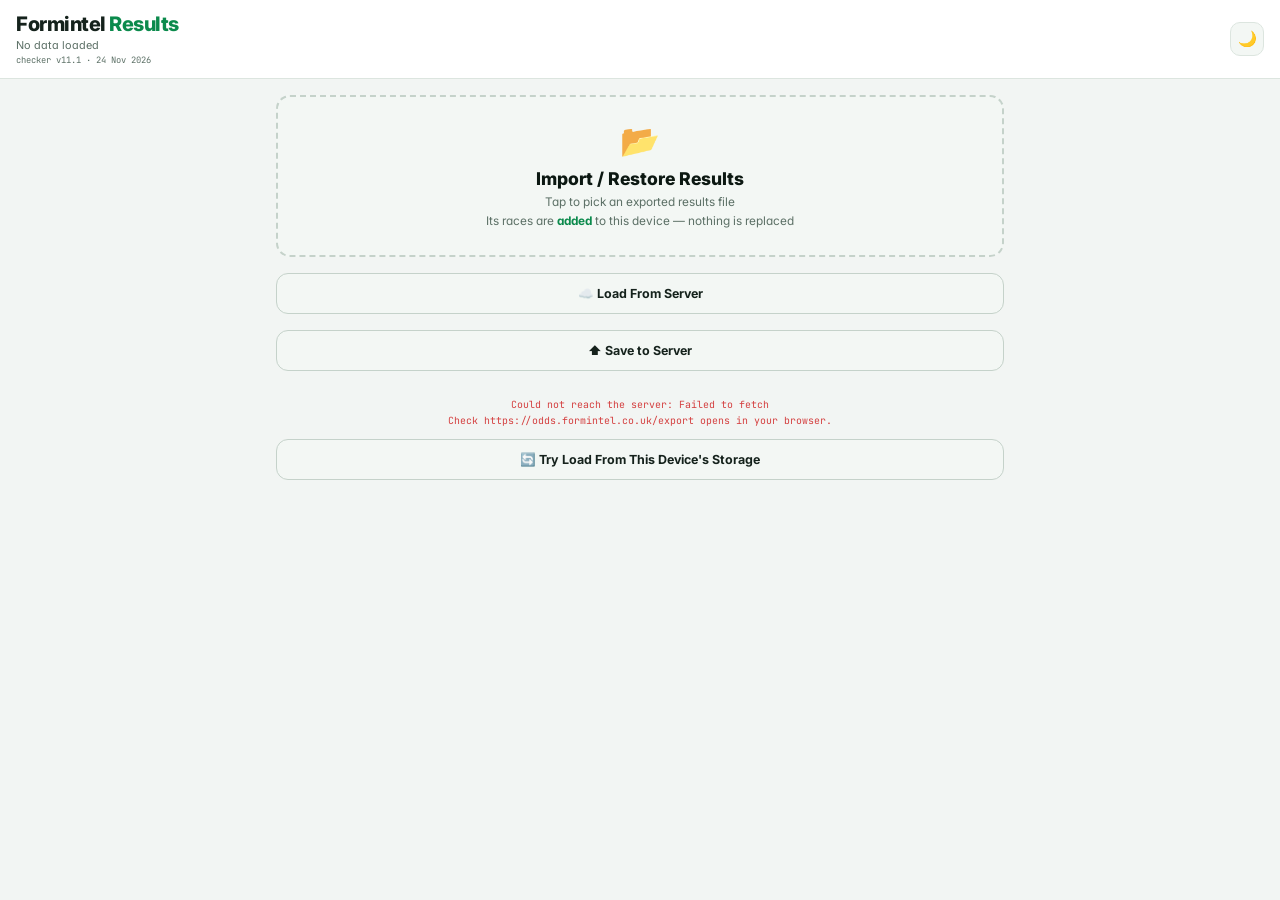
<file: checker.html>
<!DOCTYPE html>
<html lang="en">
<head>
<meta charset="UTF-8">
<meta name="viewport" content="width=device-width, initial-scale=1.0">
<title>Formintel — Results & Backtesting</title>
<link rel="apple-touch-icon" href="apple-touch-icon.png">
<meta name="theme-color" content="#0b100e">
<script src="theme.js?v=1.0"></script>
<link rel="preconnect" href="https://fonts.googleapis.com">
<link rel="preconnect" href="https://fonts.gstatic.com" crossorigin>
<link href="https://fonts.googleapis.com/css2?family=Inter:wght@400;500;600;700;800&family=JetBrains+Mono:wght@400;500;600&display=swap" rel="stylesheet">
<link rel="stylesheet" href="theme.css?v=1.0">
<style>
  *{box-sizing:border-box;margin:0;padding:0;-webkit-tap-highlight-color:transparent}
  body{min-height:100vh;padding-bottom:60px}
  #app{max-width:760px;margin:0 auto}

  /* Header */
  .hdr{display:flex;align-items:center;justify-content:space-between;gap:10px;padding:12px 16px;padding-top:max(12px, env(safe-area-inset-top));
       border-bottom:1px solid var(--bd);position:sticky;top:0;background:var(--hdr);-webkit-backdrop-filter:saturate(1.6) blur(14px);backdrop-filter:saturate(1.6) blur(14px);z-index:10}
  .hdr h1{font-size:1.25rem;font-weight:800;letter-spacing:-.5px;color:var(--tx)}
  .hdr h1 b{color:var(--g);font-weight:800}
  .hdr-sub{font-size:.68rem;color:var(--mt);margin-top:2px}
  .hdr-btn{font:600 .7rem var(--sans);padding:7px 10px;border-radius:10px;border:1px solid var(--bd);background:var(--sf2);color:var(--tx);cursor:pointer;white-space:nowrap}

  /* Tab bar: one scrolling row of pills */
  .tabs{display:flex;gap:4px;overflow-x:auto;scrollbar-width:none;padding:6px 8px;border-bottom:1px solid var(--bd);background:var(--hdr);-webkit-backdrop-filter:saturate(1.6) blur(14px);backdrop-filter:saturate(1.6) blur(14px);position:sticky;top:61px;z-index:9}
  .tabs::-webkit-scrollbar{display:none}
  .tab-btn{flex:0 0 auto;padding:8px 12px;font:600 .74rem var(--sans);text-align:center;color:var(--mt);cursor:pointer;border:none;
           background:transparent;border-radius:10px;white-space:nowrap;transition:background .15s,color .15s}
  .tab-btn.active{color:var(--g-ink);background:var(--g)}

  /* Import */
  .import-zone{margin:16px;padding:24px 20px;border:2px dashed var(--bd2);border-radius:var(--radius);background:var(--sf2);
               text-align:center;cursor:pointer;transition:all .2s;position:relative}
  .import-zone:hover{border-color:var(--green);background:rgba(var(--g-rgb),.04)}
  .import-zone input{position:absolute;inset:0;opacity:0;cursor:pointer;width:100%;height:100%}
  .import-icon{font-size:2rem;margin-bottom:8px}
  .import-title{font-size:1.1rem;font-weight:800;color:var(--white);margin-bottom:4px}
  .import-sub{font-size:.74rem;color:var(--mt);line-height:1.6}
  .import-sub b{color:var(--green)}

  .ls-btn{display:block;width:calc(100% - 32px);margin:0 16px 16px;padding:12px;border-radius:12px;
          border:1px solid var(--bd2);background:var(--sf2);color:var(--text);
          font:700 .78rem var(--sans);cursor:pointer}
  .ls-btn:hover{border-color:var(--green);color:var(--green)}

  /* Stat cards */
  .summary{display:grid;grid-template-columns:repeat(3,1fr);gap:10px;padding:16px}
  .stat-card{background:var(--sf);border:1px solid var(--bd);border-radius:var(--radius);box-shadow:var(--shadow-sm);
             padding:14px 12px;text-align:center;position:relative;overflow:hidden}
  .stat-card::before{content:'';position:absolute;top:0;left:0;right:0;height:3px;border-radius:10px 10px 0 0}
  .stat-card.win::before{background:var(--green)}.stat-card.place::before{background:var(--gold)}
  .stat-card.loss::before{background:var(--red)}.stat-card.total::before{background:var(--blue)}
  .stat-card.rank::before{background:var(--mt)}.stat-card.streak::before{background:var(--orange)}
  .stat-num{font-size:1.9rem;font-weight:800;letter-spacing:-1px;line-height:1.05;margin-bottom:4px}
  .win .stat-num{color:var(--green)}.place .stat-num{color:var(--gold)}.loss .stat-num{color:var(--red)}
  .total .stat-num{color:var(--blue)}.rank .stat-num{color:var(--mt)}.streak .stat-num{color:var(--orange)}
  .stat-label{font-size:.62rem;font-weight:600;color:var(--mt);line-height:1.3}

  /* Chart */
  .chart-wrap{margin:0 16px 16px;background:var(--sf);border:1px solid var(--bd);border-radius:var(--radius);padding:16px;box-shadow:var(--shadow-sm)}
  .chart-title{font-size:.86rem;font-weight:700;color:var(--tx);margin-bottom:14px}
  .bar-row{display:flex;align-items:center;gap:10px;margin-bottom:10px}
  .bar-label{font-size:.74rem;font-weight:600;color:var(--text);width:52px;flex-shrink:0}
  .bar-track{flex:1;height:20px;background:rgba(var(--ov-rgb),.04);border-radius:4px;overflow:hidden}
  .bar-fill{height:100%;border-radius:4px;display:flex;align-items:center;padding-left:8px;
            font-family:var(--mono);font-size:.6rem;font-weight:600;white-space:nowrap;min-width:2px}
  .bar-fill.win{background:linear-gradient(90deg,var(--g),var(--g));color:#000}
  .bar-fill.place{background:linear-gradient(90deg,var(--gold),var(--gold));color:#000}
  .bar-fill.loss{background:linear-gradient(90deg,var(--re),var(--re));color:#fff}
  .bar-pct{font-family:var(--mono);font-size:.65rem;color:var(--text);width:36px;text-align:right;flex-shrink:0}

  /* Section header */
  .section-hdr{font-size:.8rem;font-weight:700;
               color:var(--tx);padding:0 16px 10px;display:flex;align-items:center;gap:8px}
  .section-hdr::before{content:'';display:block;width:20px;height:1px;background:var(--green)}

  /* Filter bar */
  .filter-bar{display:flex;gap:8px;padding:0 16px 14px;overflow-x:auto;scrollbar-width:none}
  .filter-bar::-webkit-scrollbar{display:none}
  .filter-btn{font:600 .72rem var(--sans);
              padding:6px 14px;border-radius:20px;border:1px solid var(--bd);background:transparent;
              color:var(--mt);cursor:pointer;white-space:nowrap;transition:all .2s}
  .filter-btn.active{background:rgba(var(--g-rgb),.12);border-color:rgba(var(--g-rgb),.4);color:var(--green)}

  /* Race cards */
  .races{padding:0 16px;display:flex;flex-direction:column;gap:10px}
  .race-card{background:var(--sf);border:1px solid var(--bd);border-radius:var(--radius);box-shadow:var(--shadow-sm);overflow:hidden;animation:fadeIn .3s ease both}
  @keyframes fadeIn{from{opacity:0;transform:translateY(8px)}to{opacity:1;transform:none}}
  .race-card.win{border-left:3px solid var(--green)}.race-card.place{border-left:3px solid var(--gold)}.race-card.loss{border-left:3px solid var(--bd2)}
  .race-top{display:flex;align-items:center;justify-content:space-between;padding:12px 14px 8px}
  .race-name{font-size:.95rem;font-weight:800;color:var(--white);letter-spacing:-.2px}
  .race-meta{font-family:var(--mono);font-size:.58rem;color:var(--mt);margin-top:2px}
  .race-badge{font-size:.64rem;font-weight:700;padding:4px 10px;border-radius:999px;letter-spacing:.3px}
  .badge-win{background:rgba(var(--g-rgb),.15);color:var(--green);border:1px solid rgba(var(--g-rgb),.3)}
  .badge-place{background:rgba(var(--gold-rgb),.12);color:var(--gold);border:1px solid rgba(var(--gold-rgb),.3)}
  .badge-loss{background:rgba(var(--re-rgb),.08);color:var(--mt);border:1px solid var(--bd2)}
  .race-body{padding:0 14px 12px;display:flex;flex-direction:column;gap:5px}
  .race-row{display:flex;align-items:baseline;gap:8px}
  .race-row-label{font-family:var(--mono);font-size:.58rem;color:var(--mt);text-transform:uppercase;letter-spacing:1px;width:52px;flex-shrink:0}
  .race-row-val{color:var(--text);font-size:.82rem}
  .rank-1{color:var(--green);font-weight:600}.rank-2{color:var(--gold)}.rank-3{color:#cd7f32}.rank-bad{color:var(--mt)}
  .preds-list{display:flex;flex-wrap:wrap;gap:4px;margin-top:2px}
  .pred-chip{font-family:var(--mono);font-size:.58rem;padding:2px 7px;border-radius:4px;background:rgba(var(--ov-rgb),.04);border:1px solid var(--bd);color:var(--mt)}
  .pred-chip.is-winner{background:rgba(var(--g-rgb),.12);border-color:rgba(var(--g-rgb),.3);color:var(--green)}
  .pred-chip.is-placed{background:rgba(var(--gold-rgb),.1);border-color:rgba(var(--gold-rgb),.25);color:var(--gold)}

  /* Backtesting */
  .bt-wrap{padding:0 16px}
  .bt-card{background:var(--sf);border:1px solid var(--bd);border-radius:var(--radius);box-shadow:var(--shadow-sm);padding:16px;margin-bottom:12px}
  .bt-title{font-size:.88rem;font-weight:700;color:var(--tx);margin-bottom:12px}

  .bt-controls{display:flex;flex-direction:column;gap:10px;margin-bottom:16px}
  .bt-control-row{display:flex;gap:8px;align-items:flex-end;flex-wrap:wrap}
  .bt-input-wrap{flex:1;min-width:100px}
  .bt-input-label{font-family:var(--mono);font-size:.55rem;color:var(--mt);text-transform:uppercase;letter-spacing:1px;margin-bottom:4px}
  .bt-input{width:100%;background:var(--inp);border:1px solid var(--bd2);border-radius:10px;
            color:var(--text);font-family:var(--mono);font-size:.8rem;padding:8px 10px;outline:none}
  .bt-input:focus{border-color:var(--green)}
  .bt-run{width:100%;padding:12px;border-radius:12px;border:none;background:rgba(var(--g-rgb),.15);
          border:1px solid rgba(var(--g-rgb),.3);color:var(--green);font-family:var(--mono);
          font-size:.74rem;cursor:pointer;font-weight:700}
  .bt-run:hover{background:rgba(var(--g-rgb),.25)}

  /* Strategy comparison table */
  .strat-table{width:100%;border-collapse:collapse;font-size:.72rem}
  .strat-table th{font-family:var(--mono);font-size:.55rem;text-transform:uppercase;letter-spacing:1px;
                  color:var(--mt);padding:6px 8px;text-align:left;border-bottom:1px solid var(--bd)}
  .strat-table td{padding:8px 8px;border-bottom:1px solid rgba(var(--ov-rgb),.04);vertical-align:top}
  .strat-table tr:last-child td{border-bottom:none}
  .strat-name{font-family:var(--mono);font-size:.68rem;color:var(--text);font-weight:600}
  .strat-detail{font-family:var(--mono);font-size:.58rem;color:var(--mt);margin-top:2px}
  .profit-pos{color:var(--green);font-family:var(--mono);font-weight:600}
  .profit-neg{color:var(--red);font-family:var(--mono)}
  .profit-neu{color:var(--mt);font-family:var(--mono)}

  /* P&L curve */
  .pnl-curve{width:100%;height:120px;margin-top:12px;position:relative}
  .pnl-svg{width:100%;height:100%}
  .pnl-axis{display:flex;justify-content:space-between;margin-top:6px;font-family:var(--mono);font-size:.58rem;color:var(--mt)}
  /* Time range tabs on the P&L chart */
  .rng{display:flex;gap:2px;padding:3px;border:1px solid var(--bd);border-radius:10px;background:var(--sf2)}
  .rng-btn{flex:1 1 0;min-width:0;padding:7px 4px;border:none;border-radius:8px;background:transparent;color:var(--mt);
           font:600 .7rem var(--sans);white-space:nowrap;cursor:pointer;transition:background .15s,color .15s}
  .rng-btn.active{background:var(--g);color:var(--g-ink)}
  .rng-btn:focus-visible{outline:2px solid var(--g);outline-offset:1px}
  .rng-empty{padding:28px 4px 12px;text-align:center;font-size:.74rem;color:var(--mt)}

  /* Threshold finder */
  .threshold-rows{display:flex;flex-direction:column;gap:6px;margin-top:4px}
  .threshold-row{display:grid;grid-template-columns:1fr 1fr 1fr 1fr;gap:6px;
                 padding:6px 8px;border-radius:6px;background:rgba(var(--ov-rgb),.03);
                 border:1px solid var(--bd);font-family:var(--mono);font-size:.65rem}
  .threshold-row.best{background:rgba(var(--g-rgb),.07);border-color:rgba(var(--g-rgb),.25)}
  .threshold-row-hdr{display:grid;grid-template-columns:1fr 1fr 1fr 1fr;gap:6px;
                     padding:4px 8px;font-family:var(--mono);font-size:.55rem;
                     text-transform:uppercase;letter-spacing:1px;color:var(--mt)}

  .reset-btn{display:block;margin:16px 16px 0;width:calc(100% - 32px);padding:12px;border-radius:12px;
             border:1px solid var(--bd);background:transparent;color:var(--mt);font-family:var(--mono);
             font-size:.65rem;text-transform:uppercase;letter-spacing:2px;cursor:pointer}
  .reset-btn:hover{border-color:var(--gold);color:var(--gold)}

  .tab-content{display:none}
  .tab-content.active{display:block}
  /* Sweet Spot tab */
  .sw-cards{display:grid;grid-template-columns:1fr 1fr;gap:10px;margin-bottom:10px}
  .sw-card{background:var(--card);border:1px solid var(--bd);border-radius:14px;padding:12px;box-shadow:var(--shadow-sm);min-width:0}
  .sw-card.test{border-color:rgba(var(--g-rgb),.45)}
  .sw-k{font-family:var(--mono);font-size:.55rem;color:var(--mt);letter-spacing:1px;text-transform:uppercase;margin-bottom:6px}
  .sw-big{font-size:1.4rem;font-weight:800;color:var(--text);line-height:1.1}
  .sw-big.good{color:var(--g)} .sw-big.bad{color:var(--re)}
  .sw-sub{font-family:var(--mono);font-size:.6rem;color:var(--mt);margin-top:4px;line-height:1.5}
  .sw-verdict{background:var(--sf2);border:1px solid var(--bd);border-radius:12px;padding:10px 12px;font-size:.74rem;line-height:1.55;color:var(--text);margin-bottom:10px}
  .sw-chart{position:relative;background:var(--card);border:1px solid var(--bd);border-radius:14px;padding:10px 10px 4px;margin-bottom:10px}
  .sw-tip{position:absolute;pointer-events:none;background:var(--sf);border:1px solid var(--bd2);border-radius:8px;padding:6px 8px;font-size:.66rem;
    line-height:1.4;color:var(--text);box-shadow:var(--shadow);display:none;white-space:nowrap;z-index:2}
  .sw-tip b{font-size:.78rem}
  /* Late Money tab */
  .lm-bar{display:flex;flex-wrap:wrap;gap:8px;margin-bottom:10px}
  .lm-bar label{flex:1 1 140px;min-width:0;display:flex;flex-direction:column;gap:4px;font-family:var(--mono);font-size:.56rem;
    color:var(--mt);text-transform:uppercase;letter-spacing:.5px}
  .lm-bar select{width:100%;min-width:0;background:var(--inp);border:1px solid var(--bd2);border-radius:10px;color:var(--text);
    font:500 16px var(--sans);padding:8px 8px;outline:none;text-transform:none;letter-spacing:0}
  .lm-bar select:focus{border-color:var(--green)}
  .lm-chips{display:flex;flex-wrap:wrap;gap:6px;margin-bottom:10px}
  .lm-chip{font-family:var(--mono);font-size:.58rem;color:var(--mt);background:var(--sf2);border:1px solid var(--bd);border-radius:999px;padding:3px 9px;line-height:1.5}
  .lm-chip.warn{color:var(--gold);border-color:rgba(var(--gold-rgb),.4);background:rgba(var(--gold-rgb),.08)}
  .lm-card{background:var(--card);border:1px solid var(--bd);border-radius:14px;padding:12px;margin-bottom:10px;box-shadow:var(--shadow-sm)}
  .lm-h{font-size:.84rem;font-weight:700;color:var(--text);margin-bottom:3px}
  .lm-s{font-size:.68rem;color:var(--mt);line-height:1.45;margin-bottom:8px}
  .lm-tw{overflow-x:auto}
  .lm-tbl{width:100%;border-collapse:collapse;font-family:var(--mono);font-size:.62rem}
  .lm-tbl th{font-weight:400;color:var(--mt);text-align:right;padding:5px 3px;vertical-align:bottom}
  .lm-tbl td{text-align:right;padding:7px 3px;border-top:1px solid var(--bd);color:var(--mt);white-space:nowrap}
  .lm-tbl th:first-child,.lm-tbl td:first-child{text-align:left;white-space:normal}
  .lm-tbl td.k{color:var(--text);font-weight:600}
  .lm-tbl td.v{color:var(--text);font-weight:700}
  .lm-tbl tr.hi td{background:rgba(var(--g-rgb),.07)}
  .lm-tbl .good{color:var(--g);font-weight:700} .lm-tbl .bad{color:var(--re);font-weight:700}
  .lm-row{display:grid;grid-template-columns:1fr auto;gap:10px;padding:8px 0;border-top:1px solid var(--bd)}
  .lm-row .nm{font-size:.8rem;font-weight:700;color:var(--text);overflow-wrap:anywhere}
  .lm-row .mt{font-family:var(--mono);font-size:.58rem;color:var(--mt);margin-top:2px}
  .lm-row .pr{text-align:right;font-family:var(--mono);font-size:.7rem;color:var(--text);white-space:nowrap}
  .lm-row .pr span{display:block;font-size:.6rem;margin-top:2px}
  .lm-code{font-family:var(--mono);font-size:.6rem;line-height:1.6;background:var(--inp);border:1px solid var(--bd2);border-radius:10px;padding:10px;
    white-space:pre-wrap;word-break:break-all;color:var(--text);margin:8px 0;-webkit-user-select:all;user-select:all}
  .lm-btn{border:1px solid var(--bd2);background:var(--sf2);color:var(--text);border-radius:10px;padding:7px 12px;font:600 .72rem var(--sans);cursor:pointer}
  .lm-foot{font-family:var(--mono);font-size:.56rem;color:var(--mt);line-height:1.6;margin-top:4px}
  /* Search: a horse's, jockey's or trainer's last 10 races */
  .srch-bar{display:flex;gap:8px;margin-bottom:12px;align-items:stretch}
  .srch-bar select,.srch-bar input{background:var(--inp);border:1px solid var(--bd2);border-radius:10px;color:var(--text);
    font:500 16px var(--sans);padding:9px 10px;outline:none;min-width:0}
  .srch-bar select{flex:0 0 auto;padding-right:6px}
  .srch-bar input{flex:1 1 auto}
  .srch-bar select:focus,.srch-bar input:focus{border-color:var(--green)}
  .srch-btn{flex:0 0 auto;border:none;border-radius:10px;background:var(--g);color:var(--g-ink);font:700 .8rem var(--sans);padding:0 14px;cursor:pointer}
  .srch-hint{font-size:.74rem;color:var(--mt);line-height:1.55;padding:4px 2px}
  .srch-head{background:var(--card);border:1px solid var(--bd);border-radius:14px;padding:12px 14px;margin-bottom:10px;box-shadow:var(--shadow-sm)}
  .srch-name{font-size:1.15rem;font-weight:800;color:var(--white);line-height:1.2}
  .srch-role{font-family:var(--mono);font-size:.58rem;color:var(--mt);letter-spacing:1px;text-transform:uppercase;margin-bottom:3px}
  .srch-stats{display:flex;gap:14px;flex-wrap:wrap;margin-top:8px}
  .srch-stat b{display:block;font-size:1.05rem;font-weight:800;color:var(--text)}
  .srch-stat b.good{color:var(--g)} .srch-stat b.bad{color:var(--re)}
  .srch-d .nw{white-space:nowrap}
  .srch-stat span{font-family:var(--mono);font-size:.56rem;color:var(--mt);text-transform:uppercase;letter-spacing:.5px}
  .srch-chips{display:flex;gap:6px;flex-wrap:wrap;margin-top:10px;align-items:center}
  .srch-chip{border:1px solid var(--bd2);background:var(--sf2);color:var(--text);border-radius:999px;padding:4px 10px;font:600 .7rem var(--sans);cursor:pointer}
  .srch-run{display:grid;grid-template-columns:48px 1fr auto;gap:10px;align-items:start;background:var(--card);border:1px solid var(--bd);
    border-radius:12px;padding:10px 12px;margin-bottom:8px}
  .srch-pos{border-radius:9px;text-align:center;padding:5px 0;background:var(--sf2);border:1px solid var(--bd)}
  .srch-pos b{display:block;font-size:.95rem;font-weight:800;color:var(--text);line-height:1.1}
  .srch-pos span{font-family:var(--mono);font-size:.52rem;color:var(--mt)}
  .srch-pos.p1{background:rgba(var(--g-rgb),.14);border-color:rgba(var(--g-rgb),.45)} .srch-pos.p1 b{color:var(--g)}
  .srch-pos.p23{background:rgba(var(--gold-rgb),.12);border-color:rgba(var(--gold-rgb),.4)} .srch-pos.p23 b{color:var(--gold)}
  .srch-pos.pnf{background:rgba(var(--re-rgb),.08);border-color:rgba(var(--re-rgb),.35)} .srch-pos.pnf b{color:var(--re)}
  .srch-main{min-width:0}
  .srch-t{font-size:.86rem;font-weight:700;color:var(--text);line-height:1.3;overflow-wrap:anywhere}
  .srch-m{font-family:var(--mono);font-size:.6rem;color:var(--mt);margin-top:2px;line-height:1.5}
  .srch-d{font-size:.68rem;color:var(--mt);margin-top:3px;line-height:1.45}
  .srch-fi{display:inline-block;margin-top:5px;font-family:var(--mono);font-size:.58rem;padding:2px 7px;border-radius:5px;
    border:1px solid rgba(var(--bl2-rgb),.35);background:rgba(var(--bl2-rgb),.08);color:var(--bl)}
  .srch-sp{text-align:right;font-family:var(--mono);font-size:.8rem;font-weight:700;color:var(--text);white-space:nowrap}
  .srch-sp span{display:block;font-size:.52rem;font-weight:400;color:var(--mt)}
  .srch-foot{font-family:var(--mono);font-size:.56rem;color:var(--mt);line-height:1.6;margin-top:6px}
  .srch-note{background:rgba(var(--gold-rgb),.08);border:1px solid rgba(var(--gold-rgb),.3);border-radius:12px;padding:10px 12px;
    font-size:.72rem;line-height:1.5;color:var(--text);margin-bottom:10px}

  /* Bet tracker modal & legs */
  .modal-title{font-size:1.3rem;font-weight:800;color:var(--white);
               letter-spacing:.5px;margin-bottom:14px}
  .modal-row{display:flex;gap:8px;margin-bottom:10px}
  .leg-row{display:flex;align-items:center;gap:6px;margin-bottom:8px;flex-wrap:wrap}
  .leg-num{font-size:1rem;font-weight:800;color:var(--mt);
           width:20px;flex-shrink:0;text-align:center}
  .leg-name{flex:1;min-width:100px}
  .leg-result{display:flex;gap:4px;flex-shrink:0}
</style>
</head>
<body>

<div class="hdr">
  <div style="min-width:0">
    <h1>Formintel <b>Results</b></h1>
    <div class="hdr-sub" id="subtitle">No data loaded</div>
    <div style="font-family:var(--mono);font-size:.55rem;color:var(--mt);margin-top:2px">checker v11.1 · 24 Nov 2026</div>
  </div>
  <div style="display:flex;align-items:center;gap:6px;flex-shrink:0">
    <button id="sync-btn" class="hdr-btn" onclick="pushToServer(true)" title="Save to Server" style="display:none">⬆️ Sync</button>
    <button id="syncid-btn" class="hdr-btn" onclick="changeSyncId()" title="View or change sync ID" style="display:none">🔑</button>
    <button class="theme-btn" data-theme-icon onclick="fiTheme.toggle()" aria-label="Light or dark mode">☀️</button>
  </div>
</div>

<div class="tabs" id="tab-bar" style="display:none">
  <button class="tab-btn active" onclick="showTab('overview')">Overview</button>
  <button class="tab-btn" onclick="showTab('backtest')">Backtest</button>
  <button class="tab-btn" onclick="showTab('races')">Race Log</button>
  <button class="tab-btn" onclick="showTab('search')">🔍 Search</button>
  <button class="tab-btn" onclick="showTab('sweet')">📈 Sweet Spot</button>
  <button class="tab-btn" onclick="showTab('late')">⚡ Late Money</button>
  <button class="tab-btn" onclick="showTab('bets')">💰 Bets</button>
  <button class="tab-btn" onclick="showTab('insights')">🔬 Insights</button>
  <button class="tab-btn" onclick="showTab('bf')">👀 BF Watch</button>
  <button class="tab-btn" onclick="showTab('value')">💰 Value</button>
  <button class="tab-btn" onclick="showTab('placepot')">🎯 Placepot</button>
  <button class="tab-btn" onclick="showTab('dutch')">💷 Dutching</button>
  <button class="tab-btn" onclick="showTab('nap')">⭐ Nap</button>
  <button class="tab-btn" onclick="showTab('conf')">🎯 Confidence</button>
  <button class="tab-btn" onclick="showTab('jockeys')">🏇 Jockeys</button>
  <button class="tab-btn" onclick="showTab('weather')">🌦 Weather</button>
</div>

<div id="app">
  <!-- Import shown before data loads -->
</div>

<script src="plog.js?v=6.4"></script>
<script src="courses.js?v=1.1"></script>
<script>
var LOG_KEY = 'rq_pred_log_v1';
var loadedLog = null;
var currentFilter = 'all';
var currentTab = 'overview';

// ── Utilities ───────────────────────────────────────────────
function esc(s){ return String(s||'').replace(/&/g,'&amp;').replace(/</g,'&lt;').replace(/>/g,'&gt;'); }
function classify(e){ return e.topPickWon?'win':e.topPickPlaced?'place':'loss'; }
function pct(n,t){ return t?Math.round(n/t*100)+'%':'0%'; }
function fmt(n){ return (n>=0?'+':'')+n.toFixed(2); }

// The log is stored compressed by month (plog.js, shared with the predictor).
function tryLocalStorage() {
  try { var d = FIPlog.read(); if (Array.isArray(d) && d.length) return d; } catch(e){}
  return null;
}

function tryLS() {
  var data = tryLocalStorage();
  if (data) { loadedLog=data; showTab('overview'); renderAll(); }
  else alert('No Formintel results found in storage.\n\nExport from the Predictor via ⬇ Export Results JSON then import here.');
}

function loadFile(input) {
  var file = input.files && input.files[0];
  if (!file) return;
  var reader = new FileReader();
  reader.onload = function(e) {
    var data;
    try {
      data = JSON.parse(e.target.result);
      if (!Array.isArray(data)||!data.length) throw new Error('Empty or invalid file');
      if (!data[0].raceKey) throw new Error('Not a Formintel results file');
    } catch(err) { alert('Could not read file: '+err.message); return; }
    // Restore: ADD the file's races to what this device already holds and save
    // them. Never replace — a backup from last week must not wipe newer races.
    var r = mergeIntoStorage(data);
    loadedLog = r.log;
    showTab('overview');
    renderAll();
    if (!r.saved) {
      alert('Showing ' + r.log.length + ' races, but they could not be saved on this device' +
        (r.quota ? ' (storage is full — try Setup → Free up storage in the Predictor)' : '') +
        '. Nothing already saved was changed.');
    } else if (r.added) {
      alert('Restored ' + r.added + ' races from the file and saved them on this device.\n' +
        'You now have ' + r.log.length + ' races in total.');
    } else {
      alert('All ' + data.length + ' races in this file are already saved on this device.');
    }
  };
  reader.readAsText(file);
}

function showTab(tab) {
  currentTab = tab;
  document.querySelectorAll('.tab-btn').forEach(function(b,i){
    b.classList.toggle('active', ['overview','backtest','races','search','sweet','late','bets','insights','bf','value','placepot','dutch','nap','conf','jockeys','weather'][i]===tab);
  });
  document.querySelectorAll('.tab-content').forEach(function(c){
    c.classList.remove('active');
  });
  var el = document.getElementById('tab-'+tab);
  if (el) el.classList.add('active');
  try { var ab = document.querySelector('.tab-btn.active'); if (ab && ab.scrollIntoView) ab.scrollIntoView({ block: 'nearest', inline: 'center' }); } catch(e) {}
  // Always re-render bets tab so it picks up localStorage saves from predictor
  if (tab === 'bets') renderBets();
  if (tab === 'insights') renderInsights();
  if (tab === 'bf') renderBFWatch();
  if (tab === 'value') renderValueTab();
  if (tab === 'placepot') renderPlacepotTab();
  if (tab === 'dutch') renderDutchTab();
  if (tab === 'nap') renderNapTab();
  if (tab === 'conf') renderConfTab();
  if (tab === 'jockeys') renderJockeyTab();
  if (tab === 'weather') renderWeatherTab();
  if (tab === 'search') renderSearchTab();
  if (tab === 'sweet') renderSweetTab();
  if (tab === 'late') renderLateTab();
}

function resetData(){ loadedLog=null; currentFilter='all'; document.getElementById('tab-bar').style.display='none'; ['sync-btn','syncid-btn'].forEach(function(i){var b=document.getElementById(i); if(b) b.style.display='none';}); renderImport(); }
function setFilter(val){ currentFilter=val; renderRaces(); }

// ── Main render ─────────────────────────────────────────────
function renderAll() {
  var log = loadedLog;
  if (!log||!log.length){ renderImport(); return; }

  document.getElementById('tab-bar').style.display='flex';
  ['sync-btn','syncid-btn'].forEach(function(i){var b=document.getElementById(i); if(b) b.style.display='block';});
  var sorted = log.slice().sort(function(a,b){
    return (b.date||'').localeCompare(a.date||'') || (b.time||'').localeCompare(a.time||'');
  });

  var total  = sorted.length;
  var wins   = sorted.filter(function(e){return e.topPickWon;}).length;
  var places = sorted.filter(function(e){return !e.topPickWon&&e.topPickPlaced;}).length;
  var losses = total-wins-places;

  var maxStreak=0,curStreak=0;
  sorted.forEach(function(e,i){
    if(i===0||(classify(e)!=='loss')===(classify(sorted[i-1])!=='loss')) curStreak++;
    else curStreak=1;
    if(curStreak>maxStreak) maxStreak=curStreak;
  });

  var ranked=sorted.filter(function(e){return e.winnerRank>0;});
  var avgRank=ranked.length?(ranked.reduce(function(s,e){return s+e.winnerRank;},0)/ranked.length).toFixed(1):'-';

  document.getElementById('subtitle').textContent = total+' race'+(total!==1?'s':'')+' logged';

  var app = document.getElementById('app');
  app.innerHTML =
    '<div class="tab-content active" id="tab-overview">' + renderOverview(sorted,total,wins,places,losses,avgRank,maxStreak) + '</div>' +
    '<div class="tab-content" id="tab-backtest">' + renderBacktest(sorted) + '</div>' +
    '<div class="tab-content" id="tab-races" id="tab-races"></div>' +
    '<div class="tab-content" id="tab-search"></div>' +
    '<div class="tab-content" id="tab-sweet"></div>' +
    '<div class="tab-content" id="tab-late"></div>' +
    '<div class="tab-content" id="tab-bets"></div>' +
    '<div class="tab-content" id="tab-insights"></div>' +
    '<div class="tab-content" id="tab-bf"></div>' +
    '<div class="tab-content" id="tab-value"></div>' +
    '<div class="tab-content" id="tab-placepot"></div>' +
    '<div class="tab-content" id="tab-dutch"></div>' +
    '<div class="tab-content" id="tab-nap"></div>' +
    '<div class="tab-content" id="tab-conf"></div>' +
    '<div class="tab-content" id="tab-jockeys"></div>' +
    '<div class="tab-content" id="tab-weather"></div>';

  renderRaces();
  runDefaultBacktest(sorted);
  renderBets();
  renderInsights();
}

// ── Overview tab ────────────────────────────────────────────
function renderOverview(sorted,total,wins,places,losses,avgRank,maxStreak) {
  var h = '<div class="summary">';
  h += sc('win',   pct(wins,total),  'Win<br>Rate');
  h += sc('place', pct(places,total),'Place<br>Rate');
  h += sc('loss',  pct(losses,total),'Loss<br>Rate');
  h += sc('total', total,            'Races<br>Logged');
  h += sc('rank',  avgRank,          'Avg Winner<br>Rank');
  h += sc('streak',maxStreak,        'Best<br>Streak');
  h += '</div>';

  h += renderRatingTiers(sorted);

  h += '<div class="chart-wrap"><div class="chart-title">Result Breakdown</div>';
  h += br('Wins',   wins,   total, 'win');
  h += br('Places', places, total, 'place');
  h += br('Losses', losses, total, 'loss');
  h += '</div>';

  // P&L curve (flat £1 stake), with All time / 6 months / 1 month / 1 week
  h += renderPnlCard(sorted);

  h += renderMonthlyTable(sorted);
  h += renderPriceTiming(sorted);

  return h;
}

// ── Win rate by rating ───────────────────────────────────────────────────────
// The headline win rate counts every race, and across every race no method
// wins much more often than the favourite does (about a third of the time).
// The win rate only rises by being choosier, so this shows how often the top
// pick has won when Formintel rated it at least so highly — and whether those
// picks paid at the logged prices. Only races on today's rating scale are
// counted (the ones that record which model scored them).
function tierRows(rows) {
  return (rows || []).filter(function(e){
    return e && e.mv && e.date && (e.topPickOdds || 0) > 1 && (e.topPickConf || 0) > 0 && e.actual && e.actual.length;
  });
}
function tierStats(cur, lo) {
  var n = 0, w = 0, ret = 0;
  cur.forEach(function(e){ if (e.topPickConf >= lo) { n++; if (e.topPickWon) { w++; ret += e.topPickOdds; } } });
  return { lo: lo, n: n, w: w, ret: ret, win: n ? w / n * 100 : 0, roi: n ? (ret - n) / n * 100 : 0 };
}
function niceDay(iso) {
  try { return new Date(iso + 'T12:00:00Z').toLocaleDateString('en-GB', { day: 'numeric', month: 'short', year: 'numeric', timeZone: 'UTC' }); } catch(e) { return iso; }
}
function renderRatingTiers(rows) {
  var cur = tierRows(rows);
  if (cur.length < 100) return '';
  var from = cur.reduce(function(a, e){ return e.date < a ? e.date : a; }, cur[0].date);
  var favN = 0, favW = 0;
  cur.forEach(function(e){ if (e.favName) { favN++; if (e.favWon) favW++; } });
  var all = tierStats(cur, 0);
  var tiers = [25, 30, 35, 40, 50, 60].map(function(lo){ return tierStats(cur, lo); }).filter(function(b){ return b.n >= 20; });
  if (!tiers.length) return '';
  // the tier nearest to "wins half the time", among those with 100+ races
  var half = null;
  tiers.forEach(function(b){ if (b.n >= 100 && (!half || Math.abs(b.win - 50) < Math.abs(half.win - 50))) half = b; });
  function money(v){ return (v < 0 ? '-£' : '+£') + Math.abs(v).toFixed(2); }
  function row(label, b, hi) {
    var pl = b.ret - b.n, col = pl >= 0 ? 'var(--g)' : 'var(--re)';
    return '<tr style="text-align:right;border-top:1px solid var(--bd);background:' + (hi ? 'rgba(var(--g-rgb),0.07)' : 'transparent') + '">'
      + '<td style="text-align:left;padding:7px 4px;color:var(--tx);font-weight:' + (hi ? 700 : 600) + '">' + label + '</td>'
      + '<td style="padding:7px 4px;color:var(--mt)">' + b.n + '</td>'
      + '<td style="padding:7px 4px;color:var(--mt)">' + Math.round(b.n / all.n * 100) + '%</td>'
      + '<td style="padding:7px 4px;color:var(--tx);font-weight:700">' + b.win.toFixed(1) + '%</td>'
      + '<td style="padding:7px 4px;color:' + col + '">' + money(pl) + '</td>'
      + '<td style="padding:7px 4px;color:' + col + ';font-weight:700">' + (b.roi >= 0 ? '+' : '') + b.roi.toFixed(1) + '%</td></tr>';
  }
  var h = '<div class="chart-wrap">';
  h += '<div class="chart-title">Win Rate By Rating — The Stronger The Pick, The More Often It Wins</div>';
  h += '<div style="overflow-x:auto"><table style="width:100%;border-collapse:collapse;font-family:var(--mono);font-size:.62rem">';
  h += '<tr style="color:var(--mt);text-align:right">'
     + '<th style="text-align:left;padding:6px 4px;font-weight:400">Top pick rated</th>'
     + '<th style="padding:6px 4px;font-weight:400">Races</th>'
     + '<th style="padding:6px 4px;font-weight:400">Of all</th>'
     + '<th style="padding:6px 4px;font-weight:400">Win%</th>'
     + '<th style="padding:6px 4px;font-weight:400">£1 P/L</th>'
     + '<th style="padding:6px 4px;font-weight:400">ROI</th></tr>';
  h += row('Every race', all, false);
  tiers.forEach(function(b){ h += row(b.lo + '% or more', b, b === half); });
  h += '</table></div>';
  h += '<div style="font-family:var(--mono);font-size:.6rem;color:var(--mt);padding:10px 4px 2px;line-height:1.6">';
  if (half) {
    h += '<span style="color:var(--g);font-weight:700">▲ Picks rated ' + half.lo + '%+ won ' + half.win.toFixed(0) + '% of the time</span> — '
       + half.n + ' races, about ' + Math.round(half.n / all.n * 100) + ' in every 100.<br>';
  }
  h += 'Across every race the top pick won ' + all.win.toFixed(1) + '%'
     + (favN >= 50 ? '; the favourite won ' + (favW / favN * 100).toFixed(1) + '% of the same races' : '')
     + '. Nothing wins much more often than the favourite across every race, so the win rate rises only by being choosier.<br>'
     + 'A high win rate is not the same as a profit: stronger picks are shorter prices, so judge each row by its ROI. '
     + 'Races from ' + esc(niceDay(from)) + ' on, when the ratings moved to their present scale. £1 win stakes at the logged prices.'
     + '</div></div>';
  return h;
}

// ── When the prices were taken ───────────────────────────────────────────────
// From app v10.5 each result records how many minutes before the off its
// prediction was priced (pm). A prediction made on the last prices before the
// off reads the race far better than one made that morning, so nearly every
// race should land in the first row.
function renderPriceTiming(rows) {
  var r = (rows || []).filter(function(e){ return e && typeof e.pm === 'number' && (e.topPickOdds || 0) > 1 && e.actual && e.actual.length; });
  if (r.length < 10) return '';
  var groups = [
    { label: 'Last 10 min before the off', test: function(m){ return m >= 0 && m <= 10; } },
    { label: '11–60 min before',          test: function(m){ return m > 10 && m <= 60; } },
    { label: 'Over an hour before',       test: function(m){ return m > 60; } },
    { label: 'After the off',             test: function(m){ return m < 0; } }
  ];
  var h = '<div class="chart-wrap">';
  h += '<div class="chart-title">When The Prices Were Taken</div>';
  h += '<div style="overflow-x:auto"><table style="width:100%;border-collapse:collapse;font-family:var(--mono);font-size:.62rem">';
  h += '<tr style="color:var(--mt);text-align:right">'
     + '<th style="text-align:left;padding:6px 4px;font-weight:400">Prediction priced</th>'
     + '<th style="padding:6px 4px;font-weight:400">Races</th>'
     + '<th style="padding:6px 4px;font-weight:400">Of all</th>'
     + '<th style="padding:6px 4px;font-weight:400">Win%</th>'
     + '<th style="padding:6px 4px;font-weight:400">ROI</th></tr>';
  groups.forEach(function(g){
    var n = 0, w = 0, ret = 0;
    r.forEach(function(e){ if (g.test(e.pm)) { n++; if (e.topPickWon) { w++; ret += e.topPickOdds; } } });
    if (!n) return;
    var roi = (ret - n) / n * 100, col = roi >= 0 ? 'var(--g)' : 'var(--re)';
    h += '<tr style="text-align:right;border-top:1px solid var(--bd)">'
       + '<td style="text-align:left;padding:7px 4px;color:var(--tx);font-weight:600">' + g.label + '</td>'
       + '<td style="padding:7px 4px;color:var(--mt)">' + n + '</td>'
       + '<td style="padding:7px 4px;color:var(--mt)">' + Math.round(n / r.length * 100) + '%</td>'
       + '<td style="padding:7px 4px;color:var(--tx);font-weight:700">' + (w / n * 100).toFixed(1) + '%</td>'
       + '<td style="padding:7px 4px;color:' + col + ';font-weight:700">' + (roi >= 0 ? '+' : '') + roi.toFixed(1) + '%</td></tr>';
  });
  h += '</table></div>';
  h += '<div style="font-family:var(--mono);font-size:.6rem;color:var(--mt);padding:10px 4px 2px;line-height:1.6">'
     + 'Recorded from 10 Nov 2026 (app v10.5): ' + r.length + ' races so far. Before that, a race the phone slept through was usually judged on that morning\'s prices. '
     + 'Races in the lower rows are ones where neither the phone nor the server caught the last prices.'
     + '</div></div>';
  return h;
}

// ── Monthly performance table ────────────────────────────────────────────────
// Month-by-month win/place/loss split and flat £1 P&L, so you can see whether
// the model is actually improving rather than judging it on a single day.
function renderMonthlyTable(rows) {
  var priced = (rows || []).filter(function(e){ return e && e.date && (e.topPickOdds || 0) > 1; });
  if (priced.length < 20) return '';

  var byMonth = {};
  priced.forEach(function(e){
    var m = String(e.date).slice(0,7);
    if (!byMonth[m]) byMonth[m] = { n:0, w:0, p:0, ret:0 };
    var b = byMonth[m];
    b.n++;
    if (e.topPickWon) { b.w++; b.ret += (e.topPickOdds || 0); }
    else if (e.topPickPlaced) { b.p++; }
  });

  var months = Object.keys(byMonth).sort();
  if (months.length < 2) return '';

  // Format money with the sign OUTSIDE the £, so a loss reads -£2.00 not £-2.00
  function money(v){ return (v < 0 ? '-£' : '+£') + Math.abs(v).toFixed(2); }

  var MN = ['Jan','Feb','Mar','Apr','May','Jun','Jul','Aug','Sep','Oct','Nov','Dec'];
  function label(m){
    var parts = m.split('-');
    return (MN[parseInt(parts[1],10)-1] || m) + ' ' + parts[0];
  }

  // Best/worst ROI months for highlighting
  var rois = months.map(function(m){ var b=byMonth[m]; return (b.ret-b.n)/b.n*100; });
  var bestRoi = Math.max.apply(null, rois), worstRoi = Math.min.apply(null, rois);

  var h = '<div class="chart-wrap">';
  h += '<div class="chart-title">Monthly Performance — Is The Model Improving?</div>';
  h += '<div style="overflow-x:auto"><table style="width:100%;border-collapse:collapse;font-family:var(--mono);font-size:.62rem">';
  h += '<tr style="color:var(--mt);text-align:right">'
     + '<th style="text-align:left;padding:6px 4px;font-weight:400">Month</th>'
     + '<th style="padding:6px 4px;font-weight:400">Races</th>'
     + '<th style="padding:6px 4px;font-weight:400">Won</th>'
     + '<th style="padding:6px 4px;font-weight:400">Plc</th>'
     + '<th style="padding:6px 4px;font-weight:400">Lost</th>'
     + '<th style="padding:6px 4px;font-weight:400">Win%</th>'
     + '<th style="padding:6px 4px;font-weight:400">£1 P/L</th>'
     + '<th style="padding:6px 4px;font-weight:400">ROI</th></tr>';

  var tn=0, tw=0, tp=0, tret=0;
  months.forEach(function(m){
    var b = byMonth[m];
    var lost = b.n - b.w - b.p;
    var pl = b.ret - b.n;
    var roi = pl / b.n * 100;
    tn+=b.n; tw+=b.w; tp+=b.p; tret+=b.ret;
    var plCol = pl >= 0 ? 'var(--g)' : 'var(--re)';
    // subtle highlight on the best and worst months
    var bg = (roi === bestRoi) ? 'rgba(var(--g-rgb),0.07)' : (roi === worstRoi) ? 'rgba(var(--re-rgb),0.06)' : 'transparent';
    h += '<tr style="text-align:right;border-top:1px solid var(--bd);background:' + bg + '">'
       + '<td style="text-align:left;padding:7px 4px;color:var(--tx);font-weight:600">' + label(m) + '</td>'
       + '<td style="padding:7px 4px;color:var(--mt)">' + b.n + '</td>'
       + '<td style="padding:7px 4px;color:var(--g)">' + b.w + '</td>'
       + '<td style="padding:7px 4px;color:var(--gold)">' + b.p + '</td>'
       + '<td style="padding:7px 4px;color:var(--mt)">' + lost + '</td>'
       + '<td style="padding:7px 4px;color:var(--tx)">' + (b.w/b.n*100).toFixed(1) + '%</td>'
       + '<td style="padding:7px 4px;color:' + plCol + '">' + money(pl) + '</td>'
       + '<td style="padding:7px 4px;color:' + plCol + ';font-weight:700">' + (roi>=0?'+':'') + roi.toFixed(1) + '%</td></tr>';
  });

  var tpl = tret - tn, troi = tpl / tn * 100;
  var tCol = tpl >= 0 ? 'var(--g)' : 'var(--re)';
  h += '<tr style="text-align:right;border-top:2px solid var(--bd)">'
     + '<td style="text-align:left;padding:7px 4px;color:var(--tx);font-weight:700">All</td>'
     + '<td style="padding:7px 4px;color:var(--mt)">' + tn + '</td>'
     + '<td style="padding:7px 4px;color:var(--g)">' + tw + '</td>'
     + '<td style="padding:7px 4px;color:var(--gold)">' + tp + '</td>'
     + '<td style="padding:7px 4px;color:var(--mt)">' + (tn-tw-tp) + '</td>'
     + '<td style="padding:7px 4px;color:var(--tx)">' + (tw/tn*100).toFixed(1) + '%</td>'
     + '<td style="padding:7px 4px;color:' + tCol + '">' + money(tpl) + '</td>'
     + '<td style="padding:7px 4px;color:' + tCol + ';font-weight:700">' + (troi>=0?'+':'') + troi.toFixed(1) + '%</td></tr>';
  h += '</table></div>';

  // Trend read-out: compare the most recent full-ish month against the first
  if (months.length >= 3) {
    var firstRoi = rois[0], lastRoi = rois[rois.length-1];
    var firstWin = byMonth[months[0]].w / byMonth[months[0]].n * 100;
    var lastWin  = byMonth[months[months.length-1]].w / byMonth[months[months.length-1]].n * 100;
    var dRoi = lastRoi - firstRoi, dWin = lastWin - firstWin;
    var arrow = dRoi > 0 ? '▲' : dRoi < 0 ? '▼' : '■';
    var col = dRoi > 0 ? 'var(--g)' : dRoi < 0 ? 'var(--re)' : 'var(--mt)';
    h += '<div style="font-family:var(--mono);font-size:.6rem;color:var(--mt);padding:10px 4px 2px;line-height:1.6">'
       + '<span style="color:' + col + ';font-weight:700">' + arrow + ' ' + label(months[0]) + ' → ' + label(months[months.length-1]) + '</span>'
       + '&nbsp; win rate ' + (dWin>=0?'+':'') + dWin.toFixed(1) + ' pts'
       + ' · ROI ' + (dRoi>=0?'+':'') + dRoi.toFixed(1) + ' pts<br>'
       + 'Note: months with few races swing wildly — judge the trend on months with 300+ races.'
       + '</div>';
  }

  h += '</div>';
  return h;
}

function buildPoints(chronological, wonFn, oddsFn, skipNoOdds) {
  var pnl = 0, points = [0], bets = 0;
  chronological.forEach(function(e) {
    var o = oddsFn(e);
    if (skipNoOdds && (!o || o <= 1)) return; // skip races where fav had no odds
    bets++;
    if (wonFn(e) && o > 1) pnl += o - 1;
    else pnl -= 1;
    points.push(Math.round(pnl*100)/100);
  });
  return { points: points, bets: bets, pnl: pnl };
}

// ── Running P&L: All time / 6 months / 1 month / 1 week ─────────────────────
// Each range starts from £0 on its first race, so it shows how the picks have
// done over that stretch alone. The choice is remembered on this device.
var PNL_RANGE_KEY = 'fi_pnl_range';
var PNL_RANGES = [
  { id: 'all', label: 'All time' },
  { id: '6m',  label: '6 months', months: 6, span: '6 months' },
  { id: '1m',  label: '1 month',  months: 1, span: 'month' },
  { id: '1w',  label: '1 week',   days: 7,   span: 'week' }
];
var _pnlRows = [];
function pnlRange() {
  var v = 'all';
  try { v = localStorage.getItem(PNL_RANGE_KEY) || 'all'; } catch(e) {}
  return PNL_RANGES.some(function(r){ return r.id === v; }) ? v : 'all';
}
function ukTodayISO() {
  try { return new Date().toLocaleDateString('en-CA', { timeZone: 'Europe/London' }); } catch(e) { return new Date().toISOString().slice(0, 10); }
}
// First day of the range, '' for all time. "1 week" is today and the six days
// before it; "1 month" on 11 Nov starts on 12 Oct; "6 months" on 12 May.
function pnlRangeStart(id, today) {
  var r = PNL_RANGES.filter(function(x){ return x.id === id; })[0];
  if (!r || (!r.months && !r.days)) return '';
  var d = new Date(today + 'T12:00:00Z');
  if (isNaN(d.getTime())) return '';
  if (r.days) {
    d.setUTCDate(d.getUTCDate() - (r.days - 1));
  } else {
    var day = d.getUTCDate();
    d.setUTCDate(1);
    d.setUTCMonth(d.getUTCMonth() - r.months);
    var inMonth = new Date(Date.UTC(d.getUTCFullYear(), d.getUTCMonth() + 1, 0)).getUTCDate();
    d.setUTCDate(Math.min(day, inMonth) + 1);
  }
  return d.toISOString().slice(0, 10);
}
function renderPnlCard(sorted) {
  _pnlRows = sorted || [];
  return '<div class="chart-wrap" id="pnlCard">' + pnlCardInner() + '</div>';
}
function pnlCardInner() {
  var id = pnlRange(), from = pnlRangeStart(id, ukTodayISO());
  var rows = from ? _pnlRows.filter(function(e){ return (e.date || '') >= from; }) : _pnlRows;
  var h = '<div class="chart-title" style="margin-bottom:10px">Running P&L — Flat £1 Win Stake</div>';
  h += '<div class="rng" role="tablist" aria-label="Time range">';
  PNL_RANGES.forEach(function(r){
    var on = r.id === id;
    h += '<button type="button" role="tab" aria-selected="' + on + '" class="rng-btn' + (on ? ' active' : '')
       + '" onclick="setPnlRange(\'' + r.id + '\')">' + r.label + '</button>';
  });
  h += '</div>';
  if (!rows.length) {
    var what = PNL_RANGES.filter(function(x){ return x.id === id; })[0].span;
    h += '<div class="rng-empty">No races logged in the last ' + esc(what) + ' (since ' + esc(niceDay(from)) + ').</div>';
    return h;
  }
  h += buildPnlCurve(rows, function(e){ return e.topPickWon; }, function(e){ return e.topPickOdds||0; });
  return h;
}
function setPnlRange(id) {
  try { localStorage.setItem(PNL_RANGE_KEY, id); } catch(e) {}
  var el = document.getElementById('pnlCard');
  if (el) el.innerHTML = pnlCardInner();
}

function buildPnlCurve(sorted, wonFn, oddsFn) {
  var chronological = sorted.slice().reverse();

  // Model top pick line
  var model = buildPoints(chronological, wonFn, oddsFn, false);

  // Market favourite line — only for races where favOdds was recorded
  var hasFavData = sorted.some(function(e){ return e.favOdds > 1; });
  var fav = hasFavData
    ? buildPoints(chronological,
        function(e){ return !!e.favWon; },
        function(e){ return e.favOdds || 0; },
        true)
    : null;

  // Scale both lines on the same axis
  var allPoints = model.points.concat(fav ? fav.points : []);
  var minP = Math.min.apply(null, allPoints);
  var maxP = Math.max.apply(null, allPoints);
  var range = maxP - minP || 1;
  var W = 100, H = 100;

  function toSvgPts(points) {
    return points.map(function(p, i) {
      var x = (i / (points.length - 1 || 1)) * W;
      var y = H - ((p - minP) / range) * H;
      return x + ',' + y;
    }).join(' ');
  }

  var zeroY  = H - ((0 - minP) / range) * H;
  var mCol   = model.pnl >= 0 ? 'var(--g)' : 'var(--re)';
  var fCol   = 'var(--bl)'; // always blue for favourite

  var svg = '<svg class="pnl-svg" viewBox="0 0 100 100" preserveAspectRatio="none">'
    + '<line x1="0" y1="' + zeroY + '" x2="100" y2="' + zeroY
    + '" stroke="rgba(var(--ov-rgb),.18)" stroke-width="1" vector-effect="non-scaling-stroke"/>'
    + '<polyline points="' + toSvgPts(model.points)
    + '" fill="none" stroke="' + mCol + '" stroke-width="2" stroke-linejoin="round" vector-effect="non-scaling-stroke"/>';

  if (fav && fav.points.length > 1) {
    svg += '<polyline points="' + toSvgPts(fav.points)
      + '" fill="none" stroke="' + fCol + '" stroke-width="1.6" stroke-dasharray="5,4" stroke-linejoin="round" vector-effect="non-scaling-stroke"/>';
  }
  svg += '</svg>';

  // First and last race day under the chart
  var first = chronological.length ? chronological[0].date : '', last = chronological.length ? chronological[chronological.length - 1].date : '';
  var axis = (first && last)
    ? '<div class="pnl-axis"><span>' + esc(niceDay(first)) + '</span><span>' + (last !== first ? esc(niceDay(last)) : '') + '</span></div>'
    : '';

  // Legend + summary
  var mWon = 0; chronological.forEach(function(e){ if (wonFn(e)) mWon++; });
  var fN = 0, fWon = 0; chronological.forEach(function(e){ if (e.favOdds > 1) { fN++; if (e.favWon) fWon++; } });
  var label = '<div style="display:flex;flex-wrap:wrap;gap:8px;margin-top:10px;font-family:var(--mono);font-size:.62rem">';
  label += '<span style="color:' + mCol + '">— Model pick &nbsp; ' + fmt(model.pnl)
    + ' P&L &nbsp; ROI ' + (model.bets ? Math.round(model.pnl / model.bets * 100) : 0) + '%'
    + ' &nbsp; won ' + (model.bets ? Math.round(mWon / model.bets * 100) : 0) + '%</span>';
  if (fav && fav.points.length > 1) {
    label += '<span style="color:' + fCol + '">- - Favourite &nbsp; ' + fmt(fav.pnl)
      + ' P&L &nbsp; ROI ' + (fav.bets ? Math.round(fav.pnl / fav.bets * 100) : 0) + '%'
      + ' &nbsp; won ' + (fN ? Math.round(fWon / fN * 100) : 0) + '%</span>';
  } else if (!hasFavData) {
    label += '<span style="color:var(--mt)">Favourite line needs new results (odds must be entered before predicting)</span>';
  }
  label += '<span style="color:var(--mt)">'+sorted.length+' race'+(sorted.length === 1 ? '' : 's')+' · £1 flat stake</span>';
  label += '</div>';

  return '<div class="pnl-curve">' + svg + '</div>' + axis + label;
}

// ── Backtesting tab ─────────────────────────────────────────
function renderBacktest(sorted) {
  var h = '<div class="bt-wrap">';

  // Strategy controls
  h += '<div class="bt-card">';
  h += '<div class="bt-title">Strategy Simulator</div>';
  h += '<div class="bt-controls">';

  h += '<div class="bt-control-row">';
  h += ctrl('Min Confidence (%)', 'bt-min-conf', '0', 'number', '0','100');
  h += ctrl('Min Odds', 'bt-min-odds', '1.5', 'number', '1','999', '0.5');
  h += ctrl('Max Odds', 'bt-max-odds', '99', 'number', '1','999', '0.5');
  h += '</div>';

  h += '<div class="bt-control-row">';
  h += '<div class="bt-input-wrap" style="display:flex;flex-direction:column">';
  h += '<div class="bt-input-label">Value filter</div>';
  h += '<div style="display:flex;border:1px solid var(--bd);border-radius:6px;overflow:hidden">';
  h += '<button id="bt-val-off" onclick="setBtVal(false)" style="flex:1;padding:8px;background:rgba(var(--g-rgb),.15);border:none;color:var(--green);font-family:var(--mono);font-size:.65rem;cursor:pointer">Any</button>';
  h += '<button id="bt-val-on"  onclick="setBtVal(true)"  style="flex:1;padding:8px;background:transparent;border:none;border-left:1px solid var(--bd);color:var(--mt);font-family:var(--mono);font-size:.65rem;cursor:pointer">Value only</button>';
  h += '</div></div>';
  h += ctrl('Stake (£)', 'bt-stake', '1', 'number', '0.1', '100', '0.5');
  h += '</div>';

  h += '<button class="bt-run" onclick="runBacktest()">▶ Run Simulation</button>';
  h += '</div>';
  h += '<div id="bt-results"></div>';
  h += '</div>';

  // Confidence threshold finder
  h += '<div class="bt-card">';
  h += '<div class="bt-title">Confidence Threshold Finder</div>';
  h += '<div style="font-family:var(--mono);font-size:.65rem;color:var(--mt);margin-bottom:12px">';
  h += 'Which confidence cutoff produces the best ROI on your 205 races?</div>';
  h += '<div id="bt-threshold"></div>';
  h += '</div>';

  // Odds range finder
  h += '<div class="bt-card">';
  h += '<div class="bt-title">Best Odds Range</div>';
  h += '<div style="font-family:var(--mono);font-size:.65rem;color:var(--mt);margin-bottom:12px">';
  h += 'Where does the model perform best by price range?</div>';
  h += '<div id="bt-odds-range"></div>';
  h += '</div>';

  h += '</div>'; // bt-wrap
  return h;
}

var btValueOnly = false;
function setBtVal(v) {
  btValueOnly = v;
  document.getElementById('bt-val-off').style.background = v ? 'transparent' : 'rgba(var(--g-rgb),.15)';
  document.getElementById('bt-val-off').style.color = v ? 'var(--mt)' : 'var(--green)';
  document.getElementById('bt-val-on').style.background  = v ? 'rgba(var(--g-rgb),.15)' : 'transparent';
  document.getElementById('bt-val-on').style.color  = v ? 'var(--green)' : 'var(--mt)';
}

function ctrl(label, id, val, type, min, max, step) {
  return '<div class="bt-input-wrap">'
    + '<div class="bt-input-label">'+label+'</div>'
    + '<input class="bt-input" id="'+id+'" type="'+type+'" value="'+val+'"'
    + (min?' min="'+min+'"':'') + (max?' max="'+max+'"':'') + (step?' step="'+step+'"':'')
    + '></div>';
}

function getVal(id, def) {
  var el = document.getElementById(id);
  return el ? (parseFloat(el.value)||def) : def;
}

function simulateStrategy(log, minConf, minOdds, maxOdds, valueOnly, stake) {
  var bets=0, wins=0, pnl=0, points=[0];
  var chron = log.slice().reverse();

  chron.forEach(function(e) {
    var conf = (e.topPickConf||0); // stored as percentage (0-100), not decimal
    var odds = e.topPickOdds||0;
    if (conf < minConf) return;
    if (odds < minOdds || odds > maxOdds) return;
    if (valueOnly) {
      var implied = odds>0 ? 1/odds : 0;
      if ((e.topPickConf||0)/100 < implied) return; // model doesn't beat market
    }
    bets++;
    var staked = stake;
    if (e.topPickWon && odds>1) {
      pnl += (odds-1)*staked;
      wins++;
    } else {
      pnl -= staked;
    }
    points.push(Math.round(pnl*100)/100);
  });

  return { bets:bets, wins:wins, pnl:pnl, roi: bets?pnl/(bets*stake)*100:0, points:points };
}

function runBacktest() {
  if (!loadedLog) return;
  var minConf = getVal('bt-min-conf', 0);
  var minOdds = getVal('bt-min-odds', 1.5);
  var maxOdds = getVal('bt-max-odds', 99);
  var stake   = getVal('bt-stake', 1);
  var res     = simulateStrategy(loadedLog, minConf, minOdds, maxOdds, btValueOnly, stake);

  var col = res.pnl >= 0 ? 'var(--green)' : 'var(--red)';
  var el  = document.getElementById('bt-results');
  if (!el) return;

  var h = '<div style="border-top:1px solid var(--bd);padding-top:14px;margin-top:14px">';
  h += '<div style="display:grid;grid-template-columns:1fr 1fr 1fr 1fr;gap:8px;margin-bottom:14px">';
  h += mini('Bets', res.bets);
  h += mini('Wins', res.wins);
  h += mini('Strike', res.bets?Math.round(res.wins/res.bets*100)+'%':'—');
  h += mini2('P&L', fmt(res.pnl), col);
  h += mini2('ROI', (res.roi>=0?'+':'')+Math.round(res.roi)+'%', col);
  h += mini('Staked', '£'+(res.bets*stake).toFixed(0));
  h += '</div>';

  if (res.bets > 1) {
    // Mini P&L curve
    var W=100,H=60, pts=res.points, minP=Math.min.apply(null,pts), maxP=Math.max.apply(null,pts);
    var range=maxP-minP||1;
    var svgPts = pts.map(function(p,i){
      return (i/(pts.length-1||1)*W)+','+(H-((p-minP)/range*H));
    }).join(' ');
    var zY = H-((0-minP)/range*H);
    h += '<svg style="width:100%;height:60px" viewBox="0 0 100 60" preserveAspectRatio="none">'
      + '<line x1="0" y1="'+zY+'" x2="100" y2="'+zY+'" stroke="rgba(var(--ov-rgb),.15)" stroke-width=".5"/>'
      + '<polyline points="'+svgPts+'" fill="none" stroke="'+col+'" stroke-width="1.5"/>'
      + '</svg>';
  } else {
    h += '<div style="font-family:var(--mono);font-size:.7rem;color:var(--mt);text-align:center;padding:10px">No bets matched these filters</div>';
  }

  h += '</div>';
  el.innerHTML = h;
}

function runDefaultBacktest(sorted) {
  if (!sorted||!sorted.length) return;

  // Threshold finder
  var thEl = document.getElementById('bt-threshold');
  if (thEl) {
    var thresholds = [0,10,15,20,25,30,35,40];
    var rows = thresholds.map(function(t) {
      return Object.assign({ threshold:t }, simulateStrategy(sorted, t, 1.5, 99, false, 1));
    });
    var bestROI = Math.max.apply(null, rows.filter(function(r){return r.bets>=5;}).map(function(r){return r.roi;}));

    var h = '<div class="threshold-row-hdr"><span>Min Conf</span><span>Bets</span><span>Strike</span><span>ROI</span></div>';
    h += '<div class="threshold-rows">';
    rows.forEach(function(r) {
      var isBest = r.bets>=5 && Math.abs(r.roi-bestROI)<0.1;
      var col = r.roi>0?'var(--green)':r.roi<0?'var(--red)':'var(--mt)';
      h += '<div class="threshold-row'+(isBest?' best':'')+'">'
        + '<span style="color:var(--text)">'+r.threshold+'%+'+(isBest?' 🏆':'')+' </span>'
        + '<span style="color:var(--mt)">'+r.bets+'</span>'
        + '<span style="color:var(--mt)">'+(r.bets?Math.round(r.wins/r.bets*100)+'%':'—')+'</span>'
        + '<span style="color:'+col+'">'+(r.roi>=0?'+':'')+Math.round(r.roi)+'%</span>'
        + '</div>';
    });
    h += '</div>';
    thEl.innerHTML = h;
  }

  // Odds range breakdown
  var orEl = document.getElementById('bt-odds-range');
  if (orEl) {
    var ranges = [
      {label:'Evens–2/1', min:1.5, max:3.0},
      {label:'2/1–4/1',   min:3.0, max:5.0},
      {label:'4/1–6/1',   min:5.0, max:7.0},
      {label:'6/1–10/1',  min:7.0, max:11.0},
      {label:'10/1–16/1', min:11.0, max:17.0},
      {label:'16/1+',     min:17.0, max:999},
    ];
    var h2 = '<div class="threshold-row-hdr"><span>Odds Range</span><span>Bets</span><span>Strike</span><span>ROI</span></div>';
    h2 += '<div class="threshold-rows">';
    ranges.forEach(function(range) {
      var r = simulateStrategy(sorted, 0, range.min, range.max, false, 1);
      var col = r.roi>0?'var(--green)':r.roi<0?'var(--red)':'var(--mt)';
      h2 += '<div class="threshold-row">'
        + '<span style="color:var(--text)">'+range.label+'</span>'
        + '<span style="color:var(--mt)">'+r.bets+'</span>'
        + '<span style="color:var(--mt)">'+(r.bets?Math.round(r.wins/r.bets*100)+'%':'—')+'</span>'
        + '<span style="color:'+col+'">'+(r.roi>=0?'+':'')+Math.round(r.roi)+'%</span>'
        + '</div>';
    });
    h2 += '</div>';
    orEl.innerHTML = h2;
  }
}

function mini(label, val) {
  return '<div style="background:rgba(var(--ov-rgb),.03);border:1px solid var(--bd);border-radius:6px;padding:8px;text-align:center">'
    + '<div style="font-family:var(--sans);font-weight:800;font-size:1.4rem;color:var(--white)">' + val + '</div>'
    + '<div style="font-family:var(--mono);font-size:.52rem;text-transform:uppercase;letter-spacing:1px;color:var(--mt)">' + label + '</div>'
    + '</div>';
}
function mini2(label, val, col) {
  return '<div style="background:rgba(var(--ov-rgb),.03);border:1px solid var(--bd);border-radius:6px;padding:8px;text-align:center">'
    + '<div style="font-family:var(--sans);font-weight:800;font-size:1.4rem;color:'+col+'">' + val + '</div>'
    + '<div style="font-family:var(--mono);font-size:.52rem;text-transform:uppercase;letter-spacing:1px;color:var(--mt)">' + label + '</div>'
    + '</div>';
}

// ── Race log tab ─────────────────────────────────────────────
function renderRaces() {
  if (!loadedLog) return;
  var el = document.getElementById('tab-races');
  if (!el) return;

  var sorted = loadedLog.slice().sort(function(a,b){
    return (b.date||'').localeCompare(a.date||'') || (b.time||'').localeCompare(a.time||'');
  });
  var total  = sorted.length;
  var wins   = sorted.filter(function(e){return e.topPickWon;}).length;
  var places = sorted.filter(function(e){return !e.topPickWon&&e.topPickPlaced;}).length;
  var losses = total-wins-places;
  var filtered = currentFilter==='all' ? sorted : sorted.filter(function(e){return classify(e)===currentFilter;});

  var h = '<div class="filter-bar">';
  [['all','All ('+total+')'],['win','🟢 Wins ('+wins+')'],['place','🟡 Places ('+places+')'],['loss','🔴 Losses ('+losses+')']].forEach(function(fb){
    h += '<button class="filter-btn'+(currentFilter===fb[0]?' active':'')+'" onclick="setFilter(\''+fb[0]+'\')">'+fb[1]+'</button>';
  });
  h += '</div><div class="races">';

  if (!filtered.length) {
    h += '<div style="text-align:center;padding:30px;color:var(--mt);font-family:var(--mono);font-size:.75rem">No '+currentFilter+' results yet</div>';
  }

  filtered.forEach(function(entry,idx){
    var cls   = classify(entry);
    var badge = cls==='win'   ? '<span class="race-badge badge-win">✓ Win</span>'
              : cls==='place' ? '<span class="race-badge badge-place">◎ Place</span>'
              :                 '<span class="race-badge badge-loss">✗ Loss</span>';

    var rCls = entry.winnerRank===1?'rank-1':entry.winnerRank===2?'rank-2':entry.winnerRank===3?'rank-3':'rank-bad';
    var rTxt = entry.winnerRank>0 ? '<span class="'+rCls+'">#'+entry.winnerRank+'</span> in predictions' : 'Winner not in top picks';
    var preds  = entry.predictions||[];
    var actual = entry.actual||[];
    var chips  = preds.slice(0,5).map(function(p,i){
      var iW=actual[0]&&p.name===actual[0],iP=actual.indexOf(p.name)>-1;
      var cc=iW?' is-winner':iP?' is-placed':'';
      var sc=p.score?' '+Math.round(p.score*100)+'%':'';
      return '<span class="pred-chip'+cc+'">'+(i+1)+'. '+esc(p.name)+sc+'</span>';
    }).join('');

    var course=[entry.course,entry.time,entry.dist].filter(Boolean).join(' · ');
    var conf = entry.topPickConf ? Math.round(entry.topPickConf*100)+'%' : '—';
    var odds = entry.topPickOdds ? entry.topPickOdds.toFixed(1) : '—';

    h += '<div class="race-card '+cls+'" style="animation-delay:'+(idx*.03)+'s">';
    h += '<div class="race-top"><div><div class="race-name">'+esc(course)+'</div>';
    h += '<div class="race-meta">'+esc(entry.date||'')+(entry.going?' · '+esc(entry.going):'')+' · Conf '+conf+' · Odds '+odds+'</div></div>'+badge+'</div>';
    h += '<div class="race-body">';
    h += '<div class="race-row"><span class="race-row-label">Winner</span><span class="race-row-val">'+esc((actual[0])||'—')+'</span></div>';
    h += '<div class="race-row"><span class="race-row-label">Top Pick</span><span class="race-row-val">'+esc(preds[0]?preds[0].name:'—')+'</span></div>';
    h += '<div class="race-row"><span class="race-row-label">Rank</span><span class="race-row-val">'+rTxt+'</span></div>';
    if (chips) h += '<div class="preds-list">'+chips+'</div>';
    h += '</div></div>';
  });

  h += '</div><button class="reset-btn" onclick="resetData()">↩ Load Different File</button>';
  el.innerHTML = h;
}

// ── Small helpers ────────────────────────────────────────────
function sc(cls,num,label){
  return '<div class="stat-card '+cls+'"><div class="stat-num">'+num+'</div><div class="stat-label">'+label+'</div></div>';
}
function br(label,n,total,cls){
  var p=total?Math.round(n/total*100):0;
  return '<div class="bar-row"><span class="bar-label">'+label+'</span><div class="bar-track"><div class="bar-fill '+cls+'" style="width:'+p+'%">'+(p>6?p+'%':'')+'</div></div><span class="bar-pct">'+p+'%</span></div>';
}

// ── Import screen ────────────────────────────────────────────
function renderImport() {
  document.getElementById('tab-bar').style.display='none';
  document.getElementById('subtitle').textContent='No data loaded';
  document.getElementById('app').innerHTML =
    '<div class="import-zone"><input type="file" accept=".json" onchange="loadFile(this)">'
    + '<div class="import-icon">📂</div>'
    + '<div class="import-title">Import / Restore Results</div>'
    + '<div class="import-sub">Tap to pick an exported results file<br>Its races are <b>added</b> to this device — nothing is replaced</div>'
    + '</div>'
    + '<button class="ls-btn" onclick="loadFromServer(true)">☁️ Load From Server</button>'
    + '<button class="ls-btn" onclick="pushToServer(true)" style="margin-top:6px">⬆️ Save to Server</button>'
    + '<div id="syncStatus" style="font-family:var(--mono);font-size:.62rem;color:var(--mt);text-align:center;padding:10px 14px;line-height:1.6"></div>'
    + '<button class="ls-btn" onclick="tryLS()">🔄 Try Load From This Device\'s Storage</button>';
}


// ══════════════════════════════════════════════════════
// BET TRACKER — Lucky 15 & Placepot
// ══════════════════════════════════════════════════════
var BETS_KEY = 'rq_bets_v1';

function refreshBets() {
  // Force re-read from localStorage and re-render
  renderBets();
}

function getBetLog() {
  try {
    var raw = localStorage.getItem(BETS_KEY);
    return raw ? JSON.parse(raw) : [];
  } catch(e) { return []; }
}

function saveBetLog(log) {
  try { localStorage.setItem(BETS_KEY, JSON.stringify(log)); } catch(e) {}
}

function exportBetLog() {
  var log = getBetLog();
  if (!log.length) { alert('No bets logged yet.'); return; }
  var blob = new Blob([JSON.stringify(log, null, 2)], {type:'application/json'});
  var url  = URL.createObjectURL(blob);
  var a    = document.createElement('a');
  a.href = url;
  a.download = 'formintel_bets_' + new Date().toISOString().slice(0,10) + '.json';
  document.body.appendChild(a); a.click();
  document.body.removeChild(a); URL.revokeObjectURL(url);
}

function importBetFile(input) {
  var file = input.files && input.files[0];
  if (!file) return;
  var reader = new FileReader();
  reader.onload = function(e) {
    try {
      var incoming = JSON.parse(e.target.result);
      if (!Array.isArray(incoming)) throw new Error('Invalid format');

      // Merge with existing bets — don't overwrite, add new ones only
      var existing = getBetLog();
      var existingIds = {};
      existing.forEach(function(b){ existingIds[b.id] = true; });

      var added = 0;
      incoming.forEach(function(b) {
        if (!existingIds[b.id]) {
          existing.push(b);
          added++;
        }
      });

      saveBetLog(existing);
      renderBets();

      if (added === 0) {
        alert('No new bets to add — all ' + incoming.length + ' bets already in your log.');
      } else {
        alert('Added ' + added + ' new bet(s). ' + (incoming.length - added) + ' already existed.');


      }
    } catch(err) { alert('Could not read file: ' + err.message); }
  };
  reader.readAsText(file);
}

// ── L15 return calculation ────────────────────────────
function calcL15Return(legs, unit, isEW, placeFrac) {
  // legs: array of {odds, won, placed} — 4 items
  // Returns actual cash back
  var ret = 0;
  var n   = legs.length;
  var wo  = legs.map(function(l){ return l.won ? l.odds : 0; });
  var po  = legs.map(function(l){
    return (l.won || l.placed) ? (l.odds - 1) * placeFrac + 1 : 0;
  });

  function combos(arr, size) {
    var result = [];
    (function pick(start, chosen) {
      if (chosen.length === size) { result.push(chosen.slice()); return; }
      for (var i = start; i < arr.length; i++) { chosen.push(i); pick(i+1, chosen); chosen.pop(); }
    })(0, []);
    return result;
  }

  for (var size = 1; size <= n; size++) {
    combos(Array.from({length:n},function(_,i){return i;}), size).forEach(function(idxs) {
      var wProd = idxs.reduce(function(p,i){ return p * wo[i]; }, 1);
      var pProd = idxs.reduce(function(p,i){ return p * po[i]; }, 1);
      if (wProd > 0) ret += unit * wProd;
      if (isEW && pProd > 0) ret += unit * pProd;
    });
  }
  return Math.round(ret * 100) / 100;
}

// ── Placepot return ───────────────────────────────────
function calcPlacepotReturn(legs, stake) {
  // All 6 legs must place. Return = stake x pool dividend
  // We can't know the pool dividend in advance, so we track
  // whether it won and the actual return the user enters
  var allPlaced = legs.every(function(l){ return l.placed || l.won; });
  return allPlaced ? null : 0; // null = user must enter actual return
}

// ── Add/edit bet modal ────────────────────────────────
var editingBetId = null;

function openAddBet(type) {
  editingBetId = null;
  var isL15 = type === 'l15';
  var legs  = isL15 ? 4 : 6;
  var html  = buildBetModal(type, legs, null);
  showModal(html);
}

function buildBetModal(type, legs, existing) {
  var isL15 = type === 'l15';
  var title = isL15 ? '⚡ Lucky 15' : '🎯 Placepot';
  var today = new Date().toISOString().slice(0,10);
  var e = existing || {};

  var h = '<div class="modal-title">' + title + '</div>';
  h += '<div class="modal-row">';
  h += '<div class="bt-input-wrap"><div class="bt-input-label">Date</div>'
    + '<input class="bt-input" id="bet-date" type="date" value="' + (e.date||today) + '"></div>';
  h += '<div class="bt-input-wrap"><div class="bt-input-label">Stake (£)</div>'
    + '<input class="bt-input" id="bet-stake" type="number" value="' + (e.stake||'1') + '" min="0.1" step="0.5"></div>';
  h += '</div>';

  if (isL15) {
    h += '<div class="modal-row">';
    h += '<div class="bt-input-wrap"><div class="bt-input-label">Type</div>'
      + '<div style="display:flex;border:1px solid var(--bd);border-radius:6px;overflow:hidden">'
      + '<button id="bet-win-btn" onclick="setBetType(&apos;win&apos;)" style="flex:1;padding:8px;background:rgba(var(--g-rgb),.15);border:none;color:var(--green);font-family:var(--mono);font-size:.65rem;cursor:pointer">WIN</button>'
      + '<button id="bet-ew-btn"  onclick="setBetType(&apos;ew&apos;)"  style="flex:1;padding:8px;background:transparent;border:none;border-left:1px solid var(--bd);color:var(--mt);font-family:var(--mono);font-size:.65rem;cursor:pointer">E/W</button>'
      + '</div></div>';
    h += '<div class="bt-input-wrap" id="bet-place-wrap">'
      + '<div class="bt-input-label">Place Terms</div>'
      + '<div style="display:flex;border:1px solid var(--bd);border-radius:6px;overflow:hidden">'
      + '<button id="bet-q-btn" onclick="setBetPlace(&apos;quarter&apos;)" style="flex:1;padding:8px;background:rgba(var(--g-rgb),.15);border:none;color:var(--green);font-family:var(--mono);font-size:.65rem;cursor:pointer">¼</button>'
      + '<button id="bet-f-btn" onclick="setBetPlace(&apos;fifth&apos;)"   style="flex:1;padding:8px;background:transparent;border:none;border-left:1px solid var(--bd);color:var(--mt);font-family:var(--mono);font-size:.65rem;cursor:pointer">⅕</button>'
      + '</div></div>';
    h += '</div>';
  }

  h += '<div class="bt-input-label" style="margin-top:12px;margin-bottom:6px">Selections & Results</div>';

  for (var i = 0; i < legs; i++) {
    var leg = (e.legs && e.legs[i]) || {};
    h += '<div class="leg-row" id="leg-' + i + '">';
    h += '<span class="leg-num">' + (i+1) + '</span>';
    h += '<input class="bt-input leg-name" id="leg-name-' + i + '" type="text" placeholder="Horse name" value="' + esc(leg.name||'') + '">';
    if (isL15) {
      h += '<input class="bt-input leg-odds" id="leg-odds-' + i + '" type="number" placeholder="Odds" value="' + (leg.odds||'') + '" min="1.01" step="0.1" style="width:70px">';
    }
    h += '<div class="leg-result" id="leg-result-' + i + '">';
    var res = leg.result || 'pending';
    h += resultBtn(i, 'won',     '✓ Won',    res==='won');
    h += resultBtn(i, 'placed',  '◎ Placed', res==='placed');
    h += resultBtn(i, 'lost',    '✗ Lost',   res==='lost');
    h += '</div></div>';
  }

  if (!isL15) {
    h += '<div class="modal-row" style="margin-top:10px">';
    h += '<div class="bt-input-wrap"><div class="bt-input-label">Actual Return (£) — if won</div>'
      + '<input class="bt-input" id="bet-return" type="number" value="' + (e.actualReturn||'') + '" min="0" step="0.01"></div>';
    h += '</div>';
  }

  h += '<div style="display:flex;gap:8px;margin-top:16px">';
  h += '<button onclick="saveBet(&apos;' + type + '&apos;)" style="flex:1;padding:12px;border-radius:8px;border:none;background:rgba(var(--g-rgb),.2);border:1px solid rgba(var(--g-rgb),.4);color:var(--green);font-family:var(--mono);font-size:.65rem;font-weight:600;cursor:pointer;text-transform:uppercase;letter-spacing:1px">💾 Save</button>';
  h += '<button onclick="closeModal()" style="flex:1;padding:12px;border-radius:8px;border:1px solid var(--bd);background:transparent;color:var(--mt);font-family:var(--mono);font-size:.65rem;cursor:pointer;text-transform:uppercase;letter-spacing:1px">Cancel</button>';
  h += '</div>';
  return h;
}

function resultBtn(idx, val, label, active) {
  var col = val==='won' ? 'var(--green)' : val==='placed' ? 'var(--gold)' : 'var(--mt)';
  var bg  = active ? (val==='won' ? 'rgba(var(--g-rgb),.2)' : val==='placed' ? 'rgba(var(--gold-rgb),.15)' : 'rgba(var(--ov-rgb),.07)') : 'transparent';
  var brd = active ? (val==='won' ? 'rgba(var(--g-rgb),.4)' : val==='placed' ? 'rgba(var(--gold-rgb),.3)' : 'rgba(var(--ov-rgb),.15)') : 'var(--bd)';
  return '<button onclick="setLegResult(' + idx + ',&apos;' + val + '&apos;)" id="leg-btn-' + idx + '-' + val + '" '
    + 'style="padding:5px 8px;border-radius:5px;border:1px solid ' + brd + ';background:' + bg + ';'
    + 'color:' + col + ';font-family:var(--mono);font-size:.58rem;cursor:pointer;white-space:nowrap">'
    + label + '</button>';
}

var betModalType = 'win';
var betModalPlace = 'quarter';

function setBetType(t) {
  betModalType = t;
  var wonBtn = document.getElementById('bet-win-btn');
  var ewBtn  = document.getElementById('bet-ew-btn');
  if (!wonBtn) return;
  wonBtn.style.background = t==='win' ? 'rgba(var(--g-rgb),.15)' : 'transparent';
  wonBtn.style.color      = t==='win' ? 'var(--green)' : 'var(--mt)';
  ewBtn.style.background  = t==='ew'  ? 'rgba(var(--g-rgb),.15)' : 'transparent';
  ewBtn.style.color       = t==='ew'  ? 'var(--green)' : 'var(--mt)';
}

function setBetPlace(p) {
  betModalPlace = p;
  var qBtn = document.getElementById('bet-q-btn');
  var fBtn = document.getElementById('bet-f-btn');
  if (!qBtn) return;
  qBtn.style.background = p==='quarter' ? 'rgba(var(--g-rgb),.15)' : 'transparent';
  qBtn.style.color      = p==='quarter' ? 'var(--green)' : 'var(--mt)';
  fBtn.style.background = p==='fifth'   ? 'rgba(var(--g-rgb),.15)' : 'transparent';
  fBtn.style.color      = p==='fifth'   ? 'var(--green)' : 'var(--mt)';
}

var legResults = {};
function setLegResult(idx, result) {
  legResults[idx] = result;
  ['won','placed','lost'].forEach(function(r) {
    var btn = document.getElementById('leg-btn-' + idx + '-' + r);
    if (!btn) return;
    var active = r === result;
    var col = r==='won' ? 'var(--green)' : r==='placed' ? 'var(--gold)' : 'var(--mt)';
    btn.style.background = active ? (r==='won' ? 'rgba(var(--g-rgb),.2)' : r==='placed' ? 'rgba(var(--gold-rgb),.15)' : 'rgba(var(--ov-rgb),.07)') : 'transparent';
    btn.style.borderColor = active ? (r==='won' ? 'rgba(var(--g-rgb),.4)' : r==='placed' ? 'rgba(var(--gold-rgb),.3)' : 'rgba(var(--ov-rgb),.15)') : 'var(--bd)';
    btn.style.color = col;
  });
}

function saveBet(type) {
  var isL15  = type === 'l15';
  var nLegs  = isL15 ? 4 : 6;
  var date   = document.getElementById('bet-date').value || new Date().toISOString().slice(0,10);
  var stake  = parseFloat(document.getElementById('bet-stake').value) || 1;
  var legs   = [];

  for (var i = 0; i < nLegs; i++) {
    var nameEl = document.getElementById('leg-name-' + i);
    var oddsEl = document.getElementById('leg-odds-' + i);
    var name   = nameEl ? nameEl.value.trim() : '';
    var odds   = oddsEl ? (parseFloat(oddsEl.value) || 0) : 0;
    var result = legResults[i] || 'pending';
    legs.push({ name:name, odds:odds, result:result,
                won: result==='won', placed: result==='placed'||result==='won' });
  }

  var actualReturn = 0;
  if (isL15) {
    var isEW     = betModalType === 'ew';
    var placeFrac = betModalPlace === 'fifth' ? 0.2 : 0.25;
    var unit     = isEW ? stake / 30 : stake / 15;
    actualReturn = calcL15Return(legs, unit, isEW, placeFrac);
  } else {
    var retEl = document.getElementById('bet-return');
    actualReturn = retEl ? (parseFloat(retEl.value) || 0) : 0;
  }

  var hasPending = legs.some(function(l){ return l.result==='pending'; });
  var bet = {
    id:           editingBetId || ('bet_' + Date.now()),
    type:         type,
    date:         date,
    stake:        stake,
    legs:         legs,
    actualReturn: actualReturn,
    profit:       Math.round((actualReturn - stake) * 100) / 100,
    pending:      hasPending,
    isEW:         isL15 ? betModalType==='ew' : false,
    placeFrac:    isL15 ? (betModalPlace==='fifth' ? 0.2 : 0.25) : 0.25,
  };

  var log = getBetLog();
  if (editingBetId) {
    var idx2 = log.findIndex(function(b){ return b.id === editingBetId; });
    if (idx2 > -1) log[idx2] = bet; else log.push(bet);
  } else {
    log.push(bet);
  }
  saveBetLog(log);
  legResults = {};
  closeModal();
  renderBets();
}

function editBet(id) {
  var log = getBetLog();
  var bet = log.find(function(b){ return b.id === id; });
  if (!bet) return;
  editingBetId = id;
  betModalType  = bet.isEW ? 'ew' : 'win';
  betModalPlace = bet.placeFrac === 0.2 ? 'fifth' : 'quarter';
  // Pre-fill legResults
  legResults = {};
  bet.legs.forEach(function(l, i){ legResults[i] = l.result || 'pending'; });
  showModal(buildBetModal(bet.type, bet.legs.length, bet));
}

function deleteBet(id) {
  if (!confirm('Delete this bet?')) return;
  var log = getBetLog().filter(function(b){ return b.id !== id; });
  saveBetLog(log);
  renderBets();
}

// ── Modal ─────────────────────────────────────────────
function showModal(content) {
  var existing = document.getElementById('bet-modal-overlay');
  if (existing) existing.remove();
  var overlay = document.createElement('div');
  overlay.id = 'bet-modal-overlay';
  overlay.style.cssText = 'position:fixed;inset:0;background:rgba(0,0,0,.85);z-index:100;'
    + 'display:flex;align-items:flex-end;padding:0';
  overlay.innerHTML = '<div style="background:var(--sf);border:1px solid var(--bd);border-radius:16px 16px 0 0;'
    + 'width:100%;max-height:90vh;overflow-y:auto;padding:20px 16px 32px" id="bet-modal-inner">'
    + content + '</div>';
  overlay.addEventListener('click', function(ev){
    if (ev.target === overlay) closeModal();
  });
  document.body.appendChild(overlay);
}

function closeModal() {
  var el = document.getElementById('bet-modal-overlay');
  if (el) el.remove();
  legResults = {};
  editingBetId = null;
}

// ── Render Bets tab ───────────────────────────────────
// ── Auto-settle bets from the results log ────────────────────────────────────
// Bet legs store a horse name; loadedLog already knows every race's winner and
// placed horses. So instead of tapping Won/Placed/Lost on each leg by hand, we
// match names and fill the results in. Only touches legs still 'pending' — a
// result you set yourself is never overwritten.
function normHorse(n) {
  return String(n || '')
    .toUpperCase()
    .replace(/\s*\([A-Z]{2,3}\)\s*$/,'')   // strip country suffix (IRE), (FR)
    .replace(/[^A-Z0-9]/g,'')                // punctuation/apostrophes/spaces
    .trim();
}

// Build a lookup of every horse we know a result for.
// Returns { NORMNAME: {result, date, course, time, placesKnown} }
// Index EVERY appearance of a horse, not just the last one.
// Keying by name alone meant a horse that won on any day was reported as
// winning your bet — across a 3,000-race log, 931 horses appear more than
// once and 480 of those have conflicting outcomes, so the wrong result was
// being applied routinely. Now each name maps to a list and the bet's own
// date decides which run counts.
function buildResultIndex() {
  var idx = {};
  function add(key, rec) {
    if (!key) return;
    if (!idx[key]) idx[key] = [];
    idx[key].push(rec);
  }
  (loadedLog || []).forEach(function(e){
    var act = e.actual || [];
    if (!act.length) return;
    var placesKnown = act.length >= 3;
    var seen = {};
    act.forEach(function(nm, i){
      var k = normHorse(nm);
      if (!k) return;
      seen[k] = true;
      add(k, { result: i === 0 ? 'won' : 'placed', date: e.date || '',
               course: e.course || '', time: e.time || '', placesKnown: placesKnown });
    });
    // A runner we predicted that isn't in the result list didn't win — and the
    // winner is ALWAYS recorded, so 'lost' is certain for win betting. Whether
    // it PLACED is only knowable when the full frame was logged, and 45% of
    // races record just 1-2 finishers. Index it either way and carry the
    // uncertainty, so win bets settle while each-way bets can hold back.
    (e.predictions || []).forEach(function(p){
      var k = normHorse(p.name);
      if (!k || seen[k]) return;
      seen[k] = true;
      add(k, { result: 'lost', date: e.date || '', course: e.course || '',
               time: e.time || '', placesKnown: placesKnown });
    });
  });
  return idx;
}

// Pick the run that belongs to THIS bet. Returns:
//   {rec}          - one unambiguous match
//   {ambiguous:n}  - the horse ran more than once that day
//   null           - no run found for that date
function matchLegRun(idx, legName, betDate) {
  var list = idx[normHorse(legName)];
  if (!list || !list.length) return null;
  if (!betDate) return { ambiguous: list.length, reason: 'bet has no date' };
  var sameDay = list.filter(function(r){ return r.date === betDate; });
  if (sameDay.length === 1) return { rec: sameDay[0] };
  if (sameDay.length > 1)  return { ambiguous: sameDay.length, reason: 'ran more than once that day' };
  return null;
}

function autoSettleBets(silent) {
  var log = getBetLog();
  if (!log.length) { if (!silent) alert('No bets to settle yet.'); return 0; }
  if (!loadedLog || !loadedLog.length) {
    if (!silent) alert('Load your results first — the Bets tab settles from the results log.');
    return 0;
  }

  var idx = buildResultIndex();
  var legsFilled = 0, betsChanged = 0, unmatched = [], ambiguous = [], corrected = 0;

  log.forEach(function(bet){
    var changed = false;
    (bet.legs || []).forEach(function(leg){
      if (!leg || !leg.name) return;
      // Never touch a result you set by hand. DO re-check one we set
      // ourselves, so legs settled by the old name-only matching get fixed.
      var wasAuto = !!leg.autoSettled;
      if (leg.result && leg.result !== 'pending' && !wasAuto) return;

      var m = matchLegRun(idx, leg.name, bet.date);
      if (!m) { unmatched.push(leg.name + (bet.date ? ' (' + bet.date + ')' : '')); return; }
      if (m.ambiguous) {
        ambiguous.push(leg.name + ' — ' + m.reason);
        if (wasAuto) { leg.result = 'pending'; leg.autoSettled = false; changed = true; }
        return;
      }
      // 'lost' from an incomplete frame is certain for a win bet, but for
      // each-way we can't tell a beaten horse from a placed one.
      if (m.rec.result === 'lost' && !m.rec.placesKnown && bet.isEW) {
        ambiguous.push(leg.name + ' — place unknown (race logged without a full frame)');
        if (wasAuto) { leg.result = 'pending'; leg.autoSettled = false; changed = true; }
        return;
      }
      if (wasAuto && leg.result === m.rec.result) return;   // already correct
      if (wasAuto && leg.result !== m.rec.result) corrected++;
      leg.result = m.rec.result;
      leg.autoSettled = true;
      legsFilled++; changed = true;
    });
    if (!changed) return;
    betsChanged++;
    // Recompute the bet's standing
    bet.pending = (bet.legs || []).some(function(l){ return !l.result || l.result === 'pending'; });
    if (!bet.pending && bet.type === 'l15' && typeof calcL15Return === 'function') {
      try {
        bet.actualReturn = calcL15Return(bet.legs, bet.unit, bet.isEW, bet.placeFrac);
        bet.profit = Math.round((bet.actualReturn - bet.stake) * 100) / 100;
      } catch(err) {}
    }
    // Placepot returns are dividend-based, so they still need entering by hand.
  });

  if (legsFilled) { saveBetLog(log); renderBets(); }

  if (!silent) {
    var msg = legsFilled
      ? ('Settled ' + legsFilled + ' leg' + (legsFilled!==1?'s':'') + ' across ' + betsChanged + ' bet' + (betsChanged!==1?'s':'') + '.')
      : 'Nothing new to settle.';
    if (corrected) {
      msg += '\n\n' + corrected + ' previously auto-settled leg' + (corrected!==1?'s were':' was')
           + ' WRONG and has been corrected — the old version matched on horse name only,'
           + ' so a run on a different day could be applied to your bet.';
    }
    if (ambiguous.length) {
      var ua = ambiguous.filter(function(v,i,a){ return a.indexOf(v)===i; });
      msg += '\n\nLeft pending (' + ua.length + '): ' + ua.slice(0,5).join('; ')
           + (ua.length>5 ? '…' : '') + '\nSet these by hand.';
    }
    if (unmatched.length) {
      var uniq = unmatched.filter(function(v,i,a){ return a.indexOf(v)===i; });
      msg += '\n\nNot found in results (' + uniq.length + '): ' + uniq.slice(0,6).join(', ')
           + (uniq.length>6 ? '…' : '')
           + '\n\nThese are usually races the app never logged, or a spelling difference.';
    }
    if (legsFilled && log.some(function(b){ return b.type==='placepot' && !b.pending; })) {
      msg += '\n\nPlacepot returns are dividend-based — enter those amounts yourself.';
    }
    alert(msg);
  }
  return legsFilled;
}

function renderBets() {
  var el = document.getElementById('tab-bets');
  if (!el) return;

  var log  = getBetLog().sort(function(a,b){ return (b.date||'').localeCompare(a.date||''); });
  var l15s = log.filter(function(b){ return b.type==='l15'; });
  var pps  = log.filter(function(b){ return b.type==='placepot'; });

  var totalStaked   = log.reduce(function(s,b){ return s+b.stake; }, 0);
  var totalReturned = log.reduce(function(s,b){ return s+(b.pending?0:b.actualReturn); }, 0);
  var totalProfit   = totalReturned - totalStaked;
  var roi           = totalStaked ? Math.round(totalProfit/totalStaked*100) : 0;

  var h = '<div style="padding:16px">';

  // Add buttons
    h += '<label style="display:block;position:relative;margin-bottom:12px;padding:12px 16px;'
    + 'border:2px dashed var(--bd);border-radius:10px;text-align:center;cursor:pointer">'
    + '<input type="file" accept=".json" onchange="importBetFile(this)" '
    + 'style="position:absolute;inset:0;opacity:0;cursor:pointer;width:100%;height:100%">'
    + '<span style="font-family:var(--mono);font-size:.65rem;color:var(--mt)">'
    + '📂 Import bet file · <span style="color:var(--green)">tap to load</span></span>'
    + '</label>';
h += '<button onclick="autoSettleBets(false)" style="width:100%;padding:11px;margin-bottom:12px;border-radius:8px;'
    + 'border:1px solid rgba(var(--bl2-rgb),.35);background:rgba(var(--bl2-rgb),.1);color:var(--blue);'
    + 'font-family:var(--mono);font-size:.62rem;font-weight:600;cursor:pointer;text-transform:uppercase;letter-spacing:1px">'
    + '⚡ Auto-settle from results</button>';
h += '<div style="display:flex;gap:8px;margin-bottom:16px">';
  h += '<button onclick="openAddBet(&apos;l15&apos;)" style="flex:1;padding:11px;border-radius:8px;border:1px solid rgba(var(--g-rgb),.3);background:rgba(var(--g-rgb),.1);color:var(--green);font-family:var(--mono);font-size:.62rem;font-weight:600;cursor:pointer;text-transform:uppercase;letter-spacing:1px">⚡ + Lucky 15</button>';
  h += '<button onclick="openAddBet(&apos;placepot&apos;)" style="flex:1;padding:11px;border-radius:8px;border:1px solid rgba(var(--gold-rgb),.3);background:rgba(var(--gold-rgb),.08);color:var(--gold);font-family:var(--mono);font-size:.62rem;font-weight:600;cursor:pointer;text-transform:uppercase;letter-spacing:1px">🎯 + Placepot</button>';
  h += '</div>';

  if (!log.length) {
    h += '<div style="text-align:center;padding:30px 20px;color:var(--mt);font-family:var(--mono);font-size:.72rem;line-height:2">'
      + 'No bets yet.<br>Import a bet file from the Predictor above, or tap + Lucky 15 to add manually.</div>';
    el.innerHTML = h;
    return;
  }

  // Summary stats
  h += '<div style="display:grid;grid-template-columns:repeat(2,1fr);gap:8px;margin-bottom:16px">';
  h += betStat('Total Staked',    '£' + totalStaked.toFixed(2),  'var(--mt)');
  h += betStat('Total Returned',  '£' + totalReturned.toFixed(2),'var(--blue)');
  var pCol = totalProfit>=0 ? 'var(--green)' : 'var(--red)';
  h += betStat('Overall P&L',     (totalProfit>=0?'+':'')+'£'+Math.abs(totalProfit).toFixed(2), pCol);
  h += betStat('ROI',             (roi>=0?'+':'')+roi+'%', pCol);
  h += '</div>';

  // Split summary by type
  if (l15s.length && pps.length) {
    h += '<div style="display:grid;grid-template-columns:1fr 1fr;gap:8px;margin-bottom:16px">';
    h += typeBlock('⚡ Lucky 15', l15s);
    h += typeBlock('🎯 Placepot', pps);
    h += '</div>';
  }

  // P&L curve
  if (log.filter(function(b){return !b.pending;}).length > 1) {
    h += '<div class="chart-wrap" style="margin:0 0 16px">';
    h += '<div class="chart-title">Running P&L — All Bets</div>';
    h += buildBetPnlCurve(log);
    h += '</div>';
  }

  // Bet cards
  h += '<div style="font-family:var(--mono);font-size:.62rem;text-transform:uppercase;letter-spacing:2px;color:var(--mt);margin-bottom:10px;display:flex;align-items:center;gap:8px">'
    + '<span style="width:20px;height:1px;background:var(--green);display:inline-block"></span>Bet History</div>';

  log.forEach(function(bet) {
    h += buildBetCard(bet);
  });

  // Export
  h += '<button onclick="exportBetLog()" style="display:block;width:100%;margin-top:16px;padding:12px;border-radius:8px;border:1px solid var(--bd);background:transparent;color:var(--mt);font-family:var(--mono);font-size:.62rem;text-transform:uppercase;letter-spacing:2px;cursor:pointer">⬇ Export Bet Log JSON</button>';

  h += '</div>';
  el.innerHTML = h;
}

function betStat(label, val, col) {
  return '<div style="background:var(--sf);border:1px solid var(--bd);border-radius:8px;padding:12px;text-align:center">'
    + '<div style="font-family:var(--sans);font-weight:800;font-size:1.6rem;color:' + col + ';line-height:1">' + val + '</div>'
    + '<div style="font-family:var(--mono);font-size:.55rem;text-transform:uppercase;letter-spacing:1px;color:var(--mt);margin-top:3px">' + label + '</div>'
    + '</div>';
}

function typeBlock(label, bets) {
  var staked   = bets.reduce(function(s,b){return s+b.stake;},0);
  var returned = bets.filter(function(b){return !b.pending;}).reduce(function(s,b){return s+b.actualReturn;},0);
  var profit   = returned - staked;
  var col      = profit>=0 ? 'var(--green)' : 'var(--red)';
  return '<div style="background:var(--sf);border:1px solid var(--bd);border-radius:8px;padding:12px">'
    + '<div style="font-family:var(--mono);font-size:.6rem;color:var(--mt);margin-bottom:6px">' + label + ' (' + bets.length + ')</div>'
    + '<div style="font-family:var(--sans);font-weight:800;font-size:1.4rem;color:' + col + '">'
    + (profit>=0?'+':'')+'£'+Math.abs(profit).toFixed(2) + '</div>'
    + '<div style="font-family:var(--mono);font-size:.58rem;color:var(--mt)">£'+staked.toFixed(2)+' staked</div>'
    + '</div>';
}

function buildBetPnlCurve(log) {
  var chron  = log.slice().reverse();
  var pnl    = 0;
  var l15pnl = 0, pppnl = 0;
  var pts=[[0,0,0]]; // [combined, l15, placepot]
  var l15c=0, ppc=0;

  chron.forEach(function(b) {
    if (b.pending) return;
    pnl    += b.profit;
    if (b.type==='l15')       { l15pnl += b.profit; l15c++; }
    else if (b.type==='placepot') { pppnl  += b.profit; ppc++; }
    pts.push([Math.round(pnl*100)/100, Math.round(l15pnl*100)/100, Math.round(pppnl*100)/100]);
  });

  if (pts.length < 2) return '<div style="font-family:var(--mono);font-size:.7rem;color:var(--mt);text-align:center;padding:12px">Settle bets to see P&L curve</div>';

  var allVals = pts.reduce(function(a,p){ return a.concat(p); }, []);
  var minV    = Math.min.apply(null, allVals);
  var maxV    = Math.max.apply(null, allVals);
  var range   = maxV - minV || 1;
  var W=100, H=80;

  function toLine(colIdx) {
    return pts.map(function(p,i){
      return (i/(pts.length-1||1)*W)+','+(H-((p[colIdx]-minV)/range*H));
    }).join(' ');
  }

  var zY    = H - ((0 - minV) / range * H);
  var fPnl  = pts[pts.length-1][0];
  var fCol  = fPnl >= 0 ? 'var(--g)' : 'var(--re)';

  var svg = '<svg style="width:100%;height:80px" viewBox="0 0 100 80" preserveAspectRatio="none">'
    + '<line x1="0" y1="'+zY+'" x2="100" y2="'+zY+'" stroke="rgba(var(--ov-rgb),.15)" stroke-width=".5"/>';
  if (l15c > 0) svg += '<polyline points="'+toLine(1)+'" fill="none" stroke="var(--g)" stroke-width="1" stroke-dasharray="3,2"/>';
  if (ppc  > 0) svg += '<polyline points="'+toLine(2)+'" fill="none" stroke="var(--gold)" stroke-width="1" stroke-dasharray="3,2"/>';
  svg += '<polyline points="'+toLine(0)+'" fill="none" stroke="'+fCol+'" stroke-width="1.6"/>';
  svg += '</svg>';

  var legend = '<div style="display:flex;flex-wrap:wrap;gap:10px;margin-top:8px;font-family:var(--mono);font-size:.6rem">';
  legend += '<span style="color:'+fCol+'">— Total '+fmt(fPnl)+'</span>';
  if (l15c>0) legend += '<span style="color:var(--green)">-- L15 '+fmt(l15pnl)+'</span>';
  if (ppc>0)  legend += '<span style="color:var(--gold)">-- Placepot '+fmt(pppnl)+'</span>';
  legend += '</div>';

  return svg + legend;
}

function buildBetCard(bet) {
  var isL15  = bet.type === 'l15';
  var icon   = isL15 ? '⚡' : '🎯';
  var typeL  = isL15 ? 'Lucky 15' : 'Placepot';
  var won    = bet.legs.filter(function(l){return l.won;}).length;
  var placed = bet.legs.filter(function(l){return l.placed&&!l.won;}).length;
  var profit = bet.profit;
  var pCol   = profit > 0 ? 'var(--green)' : profit < 0 ? 'var(--red)' : 'var(--mt)';
  var bdrCol = profit > 0 ? 'var(--green)' : profit < 0 ? 'var(--bd2)' : 'var(--bd)';

  var h = '<div style="background:var(--sf);border:1px solid var(--bd);border-left:3px solid '
    + bdrCol + ';border-radius:10px;margin-bottom:10px;overflow:hidden">';

  // Header
  h += '<div style="display:flex;align-items:center;justify-content:space-between;padding:12px 14px 8px">';
  h += '<div>';
  h += '<div style="font-family:var(--sans);font-weight:800;font-size:1.1rem;color:var(--white)">'
    + icon + ' ' + typeL + ' &nbsp;'
    + '<span style="font-family:var(--mono);font-size:.6rem;color:var(--mt)">' + bet.date + '</span>'
    + (bet.pending ? ' <span style="font-family:var(--mono);font-size:.58rem;color:var(--gold)">PENDING</span>' : '')
    + '</div>';
  h += '<div style="font-family:var(--mono);font-size:.6rem;color:var(--mt);margin-top:2px">'
    + '£' + bet.stake.toFixed(2) + ' staked'
    + (isL15 ? ' · ' + (bet.isEW ? 'E/W' : 'Win') : '')
    + (isL15 && bet.isEW ? ' · ' + (bet.placeFrac===0.2?'1/5':'1/4') : '')
    + '</div>';
  h += '</div>';
  h += '<div style="text-align:right">';
  if (!bet.pending) {
    h += '<div style="font-family:var(--sans);font-weight:800;font-size:1.5rem;color:'+pCol+'">'
      + (profit>=0?'+':'') + '£' + Math.abs(profit).toFixed(2) + '</div>';
    h += '<div style="font-family:var(--mono);font-size:.58rem;color:var(--mt)">£'+bet.actualReturn.toFixed(2)+' returned</div>';
  } else {
    h += '<div style="font-family:var(--mono);font-size:.65rem;color:var(--gold)">In progress</div>';
  }
  h += '</div></div>';

  // Legs
  h += '<div style="padding:0 14px 10px;display:grid;grid-template-columns:1fr 1fr;gap:4px">';
  bet.legs.forEach(function(leg, i) {
    var lCol = leg.won ? 'var(--green)' : leg.placed ? 'var(--gold)' : leg.result==='lost' ? 'var(--mt)' : 'var(--mt)';
    var lIcon = leg.won ? '✓' : leg.placed ? '◎' : leg.result==='lost' ? '✗' : '⏳';
    h += '<div style="font-family:var(--mono);font-size:.62rem;color:'+lCol+';padding:2px 0">'
      + lIcon + ' ' + esc(leg.name||('Leg '+(i+1)))
      + (isL15 && leg.odds ? ' <span style="opacity:.6">@'+leg.odds+'</span>' : '')
      + '</div>';
  });
  h += '</div>';

  // Edit/Delete
  h += '<div style="display:flex;gap:6px;padding:0 14px 12px">';
  h += '<button onclick="editBet(&apos;' + bet.id + '&apos;)" style="flex:1;padding:7px;border-radius:6px;border:1px solid var(--bd);background:transparent;color:var(--mt);font-family:var(--mono);font-size:.6rem;cursor:pointer">✏ Edit</button>';
  h += '<button onclick="deleteBet(&apos;' + bet.id + '&apos;)" style="padding:7px 12px;border-radius:6px;border:1px solid rgba(var(--re-rgb),.2);background:transparent;color:rgba(var(--re-rgb),.6);font-family:var(--mono);font-size:.6rem;cursor:pointer">🗑</button>';
  h += '</div>';

  h += '</div>';
  return h;
}

// ══════════════════════════════════════════════════════════════
// RETRAIN SUGGESTIONS — Insights Tab
// Analyses logged race results to find where the model is
// strong/weak and generates specific recommendations
// ══════════════════════════════════════════════════════════════

function parseDist(d) {
  if (!d) return 0;
  var m = String(d).match(/(\d+)m(?:(\d+)f)?/i);
  if (m) return parseInt(m[1])*8 + (parseInt(m[2])||0);
  m = String(d).match(/(\d+(?:\.\d+)?)f/i);
  if (m) return parseFloat(m[1]);
  return 0;
}

function distBand(f) {
  if (f <= 6)  return 'Sprint (≤6f)';
  if (f <= 9)  return 'Mile (7–9f)';
  if (f <= 13) return 'Middle (10–13f)';
  return 'Staying (14f+)';
}

function goingBand(g) {
  if (!g) return 'Unknown';
  var gl = g.toLowerCase();
  if (gl.indexOf('firm') > -1 || gl.indexOf('fast') > -1) return 'Firm/Fast';
  if (gl.indexOf('good to firm') > -1 || gl.indexOf('standard to fast') > -1) return 'Gd-Firm';
  if (gl.indexOf('good to soft') > -1 || gl.indexOf('standard to slow') > -1) return 'Gd-Soft';
  if (gl.indexOf('good') > -1 || gl.indexOf('standard') > -1) return 'Good/Std';
  if (gl.indexOf('soft') > -1 || gl.indexOf('slow') > -1) return 'Soft/Slow';
  if (gl.indexOf('heavy') > -1 || gl.indexOf('yielding') > -1) return 'Heavy/Yld';
  return 'Other';
}

function fieldBand(runners) {
  var n = runners || 0;
  if (n <= 5)  return '2–5 runners';
  if (n <= 9)  return '6–9 runners';
  if (n <= 15) return '10–15 runners';
  return '16+ runners';
}

function analyseByDimension(log, keyFn, label) {
  var groups = {};
  log.forEach(function(e) {
    var k = keyFn(e);
    if (!k || k === 'Unknown') return;
    if (!groups[k]) groups[k] = { n:0, wins:0, placed:0, rankSum:0, rankCount:0 };
    groups[k].n++;
    if (e.topPickWon)    groups[k].wins++;
    if (e.topPickPlaced) groups[k].placed++;
    if (e.winnerRank > 0) { groups[k].rankSum += e.winnerRank; groups[k].rankCount++; }
  });

  var results = [];
  var totalWinRate = log.length ? log.filter(function(e){return e.topPickWon;}).length / log.length : 0;

  Object.keys(groups).forEach(function(k) {
    var g = groups[k];
    if (g.n < 5) return; // need at least 5 races to be meaningful
    var winRate   = g.wins / g.n;
    var placeRate = (g.wins + g.placed) / g.n;
    var avgRank   = g.rankCount ? g.rankSum / g.rankCount : 0;
    var vsAvg     = winRate - totalWinRate; // how much better/worse than average
    results.push({ key:k, n:g.n, wins:g.wins, winRate:winRate, placeRate:placeRate, avgRank:avgRank, vsAvg:vsAvg });
  });

  results.sort(function(a,b){ return b.vsAvg - a.vsAvg; });
  return results;
}

function generateRecommendation(dim, result, totalWinRate) {
  var wr   = Math.round(result.winRate * 100);
  var avg  = Math.round(totalWinRate * 100);
  var diff = wr - avg;
  var ar   = result.avgRank ? result.avgRank.toFixed(1) : '—';

  if (diff >= 8) {
    return 'Model performs well here (+' + diff + '% vs average). '
      + 'Consider increasing weight for ' + dim + '-related features when in this category.';
  } else if (diff <= -8) {
    return 'Model underperforms here (' + diff + '% vs average, avg winner rank ' + ar + '). '
      + 'Consider reducing confidence in this category or adding it as a filter in the Lucky 15.';
  } else if (diff <= -5 && result.avgRank > 3) {
    return 'Slightly below average with winner often ranking ' + ar + ' — model is not finding the right horse here. Worth reviewing.';
  }
  return 'Within normal range — no significant adjustment needed.';
}

function renderInsights() {
  var el = document.getElementById('tab-insights');
  if (!el) return;

  var log = loadedLog;
  if (!log || log.length < 20) {
    el.innerHTML = '<div style="padding:30px 16px;text-align:center;font-family:var(--mono);'
      + 'font-size:.72rem;color:var(--mt);line-height:2">'
      + 'Need at least 20 logged races for meaningful insights.<br>'
      + (log ? log.length + ' logged so far.' : 'Import your results JSON first.')
      + '</div>';
    return;
  }

  var totalWinRate = log.filter(function(e){return e.topPickWon;}).length / log.length;
  var h = '<div style="padding:16px">';

  // Header
  h += '<div style="font-family:var(--mono);font-size:.62rem;text-transform:uppercase;'
    + 'letter-spacing:2px;color:var(--green);margin-bottom:4px">🔬 Retrain Suggestions</div>';
  h += '<div style="font-family:var(--mono);font-size:.65rem;color:var(--mt);margin-bottom:16px;line-height:1.6">'
    + log.length + ' races analysed · Overall win rate: ' + Math.round(totalWinRate*100) + '% · '
    + 'Baseline for all comparisons</div>';

  // ── Dimension analyses ──────────────────────────────────
  var dimensions = [
    {
      label: 'Distance',
      fn: function(e){ return distBand(parseDist(e.dist)); },
      advice: 'Distance wins (dw) and class rating (or) features'
    },
    {
      label: 'Going',
      fn: function(e){ return goingBand(e.going); },
      advice: 'Going preference (gw) feature in the model'
    },
    {
      label: 'Odds Range',
      fn: function(e){
        var o = e.topPickOdds || 0;
        if (!o) return null;
        if (o < 2.5)  return 'Odds-on (<5/2)';
        if (o < 4.0)  return '5/2–3/1';
        if (o < 6.0)  return '4/1–5/1';
        if (o < 10.0) return '6/1–9/1';
        return '10/1+';
      },
      advice: 'Market agreement filter and confidence threshold'
    },
    {
      label: 'Confidence Band',
      fn: function(e){
        var c = (e.topPickConf || 0);
        if (c < 0.15) return '<15%';
        if (c < 0.20) return '15–20%';
        if (c < 0.25) return '20–25%';
        if (c < 0.30) return '25–30%';
        if (c < 0.40) return '30–40%';
        return '40%+';
      },
      advice: 'Calibration multipliers — run Calibrate Now in Setup after seeing this'
    },
    {
      label: 'Course',
      fn: function(e){ return e.course ? courseName(e.course) : null; },
      advice: 'Course win stats (cw) feature — consider course-specific model'
    }
  ];

  dimensions.forEach(function(dim) {
    var results = analyseByDimension(log, dim.fn, dim.label);
    if (!results.length) return;

    h += '<div style="background:var(--sf);border:1px solid var(--bd);border-radius:10px;'
      + 'padding:14px;margin-bottom:12px">';
    h += '<div style="font-family:var(--mono);font-size:.62rem;text-transform:uppercase;'
      + 'letter-spacing:2px;color:var(--mt);margin-bottom:10px">' + dim.label + '</div>';

    results.forEach(function(r) {
      var wr    = Math.round(r.winRate * 100);
      var avg   = Math.round(totalWinRate * 100);
      var diff  = wr - avg;
      var col   = diff >= 6 ? 'var(--green)' : diff <= -6 ? 'var(--red)' : 'var(--mt)';
      var icon  = diff >= 6 ? '▲' : diff <= -6 ? '▼' : '—';
      var barW  = Math.min(Math.round(r.winRate / 0.6 * 100), 100);
      var avgW  = Math.min(Math.round(totalWinRate / 0.6 * 100), 100);
      var rec   = generateRecommendation(dim.label, r, totalWinRate);

      h += '<div style="margin-bottom:10px;padding-bottom:10px;border-bottom:1px solid rgba(var(--ov-rgb),.04)">';
      // Row header
      h += '<div style="display:flex;justify-content:space-between;align-items:baseline;margin-bottom:4px">';
      h += '<span style="font-family:var(--mono);font-size:.7rem;color:var(--text)">'
        + esc(r.key) + ' <span style="color:var(--mt);font-size:.58rem">(' + r.n + ' races)</span></span>';
      h += '<span style="font-family:var(--mono);font-size:.7rem;color:' + col + '">'
        + icon + ' ' + wr + '% <span style="font-size:.58rem;color:var(--mt)">vs ' + avg + '% avg</span></span>';
      h += '</div>';
      // Bar
      h += '<div style="position:relative;height:8px;background:rgba(var(--ov-rgb),.04);border-radius:4px;margin-bottom:5px">';
      h += '<div style="position:absolute;left:0;top:0;height:100%;width:' + barW + '%;'
        + 'background:' + col + ';opacity:.5;border-radius:4px"></div>';
      // Average line
      h += '<div style="position:absolute;left:' + avgW + '%;top:-2px;width:2px;height:12px;'
        + 'background:rgba(var(--ov-rgb),.4);border-radius:1px"></div>';
      h += '</div>';
      // Recommendation
      h += '<div style="font-family:var(--mono);font-size:.6rem;color:var(--mt);line-height:1.5">'
        + rec + '</div>';
      if (diff >= 6 || diff <= -6) {
        h += '<div style="font-family:var(--mono);font-size:.58rem;color:rgba(var(--ov-rgb),.3);'
          + 'margin-top:3px">→ Affects: ' + esc(dim.advice) + '</div>';
      }
      h += '</div>';
    });

    h += '</div>';
  });

  // ── Winner rank analysis ──────────────────────────────
  var rankDist = [0,0,0,0,0,0]; // ranks 1-5, and 6+
  var rankTotal = 0;
  log.forEach(function(e) {
    if (e.winnerRank > 0) {
      rankTotal++;
      var ri = Math.min(e.winnerRank, 6) - 1;
      rankDist[ri]++;
    }
  });

  if (rankTotal > 0) {
    h += '<div style="background:var(--sf);border:1px solid var(--bd);border-radius:10px;padding:14px;margin-bottom:12px">';
    h += '<div style="font-family:var(--mono);font-size:.62rem;text-transform:uppercase;letter-spacing:2px;color:var(--mt);margin-bottom:10px">Winner Rank Distribution</div>';
    h += '<div style="font-family:var(--mono);font-size:.65rem;color:var(--mt);margin-bottom:10px">'
      + 'Where does the actual winner appear in your predictions?</div>';

    var rankLabels = ['#1 (Top Pick)','#2','#3','#4','#5','#6+/Not found'];
    var rankCols   = ['var(--green)','var(--gold)','#cd7f32','var(--mt)','var(--mt)','var(--red)'];
    rankDist.forEach(function(n, i) {
      var pct = Math.round(n / rankTotal * 100);
      var barW = pct;
      h += '<div style="display:flex;align-items:center;gap:8px;margin-bottom:6px">';
      h += '<span style="font-family:var(--mono);font-size:.62rem;color:' + rankCols[i] + ';width:90px;flex-shrink:0">' + rankLabels[i] + '</span>';
      h += '<div style="flex:1;height:14px;background:rgba(var(--ov-rgb),.04);border-radius:3px;overflow:hidden">';
      h += '<div style="width:' + barW + '%;height:100%;background:' + rankCols[i] + ';opacity:.6;border-radius:3px"></div>';
      h += '</div>';
      h += '<span style="font-family:var(--mono);font-size:.62rem;color:var(--mt);width:44px;text-align:right">' + pct + '% (' + n + ')</span>';
      h += '</div>';
    });

    // Interpretation
    var top2pct = Math.round((rankDist[0]+rankDist[1]) / rankTotal * 100);
    var missedPct = Math.round(rankDist[5] / rankTotal * 100);
    h += '<div style="margin-top:10px;padding-top:10px;border-top:1px solid rgba(var(--ov-rgb),.06);'
      + 'font-family:var(--mono);font-size:.63rem;color:var(--mt);line-height:1.7">';
    if (top2pct >= 50) {
      h += '✓ Winner is in your top 2 picks ' + top2pct + '% of the time — model is ranking well.';
    } else {
      h += '⚠ Winner only in top 2 picks ' + top2pct + '% of the time — model ranking needs work.';
    }
    if (missedPct > 30) {
      h += ' ' + missedPct + '% of winners not in your top 5 at all — consider expanding predictions shown.';
    }
    h += '</div>';
    h += '</div>';
  }

  // ── Overall recommendation summary ───────────────────
  h += '<div style="background:rgba(var(--g-rgb),.05);border:1px solid rgba(var(--g-rgb),.2);'
    + 'border-radius:10px;padding:14px;margin-bottom:12px">';
  h += '<div style="font-family:var(--mono);font-size:.62rem;text-transform:uppercase;'
    + 'letter-spacing:2px;color:var(--green);margin-bottom:10px">📋 Retrain Checklist</div>';

  var steps = [
    'Export your results JSON from the Predictor (⬇ Export Results JSON button)',
    'Open the Trainer app and load your racing CSV',
    'Retrain — the model will rebuild with your latest data',
    'If specific going types are underperforming, check you have enough CSV rows for those conditions',
    'Run Calibrate Now in the Predictor Setup tab after loading the new model',
    'Log another 30+ races and re-check this Insights tab'
  ];

  steps.forEach(function(step, i) {
    h += '<div style="display:flex;gap:10px;margin-bottom:8px">';
    h += '<span style="font-family:var(--mono);font-size:.65rem;color:var(--green);flex-shrink:0">' + (i+1) + '.</span>';
    h += '<span style="font-family:var(--mono);font-size:.65rem;color:var(--mt);line-height:1.5">' + step + '</span>';
    h += '</div>';
  });

  h += '</div>';
  h += '</div>'; // padding wrap

  el.innerHTML = h;
}


// ── Init ─────────────────────────────────────────────────────
var lsData = tryLocalStorage();
if (lsData) { loadedLog=lsData; renderAll(); }
else renderImport();

// ── Auto-load from the proxy export, then merge ──────────────────────────────
// The predictor auto-logs results to this same origin's localStorage, so on the
// SAME device the checker already has everything. This fetch matters when you
// open the checker on a DIFFERENT device (phone vs iPad): it pulls the full
// server-side history and merges any races this device hasn't seen. Merge is
// non-destructive — existing local races are never overwritten or removed.
// Must match the key the PREDICTOR writes (fi_odds_proxy_url). These were
// different keys, so the checker never saw the URL you'd configured and
// silently fell back to the default below.
var OWNER_KEY = 'fi_owner_id';
function getOwnerId() {
  try { return localStorage.getItem(OWNER_KEY) || ''; } catch(e) { return ''; }
}

var PROXY_KEY = 'fi_odds_proxy_url';
function getProxyBase() {
  try {
    var u = localStorage.getItem(PROXY_KEY) || localStorage.getItem('formintel_proxy_url');
    if (u) return u.replace(/\/+$/, '');
  } catch(e){}
  return 'https://odds.formintel.co.uk';  // sensible default
}

// Identify a race by course+date+time rather than raceKey. Older raceKeys were
// just course_time with no date, so at a multi-day meeting yesterday's race and
// today's shared a key — and this merge silently discarded today's as a
// duplicate. course+date+time is unique regardless of key format.
// ── Course name canonicalisation ─────────────────────────────────────────────
// The same track arrives with different spellings depending on source: PDF
// racecards give "BEVERLEY", Betfair gives "Beverley", and some carry an
// "(A.W.)" suffix. Grouping on the raw string split 48 courses into two rows
// each. courseKey() gives one stable key; courseName() gives a tidy label.
function courseKey(c) {
  return String(c || 'Unknown')
    .toUpperCase()
    .replace(/\(\s*A\.?\s*W\.?\s*\)/g,'')   // drop (A.W.) / (AW)
    .replace(/[^A-Z0-9]/g,'')                    // punctuation + spaces
    .trim() || 'UNKNOWN';
}
function courseName(c) {
  var raw = String(c || 'Unknown').replace(/\(\s*A\.?\s*W\.?\s*\)/gi,'').trim();
  // Title-case so "BEVERLEY" and "Beverley" render identically
  return raw.toLowerCase().replace(/\b[a-z]/g, function(m){ return m.toUpperCase(); })
            .replace(/\bAw\b/g,'AW').replace(/\s+/g,' ').trim() || 'Unknown';
}

function raceIdent(e) {
  if (!e) return '';
  if (e.course && e.date && e.time) return e.course + '|' + e.date + '|' + e.time;
  return e.raceKey || '';
}

// Add races to the log SAVED on this device (not whatever is on screen, which
// may be a file being viewed) and save the result. Existing races win.
function mergeIntoStorage(races) {
  var stored = [];
  try { stored = FIPlog.read() || []; } catch(e) { stored = []; }
  var merged = stored.slice(), seen = {}, added = 0;
  merged.forEach(function(e){ var id = raceIdent(e); if (id) seen[id] = true; });
  (races || []).forEach(function(e){
    var id = raceIdent(e);
    if (!id || seen[id]) return;
    merged.push(e); seen[id] = true; added++;
  });
  var saved = true, quota = false;
  if (added) {
    try { saved = FIPlog.write(merged); } catch(e) { saved = false; }
    if (!saved) { try { quota = FIPlog.isQuota(FIPlog.lastError()); } catch(e){} }
  }
  return { log: merged, added: added, saved: saved, quota: quota };
}

function mergeServerLog(serverRaces) {
  if (!Array.isArray(serverRaces) || !serverRaces.length) return 0;
  var r = mergeIntoStorage(serverRaces);
  if (r.added) { loadedLog = r.log; renderAll(); }
  return r.added;
}

// Show what the server sync actually did, on the import screen and as a
// subtitle note. Silent failure is what made this look like "nothing saves":
// a 404, CORS block or empty server all looked identical (blank screen).
// On the main screen there is no #syncStatus box, so progress goes on the Sync
// button and final results pop up — but only for a sync the user started
// (the silent auto-load on open shouldn't throw alerts at you when offline).
var _manualSync = false;
function setSyncStatus(msg, kind) {
  var el = document.getElementById('syncStatus');
  if (el) {
    var col = kind === 'ok' ? 'var(--green)' : kind === 'warn' ? 'var(--gold)' : 'var(--red)';
    el.innerHTML = '<span style="color:' + col + '">' + msg + '</span>';
    return;
  }
  var sb = document.getElementById('sync-btn');
  if (kind === 'warn' && sb && _manualSync) { sb.textContent = '⏳ ' + msg.replace(/<[^>]+>/g,'').slice(0, 18); return; }
  if (sb) sb.textContent = '⬆️ Sync';
  if (_manualSync && kind !== 'warn') alert(msg.replace(/<br>/g, '\n').replace(/<[^>]+>/g, ''));
}

// The sync ID ties devices together: every device using the same ID shares
// one results history on the server. A random per-device ID meant each device
// only ever synced with itself.
function askForOwnerId() {
  var cur = getOwnerId();
  var v = prompt(
    'Sync ID — use the SAME ID on every device (phone, laptop, Predictor, Results).\n\n' +
    'Find it in the Predictor under Setup → Device ID, or type any code you like ' +
    '(letters and numbers, e.g. paulracing).\n\n' +
    (cur ? 'This device currently uses: ' + cur : 'This device has no ID yet.'),
    cur || '');
  if (v === null) return cur;               // cancelled
  var id = String(v).trim().toLowerCase().replace(/[^a-z0-9]/g, '');
  if (!id) return cur;
  try { localStorage.setItem(OWNER_KEY, id); } catch(e) {}
  return id;
}

function loadFromServer(manual) {
  var base = getProxyBase();
  if (!base || typeof fetch !== 'function') { setSyncStatus('No proxy URL configured.', 'err'); return Promise.resolve(0); }
  setSyncStatus('Checking ' + base + ' …', 'warn');
  var who = getOwnerId();
  if (!who) {
    setSyncStatus('No device ID yet — open the Predictor once on this device, then come back.', 'warn');
    return Promise.resolve(0);
  }
  return fetch(base + '/export?owner=' + encodeURIComponent(who))
    .then(function(r){
      if (!r.ok) throw new Error('server returned ' + r.status + (r.status === 404 ? ' (old server.js still running — restart the proxy)' : ''));
      return r.json();
    })
    .then(function(d){
      var races = Array.isArray(d) ? d : (d && (d.log || d.races || d.results)) || [];
      if (!races.length) {
        setSyncStatus('Connected, but the server has no results yet. Log a race in the Predictor or tap ⬆ Save to Server to push your local races up.', 'warn');
        return 0;
      }
      // Set status BEFORE merging: a successful merge calls renderAll(), which
      // replaces the import screen (and the status element with it). The
      // persistent confirmation goes in the subtitle, which survives the render.
      setSyncStatus('✓ Server holds ' + races.length + ' races — loading…', 'ok');
      var added = mergeServerLog(races);
      var note = document.getElementById('subtitle');
      if (note) {
        var base2 = added ? ('Synced from server · +' + added + ' new')
                          : ('Up to date with server · ' + races.length + ' races');
        note.textContent = note.textContent.replace(/ · (Synced|Up to date).*$/, '') + ' · ' + base2;
      }
      setSyncStatus(added ? ('✓ Loaded ' + added + ' new races from server.')
                          : ('✓ Up to date — server holds ' + races.length + ' races, all already here.'), 'ok');
      return added;
    })
    .catch(function(err){
      setSyncStatus('Could not reach the server: ' + err.message
        + '<br>Check ' + base + '/export opens in your browser.', 'err');
      return 0;
    });
}

// Sync = push this device's races up (in 500-race batches, so a 3,000+ race
// log doesn't time out on a phone), then pull down anything other devices
// with the same sync ID have sent. Every outcome is reported — no silent exits.
function pushToServer(manual) {
  _manualSync = !!manual;
  function done(msg, kind) { setSyncStatus(msg, kind); _manualSync = false; }
  try {
    var base = getProxyBase();
    if (!base || typeof fetch !== 'function') { done('⚠ No server address set.', 'err'); return; }
    var who = getOwnerId();
    if (!who && manual) who = askForOwnerId();
    if (!who) { done('⚠ Sync needs a sync ID. Tap Sync again and enter one.', 'err'); return; }

    var log;
    try { log = FIPlog.read() || []; } catch(e) { log = []; }

    var CHUNK = 500, chunks = [];
    for (var i = 0; i < log.length; i += CHUNK) chunks.push(log.slice(i, i + CHUNK));
    var totalMerged = 0;

    function pull() {
      setSyncStatus('Downloading…', 'warn');
      fetch(base + '/export?owner=' + encodeURIComponent(who))
        .then(function(r){ if (!r.ok) throw new Error('server returned ' + r.status); return r.json(); })
        .then(function(d){
          var races = Array.isArray(d) ? d : (d && (d.log || d.races)) || [];
          var added = races.length ? mergeServerLog(races) : 0;
          var now = 0; try { now = (FIPlog.read() || []).length; } catch(e) {}
          done('✓ Sync complete (ID: ' + who + ')\n\n' +
               'Sent ' + log.length + ' races — ' + totalMerged + ' were new to the server.\n' +
               'Received ' + added + ' new races from the server.\n' +
               'Server now holds ' + races.length + ' races; this device holds ' + now + '.', 'ok');
        })
        .catch(function(err){ done('⚠ Upload worked but download failed: ' + err.message, 'err'); });
    }

    function sendChunk(idx) {
      if (idx >= chunks.length) { pull(); return; }
      setSyncStatus('Sending ' + (idx+1) + '/' + chunks.length, 'warn');
      fetch(base + '/log?owner=' + encodeURIComponent(who), {
        method: 'POST',
        headers: { 'Content-Type': 'application/json' },
        body: JSON.stringify(chunks[idx])
      })
      .then(function(r){ if (!r.ok) throw new Error('server returned ' + r.status); return r.json(); })
      .then(function(res){ totalMerged += (res && res.merged) || 0; sendChunk(idx + 1); })
      .catch(function(err){
        done('⚠ Sync stopped at batch ' + (idx+1) + ' of ' + chunks.length + ': ' + err.message +
             '\n\nNothing is lost — tap Sync again to carry on.', 'err');
      });
    }

    sendChunk(0);
  } catch(e) { done('⚠ Sync error: ' + e.message, 'err'); }
}

// Long-press alternative: a separate tap target to view or change the sync ID.
function changeSyncId() {
  var before = getOwnerId();
  var after = askForOwnerId();
  if (after && after !== before) {
    if (confirm('Sync ID set to "' + after + '". Sync now?')) pushToServer(true);
  }
}

(function autoLoadFromServer() {
  // slight delay so the import screen has rendered and can show status
  setTimeout(function(){ loadFromServer(false); }, 200);
})();

// Always render bets tab on load — bet data is independent of prediction log
// Small delay to ensure tab-bets div exists in DOM
setTimeout(function(){ renderBets(); }, 50);

// ══ BF NEXT TIME OUT ANALYSIS ═══════════════════════════════════════════════
function renderBFWatch() {
  var el = document.getElementById('tab-bf');
  if (!el) return;
  if (!loadedLog || !loadedLog.length) {
    el.innerHTML = '<div style="padding:20px;font-family:var(--mono);font-size:.75rem;color:var(--mt)">Load a results JSON to see BF analysis.</div>';
    return;
  }

  // Sort log chronologically
  var sorted = loadedLog.slice().sort(function(a,b){
    return (a.date+a.time) < (b.date+b.time) ? -1 : 1;
  });

  // Build lookup: horse name -> array of race appearances (in order)
  // We track every horse that appeared in predictions across all races
  var horseRaces = {}; // name -> [{date, course, cls, won, placed, hadBF, bfDrop, odds}]
  sorted.forEach(function(entry) {
    (entry.predictions || []).forEach(function(p) {
      var n = p.name;
      if (!horseRaces[n]) horseRaces[n] = [];
      horseRaces[n].push({
        date:   entry.date,
        course: entry.course,
        cls:    entry.cls || 0,
        won:    entry.actual && entry.actual[0] === n,
        placed: entry.actual && entry.actual.slice(0,3).indexOf(n) > -1,
        odds:   p.odds || 0
      });
    });
    // Tag any BF horses in this entry
    (entry.bfHorses || []).forEach(function(bf) {
      if (horseRaces[bf.name]) {
        var last = horseRaces[bf.name][horseRaces[bf.name].length - 1];
        if (last && last.date === entry.date) {
          last.hadBF  = true;
          last.bfDrop = bf.bfDrop || false;
        }
      }
    });
  });

  // Find all race appearances AFTER a BF signal
  var nextTimeResults = []; // {name, bfDate, bfCourse, bfCls, nextDate, nextCourse, nextCls, dropped, won, placed, odds}
  Object.keys(horseRaces).forEach(function(name) {
    var races = horseRaces[name];
    for (var i = 0; i < races.length - 1; i++) {
      if (races[i].hadBF) {
        var next = races[i + 1];
        var dropped = races[i].cls > 0 && next.cls > 0 && next.cls > races[i].cls;
        nextTimeResults.push({
          name:      name,
          bfDate:    races[i].date,
          bfCourse:  races[i].course,
          bfCls:     races[i].cls,
          nextDate:  next.date,
          nextCourse:next.course,
          nextCls:   next.cls,
          dropped:   dropped,
          won:       next.won,
          placed:    next.placed,
          odds:      next.odds,
          bfDrop:    races[i].bfDrop
        });
      }
    }
  });

  var h = '<div style="padding:16px">';
  h += '<div style="font-family:var(--mono);font-size:.75rem;color:var(--mt);margin-bottom:16px">Tracks horses that showed the 👀 BF signal, then checks if they won or placed next time — especially if they dropped in class.</div>';

  // ── Current BF signals (every BF-flagged horse in the log, shown immediately) ──
  var allBFSignals = [];
  sorted.forEach(function(entry) {
    (entry.bfHorses || []).forEach(function(bf) {
      allBFSignals.push({
        name:    bf.name,
        date:    entry.date,
        course:  entry.course,
        cls:     bf.cls || entry.cls || 0,
        odds:    bf.odds || 0,
        bfDrop:  bf.bfDrop || false,
        won:     bf.won || (entry.actual && entry.actual[0] === bf.name),
        placed:  bf.placed || (entry.actual && entry.actual.slice(0,3).indexOf(bf.name) > -1)
      });
    });
  });

  if (allBFSignals.length > 0) {
    var sigWins   = allBFSignals.filter(function(s){ return s.won; }).length;
    var sigPlaced = allBFSignals.filter(function(s){ return !s.won && s.placed; }).length;
    var sigDrops  = allBFSignals.filter(function(s){ return s.bfDrop; }).length;

    h += '<div style="background:var(--card);border:1px solid rgba(var(--or-rgb),.3);border-radius:10px;padding:14px;margin-bottom:16px">';
    h += '<div style="font-family:var(--mono);font-size:.6rem;color:var(--gold);letter-spacing:1px;margin-bottom:10px">👀 BF SIGNALS LOGGED — ' + allBFSignals.length + ' total (' + sigDrops + ' with class drop)</div>';
    h += '<div style="display:grid;grid-template-columns:1fr 1fr 1fr;gap:8px;margin-bottom:12px">';
    h += '<div><div style="font-size:1.4rem;font-weight:700;color:var(--g)">' + sigWins + '</div><div style="font-family:var(--mono);font-size:.6rem;color:var(--mt)">won same day</div></div>';
    h += '<div><div style="font-size:1.4rem;font-weight:700;color:var(--gold)">' + sigPlaced + '</div><div style="font-family:var(--mono);font-size:.6rem;color:var(--mt)">placed</div></div>';
    h += '<div><div style="font-size:1.4rem;font-weight:700;color:var(--mt)">' + (allBFSignals.length>0?Math.round(sigWins/allBFSignals.length*100):0) + '%</div><div style="font-family:var(--mono);font-size:.6rem;color:var(--mt)">win rate</div></div>';
    h += '</div>';

    // Recent BF signals list (last 15)
    h += '<div style="font-family:var(--mono);font-size:.6rem;color:var(--mt);letter-spacing:1px;margin:10px 0 6px">RECENT BF-FLAGGED HORSES</div>';
    var recent = allBFSignals.slice(-15).reverse();
    recent.forEach(function(s) {
      var resCol = s.won ? 'var(--g)' : s.placed ? 'var(--gold)' : 'var(--mt)';
      var resTxt = s.won ? 'WON' : s.placed ? 'PLC' : '—';
      h += '<div style="display:flex;justify-content:space-between;align-items:center;padding:5px 0;border-bottom:1px solid var(--bd);font-family:var(--mono);font-size:.66rem">';
      h += '<div><span style="color:var(--tx)">' + (s.name||'?') + '</span>' + (s.bfDrop?' <span style="color:var(--gold)">⬇</span>':'') + '</div>';
      h += '<div style="color:var(--mt);font-size:.58rem">' + (s.course||'') + ' ' + (s.date||'') + '</div>';
      h += '<div style="color:' + resCol + ';font-weight:700;min-width:34px;text-align:right">' + resTxt + '</div>';
      h += '</div>';
    });
    h += '</div>';
  }

  if (nextTimeResults.length === 0) {
    h += '<div style="background:var(--card);border:1px solid var(--bd);border-radius:10px;padding:20px;text-align:center;font-family:var(--mono);font-size:.75rem;color:var(--mt)">';
    h += '<div style="font-size:2rem;margin-bottom:10px">👀</div>';
    h += 'No BF next-time-out data yet.<br><br>';
    h += 'This populates automatically as you log more races with the updated predictor. A horse needs to appear in your log <strong>twice</strong> — once with a BF signal, once next time out.';
    h += '</div>';
  } else {
    // Summary stats
    var total     = nextTimeResults.length;
    var wins      = nextTimeResults.filter(function(r){ return r.won; }).length;
    var places    = nextTimeResults.filter(function(r){ return !r.won && r.placed; }).length;
    var dropWins  = nextTimeResults.filter(function(r){ return r.dropped && r.won; }).length;
    var dropTotal = nextTimeResults.filter(function(r){ return r.dropped; }).length;
    var sameWins  = nextTimeResults.filter(function(r){ return !r.dropped && r.won; }).length;
    var sameTotal = nextTimeResults.filter(function(r){ return !r.dropped; }).length;

    h += '<div style="display:grid;grid-template-columns:1fr 1fr;gap:10px;margin-bottom:16px">';

    // All BF horses next time
    h += '<div style="background:var(--card);border:1px solid var(--bd);border-radius:10px;padding:14px">';
    h += '<div style="font-family:var(--mono);font-size:.6rem;color:var(--mt);letter-spacing:1px;margin-bottom:8px">ALL BF → NEXT TIME</div>';
    h += '<div style="font-size:1.6rem;font-weight:700;color:var(--g)">' + wins + '/' + total + '</div>';
    h += '<div style="font-family:var(--mono);font-size:.65rem;color:var(--mt);margin-top:2px">won (' + Math.round(wins/total*100) + '% SR)</div>';
    h += '<div style="font-family:var(--mono);font-size:.65rem;color:var(--gold);margin-top:2px">+' + places + ' placed</div>';
    h += '</div>';

    // BF + class drop
    h += '<div style="background:var(--card);border:1px solid rgba(var(--or-rgb),.3);border-radius:10px;padding:14px">';
    h += '<div style="font-family:var(--mono);font-size:.6rem;color:var(--gold);letter-spacing:1px;margin-bottom:8px">👀⬇ BF + CLASS DROP</div>';
    if (dropTotal > 0) {
      h += '<div style="font-size:1.6rem;font-weight:700;color:var(--gold)">' + dropWins + '/' + dropTotal + '</div>';
      h += '<div style="font-family:var(--mono);font-size:.65rem;color:var(--mt);margin-top:2px">won (' + Math.round(dropWins/dropTotal*100) + '% SR)</div>';
      h += '<div style="font-family:var(--mono);font-size:.65rem;color:var(--mt);margin-top:2px">vs ' + Math.round(sameWins/Math.max(sameTotal,1)*100) + '% same/higher class</div>';
    } else {
      h += '<div style="font-family:var(--mono);font-size:.7rem;color:var(--mt)">No class drops logged yet</div>';
    }
    h += '</div>';
    h += '</div>';

    // Individual results table
    h += '<div style="font-family:var(--mono);font-size:.65rem;color:var(--mt);letter-spacing:1px;margin-bottom:8px">INDIVIDUAL RESULTS</div>';

    // Sort: class drops first, then by date
    nextTimeResults.sort(function(a,b){
      if (a.dropped !== b.dropped) return a.dropped ? -1 : 1;
      return a.bfDate < b.bfDate ? -1 : 1;
    });

    nextTimeResults.forEach(function(r) {
      var resultCol   = r.won ? 'var(--g)' : r.placed ? 'var(--gold)' : 'var(--re)';
      var resultLabel = r.won ? '✓ WON' : r.placed ? '▲ PLACED' : '✗ UNPLACED';
      var borderCol   = r.dropped ? 'rgba(var(--or-rgb),.4)' : 'var(--bd)';

      h += '<div style="background:var(--card);border:1px solid ' + borderCol + ';border-radius:8px;padding:12px;margin-bottom:8px">';
      h += '<div style="display:flex;justify-content:space-between;align-items:flex-start">';
      h += '<div>';
      h += '<span style="font-weight:700;font-size:.82rem">' + esc(r.name) + '</span>';
      if (r.dropped) h += ' <span style="font-family:var(--mono);font-size:.62rem;background:rgba(var(--or-rgb),.15);color:var(--gold);border:1px solid rgba(var(--or-rgb),.4);padding:1px 5px;border-radius:4px">👀⬇ BF DROP</span>';
      h += '</div>';
      h += '<span style="font-family:var(--mono);font-size:.7rem;color:' + resultCol + ';font-weight:700">' + resultLabel + '</span>';
      h += '</div>';

      h += '<div style="display:grid;grid-template-columns:1fr 1fr;gap:4px;margin-top:8px;font-family:var(--mono);font-size:.62rem;color:var(--mt)">';
      h += '<div>BF run: ' + r.bfDate + (r.bfCls ? ' · Cls ' + r.bfCls : '') + '<br>' + esc(r.bfCourse) + '</div>';
      h += '<div>Next: ' + r.nextDate + (r.nextCls ? ' · Cls ' + r.nextCls : '') + '<br>' + esc(r.nextCourse);
      if (r.dropped) h += ' <span style="color:var(--gold)">⬇ dropped</span>';
      h += '</div>';
      h += '</div>';

      if (r.odds) {
        h += '<div style="font-family:var(--mono);font-size:.6rem;color:var(--mt);margin-top:4px">Ran at ' + r.odds.toFixed(1) + ' next time</div>';
      }
      h += '</div>';
    });
  }

  h += '</div>';
  el.innerHTML = h;
}

// ══ VALUE PICK ANALYSIS ══════════════════════════════════════════════════════
function renderValueTab() {
  var el = document.getElementById('tab-value');
  if (!el) return;
  if (!loadedLog || !loadedLog.length) {
    el.innerHTML = '<div style="padding:20px;font-family:var(--mono);font-size:.75rem;color:var(--mt)">Load a results JSON to see value pick analysis.</div>';
    return;
  }

  var sorted = loadedLog.slice().sort(function(a,b){
    return (a.date+a.time) < (b.date+b.time) ? -1 : 1;
  });

  // Split into races with valuePick logged vs without
  var vpRaces  = sorted.filter(function(e){ return e.valuePick; });
  var allRaces = sorted;

  var h = '<div style="padding:16px">';

  // ── No data yet banner ───────────────────────────────────────────────────
  if (!vpRaces.length) {
    h += '<div style="background:var(--card);border:1px solid var(--bd);border-radius:10px;padding:20px;text-align:center">';
    h += '<div style="font-size:2rem;margin-bottom:10px">💰</div>';
    h += '<div style="font-family:var(--mono);font-size:.75rem;color:var(--text);margin-bottom:8px">No value pick data yet</div>';
    h += '<div style="font-family:var(--mono);font-size:.65rem;color:var(--mt);line-height:1.6">';
    h += 'The 💰 VALUE badge was added in v4.0 (10 Jun 2026).<br>';
    h += 'Value picks are tracked automatically as you log races.<br><br>';
    h += 'Upload a results JSON from races logged after that date to see analysis here.';
    h += '</div></div>';
    h += '</div>';
    el.innerHTML = h;
    return;
  }

  // ── Stats ────────────────────────────────────────────────────────────────
  var vpWins    = vpRaces.filter(function(e){ return e.valuePickWon; });
  var vpPlaced  = vpRaces.filter(function(e){ return e.valuePickPlaced; });
  var vpRet     = vpWins.reduce(function(s,e){ return s + (e.valuePickOdds||0); }, 0);
  var vpPnl     = vpRet - vpRaces.length;
  var vpRoi     = vpPnl / vpRaces.length * 100;
  // Each-way ROI (assume 1/4 odds, 3 places for fields 8+)
  var vpEwWins  = vpWins.length; var vpEwPlaces = vpPlaced.length;
  var vpEwRet   = vpWins.reduce(function(s,e){
    return s + (e.valuePickOdds||0) + ((e.valuePickOdds-1)*0.25 + 1); // win part + place part
  }, 0) + vpPlaced.reduce(function(s,e){
    return s + ((e.valuePickOdds-1)*0.25 + 1); // place part only
  }, 0);
  var vpEwPnl   = vpEwRet - vpRaces.length * 2; // 2 stakes per race (win + place)
  var vpEwRoi   = vpEwPnl / (vpRaces.length * 2) * 100;

  // Top pick stats over same period for comparison
  var r1Wins    = vpRaces.filter(function(e){ return e.topPickWon; });
  var r1Ret     = r1Wins.reduce(function(s,e){ return s + (e.topPickOdds||0); }, 0);
  var r1Pnl     = r1Ret - vpRaces.length;
  var r1Roi     = r1Pnl / vpRaces.length * 100;

  // Fav stats over same period
  var favWins   = vpRaces.filter(function(e){ return e.favWon; });
  var favRet    = favWins.reduce(function(s,e){ return s + (e.favOdds||0); }, 0);
  var favPnl    = favRet - vpRaces.length;
  var favRoi    = favPnl / vpRaces.length * 100;

  // How often does valuePick differ from rank 1?
  var diffPick  = vpRaces.filter(function(e){
    return e.valuePick && e.predictions && e.predictions[0] &&
           e.valuePick !== e.predictions[0].name;
  });

  // Header
  h += '<div style="font-family:var(--mono);font-size:.65rem;color:var(--mt);margin-bottom:14px">';
  h += 'Tracking the 💰 VALUE badge — within the model\u2019s top 3, the runner with the biggest model-vs-market edge. ';
  h += vpRaces.length + ' races · ' + vpWins.length + ' wins · ' + vpPlaced.length + ' places (placed without winning).';
  h += '</div>';

  // ── Three-way comparison ─────────────────────────────────────────────────
  h += '<div style="display:grid;grid-template-columns:1fr 1fr 1fr;gap:8px;margin-bottom:16px">';

  function statCard(label, wins, total, pnl, roi, highlight) {
    var col = roi >= 0 ? 'var(--g)' : roi > -15 ? 'var(--gold)' : 'var(--re)';
    var border = highlight ? 'border:1px solid var(--g)' : 'border:1px solid var(--bd)';
    return '<div style="background:var(--card);' + border + ';border-radius:10px;padding:12px;text-align:center">'
      + '<div style="font-family:var(--mono);font-size:.55rem;color:var(--mt);letter-spacing:1px;margin-bottom:6px">' + label + '</div>'
      + '<div style="font-size:1.3rem;font-weight:700;color:' + col + '">' + (roi >= 0 ? '+' : '') + Math.round(roi) + '%</div>'
      + '<div style="font-family:var(--mono);font-size:.6rem;color:var(--mt);margin-top:2px">ROI</div>'
      + '<div style="font-family:var(--mono);font-size:.65rem;color:var(--text);margin-top:4px">'
        + wins + '/' + total + ' (' + Math.round(wins/total*100) + '% SR)'
      + '</div>'
      + '<div style="font-family:var(--mono);font-size:.6rem;color:' + col + ';margin-top:2px">P&L £' + (pnl >= 0 ? '+' : '') + pnl.toFixed(1) + '</div>'
      + '</div>';
  }

  var vpBetter = vpRoi > r1Roi;
  h += statCard('💰 VALUE PICK', vpWins.length, vpRaces.length, vpPnl, vpRoi, vpBetter);
  h += statCard('🏆 RANK 1', r1Wins.length, vpRaces.length, r1Pnl, r1Roi, !vpBetter && r1Roi > favRoi);
  h += statCard('📊 FAVOURITE', favWins.length, vpRaces.length, favPnl, favRoi, false);
  h += '</div>';
  // Each-way addendum
  h += '<div style="background:var(--card);border:1px solid var(--bd);border-radius:8px;padding:10px 12px;margin-bottom:14px;font-family:var(--mono);font-size:.68rem">';
  h += '<span style="color:var(--mt)">💰 Value pick each-way (1/4 odds, 3 places): </span>';
  h += '<strong style="color:' + (vpEwRoi>=0?'var(--g)':'var(--re)') + '">' + (vpEwRoi>=0?'+':'') + Math.round(vpEwRoi) + '% ROI</strong>';
  h += '<span style="color:var(--mt)"> · ' + (vpEwWins+vpEwPlaces) + ' returns from ' + vpRaces.length + ' bets';
  h += ' (' + vpEwWins + ' wins + ' + vpEwPlaces + ' places only)</span>';
  h += '</div>';

  // ── Model's pick (v7.0+): races where the model's own choice differed
  // from the market-calibrated top pick. Is the model worth trusting?
  var mpRaces = sorted.filter(function(e){ return e.modelPickName && e.modelPickOdds > 1; });
  h += '<div style="background:var(--card);border:1px solid var(--bd);border-radius:8px;padding:10px 12px;margin-bottom:14px;font-family:var(--mono);font-size:.68rem">';
  h += '<div style="color:var(--mt);font-size:.6rem;letter-spacing:1px;margin-bottom:6px">🧠 MODEL\u2019S PICK (when it disagrees with the market)</div>';
  if (!mpRaces.length) {
    h += '<span style="color:var(--mt)">No data yet — tracked from v7.0 (3 Oct 2026).</span>';
  } else {
    var mpW = mpRaces.filter(function(e){ return e.modelPickWon; });
    var mpPnl = mpW.reduce(function(t,e){ return t + e.modelPickOdds; }, 0) - mpRaces.length;
    var tpW = mpRaces.filter(function(e){ return e.topPickWon; });
    var tpPnl = tpW.reduce(function(t,e){ return t + (e.topPickOdds||0); }, 0) - mpRaces.length;
    var mpRoi = mpPnl / mpRaces.length * 100, tpRoi = tpPnl / mpRaces.length * 100;
    h += mpRaces.length + ' races. Model\u2019s pick: ' + mpW.length + ' won, <strong style="color:' + (mpRoi>=0?'var(--g)':'var(--re)') + '">'
      + (mpRoi>=0?'+':'') + Math.round(mpRoi) + '% ROI</strong>. Top pick in the same races: ' + tpW.length + ' won, '
      + (tpRoi>=0?'+':'') + Math.round(tpRoi) + '% ROI.';
    if (mpRaces.length < 100) h += '<br><span style="color:var(--gold)">Small sample — wait for 100+ races before reading much into it.</span>';
  }
  h += '</div>';

  // ── Verdict ──────────────────────────────────────────────────────────────
  h += '<div style="background:var(--card);border:1px solid var(--bd);border-radius:8px;padding:12px;margin-bottom:14px;font-family:var(--mono);font-size:.7rem">';
  h += '<div style="color:var(--mt);font-size:.6rem;letter-spacing:1px;margin-bottom:6px">VERDICT</div>';
  if (vpRaces.length < 30) {
    h += '<span style="color:var(--gold)">⚠ Sample too small (' + vpRaces.length + ' races) — need 50+ for reliable conclusions. Keep logging.</span>';
  } else if (vpRoi > r1Roi && vpRoi > 0) {
    h += '<span style="color:var(--g)">✓ Value picking is outperforming both rank 1 and the favourite. The edge appears real at this sample size — consider using it as your primary pick.</span>';
  } else if (vpRoi > r1Roi && vpRoi <= 0) {
    h += '<span style="color:var(--gold)">Value picking loses less than rank 1 but is still negative ROI. The theory is working directionally but hasn\u2019t flipped positive yet.</span>';
  } else if (vpRoi <= r1Roi) {
    h += '<span style="color:var(--re)">✗ Value picking is NOT outperforming rank 1 at this sample. The rank 1 strategy is better here — or both are losing and the market is just better than the model.</span>';
  }
  h += '</div>';

  // ── When value pick differs from rank 1 ─────────────────────────────────
  if (diffPick.length) {
    var dpWins = diffPick.filter(function(e){ return e.valuePickWon; });
    var dpRet  = dpWins.reduce(function(s,e){ return s + (e.valuePickOdds||0); }, 0);
    var dpPnl  = dpRet - diffPick.length;
    var dpRoi  = dpPnl / diffPick.length * 100;

    h += '<div style="background:var(--card);border:1px solid var(--bd);border-radius:8px;padding:12px;margin-bottom:14px">';
    h += '<div style="font-family:var(--mono);font-size:.6rem;color:var(--mt);letter-spacing:1px;margin-bottom:8px">WHEN VALUE ≠ RANK 1 (' + diffPick.length + ' races)</div>';
    h += '<div style="font-family:var(--mono);font-size:.7rem;color:var(--text)">';
    h += dpWins.length + '/' + diffPick.length + ' wins (' + Math.round(dpWins.length/diffPick.length*100) + '% SR)';
    h += ' · P&L £' + (dpPnl >= 0 ? '+' : '') + dpPnl.toFixed(1);
    h += ' · ROI ' + (dpRoi >= 0 ? '+' : '') + Math.round(dpRoi) + '%';
    h += '</div>';
    h += '<div style="font-family:var(--mono);font-size:.6rem;color:var(--mt);margin-top:4px">This is the purest test — races where the value pick made a different call to the model\u2019s top pick.</div>';
    h += '</div>';
  }

  // ── Rolling 20-race trend ────────────────────────────────────────────────
  if (vpRaces.length >= 20) {
    h += '<div style="font-family:var(--mono);font-size:.6rem;color:var(--mt);letter-spacing:1px;margin-bottom:6px">ROLLING 20-RACE P&L</div>';
    h += '<div style="background:var(--card);border:1px solid var(--bd);border-radius:8px;padding:12px;margin-bottom:14px">';
    var roll = [];
    for (var ri = 19; ri < vpRaces.length; ri++) {
      var window = vpRaces.slice(ri-19, ri+1);
      var wWins = window.filter(function(e){ return e.valuePickWon; });
      var wRet  = wWins.reduce(function(s,e){ return s + (e.valuePickOdds||0); }, 0);
      roll.push({ date: vpRaces[ri].date, pnl: wRet - 20 });
    }
    var minPnl = Math.min.apply(null, roll.map(function(r){return r.pnl;}));
    var maxPnl = Math.max.apply(null, roll.map(function(r){return r.pnl;}));
    var range  = maxPnl - minPnl || 1;
    var w = 100 / roll.length;
    h += '<svg viewBox="0 0 100 40" style="width:100%;height:60px">';
    // Zero line
    var zeroY = 38 - ((0 - minPnl) / range) * 36;
    h += '<line x1="0" y1="' + zeroY + '" x2="100" y2="' + zeroY + '" stroke="var(--bd)" stroke-width="0.3"/>';
    // P&L line
    var pts = roll.map(function(r, i) {
      var x = i * w + w/2;
      var y = 38 - ((r.pnl - minPnl) / range) * 36;
      return x.toFixed(1) + ',' + y.toFixed(1);
    }).join(' ');
    h += '<polyline points="' + pts + '" fill="none" stroke="var(--g)" stroke-width="0.8"/>';
    h += '</svg>';
    h += '</div>';
  }

  // ── Recent race log ──────────────────────────────────────────────────────
  h += '<div style="font-family:var(--mono);font-size:.6rem;color:var(--mt);letter-spacing:1px;margin-bottom:6px">RECENT RACES</div>';
  var recent = vpRaces.slice(-20).reverse();
  recent.forEach(function(e) {
    var vpName  = e.valuePick || '';
    var vpOdds  = e.valuePickOdds || 0;
    var vpWon   = e.valuePickWon;
    var r1Name  = e.predictions && e.predictions[0] ? e.predictions[0].name : '';
    var diff    = vpName !== r1Name;
    var vpPlc   = e.valuePickPlaced;
    var col     = vpWon ? 'var(--g)' : vpPlc ? 'var(--gold)' : 'var(--re)';
    var lbl     = vpWon ? '✓ W' : vpPlc ? '▲ P' : '✗';

    h += '<div style="background:var(--card);border:1px solid ' + (diff ? 'rgba(var(--gold-rgb),.3)' : 'var(--bd)') + ';border-radius:6px;padding:8px 10px;margin-bottom:6px;display:flex;justify-content:space-between;align-items:center">';
    h += '<div>';
    h += '<div style="font-size:.75rem;font-weight:700">' + esc(vpName) + ' <span style="font-weight:400;color:var(--mt)">@ ' + (vpOdds||'?') + '</span>';
    if (diff) h += ' <span style="font-family:var(--mono);font-size:.55rem;color:var(--gold)">≠ rank1</span>';
    h += '</div>';
    h += '<div style="font-family:var(--mono);font-size:.6rem;color:var(--mt);margin-top:2px">' + e.date + ' · ' + esc(e.course) + ' · ' + esc(e.dist) + '</div>';
    h += '</div>';
    h += '<span style="font-family:var(--mono);font-size:.8rem;font-weight:700;color:' + col + '">' + lbl + '</span>';
    h += '</div>';
  });

  h += '</div>';
  el.innerHTML = h;
}



// ══ JOCKEYS TAB ═════════════════════════════════════════════════════════════
// Runners whose jockey had a "Jockey +X%" bonus, and how they got on: won /
// lost, overall and when priced under 3.0. Uses the jockey points the predictor
// logs per runner (jp), recorded from app v9.1 (17 Oct 2026). From app v11.3
// (24 Nov 2026) the points come from each jockey's record for that type of race
// in the model (+3 to +12); before that, from a hand-written list.
// ══════════════════════════════════════════════════════════════════════════
// SEARCH — a horse's, jockey's or trainer's last 10 races
// From the server's /search, which reads the full results the droplet scrapes
// every night (every runner's position, beaten distance, SP, jockey and
// trainer). Each race Formintel predicted also shows where it had the horse.
// If the server hasn't got /search yet, falls back to the races in this log.
// ══════════════════════════════════════════════════════════════════════════
var SRCH_KEY = 'fi_search_last';
var SRCH_EG = { horse: 'e.g. Constitution Hill', jockey: 'e.g. Harry Skelton', trainer: 'e.g. Dan Skelton' };
var SRCH_NOUN = { horse: ['run', 'runs'], jockey: ['ride', 'rides'], trainer: ['runner', 'runners'] };
var STYLE_WORDS = ['', 'held up', 'midfield', 'prominent', 'led'];
var _srchSeq = 0;

function renderSearchTab() {
  var el = document.getElementById('tab-search');
  if (!el || el.getAttribute('data-built')) return;     // keep the last results when coming back to the tab
  var last = {};
  try { last = JSON.parse(localStorage.getItem(SRCH_KEY) || '{}') || {}; } catch(e) {}
  var by = SRCH_EG[last.by] ? last.by : 'jockey';
  el.innerHTML = '<div class="pad">'
    + '<form class="srch-bar" onsubmit="runSearch(); return false;">'
    + '<select id="srchBy" aria-label="Search for a" onchange="srchByChanged()">'
    + ['horse', 'jockey', 'trainer'].map(function(k){ return '<option value="' + k + '"' + (k === by ? ' selected' : '') + '>' + k.charAt(0).toUpperCase() + k.slice(1) + '</option>'; }).join('')
    + '</select>'
    + '<input id="srchQ" type="search" enterkeyhint="search" autocomplete="off" autocorrect="off" autocapitalize="words" spellcheck="false"'
    + ' placeholder="' + SRCH_EG[by] + '" value="' + esc(last.q || '') + '" aria-label="Name">'
    + '<button class="srch-btn" type="submit">Search</button>'
    + '</form>'
    + '<div id="srchOut"><div class="srch-hint">Shows the last 10 races of a horse, jockey or trainer: where they finished, by how far, the starting price, and what Formintel made of the race if you logged it. Part of a name is fine — "Skelton" finds both Skeltons.</div></div>'
    + '</div>';
  el.setAttribute('data-built', '1');
}
function srchByChanged() {
  var by = document.getElementById('srchBy').value, q = document.getElementById('srchQ');
  if (q) q.placeholder = SRCH_EG[by] || '';
}

function runSearch(exactName) {
  var byEl = document.getElementById('srchBy'), qEl = document.getElementById('srchQ'), out = document.getElementById('srchOut');
  if (!byEl || !qEl || !out) return;
  var by = byEl.value, q = String(exactName || qEl.value || '').trim();
  if (exactName) qEl.value = exactName;
  try { qEl.blur(); } catch(e) {}
  if (q.replace(/[^a-z]/gi, '').length < 3) { out.innerHTML = '<div class="srch-hint">Type at least 3 letters of the name.</div>'; return; }
  try { localStorage.setItem(SRCH_KEY, JSON.stringify({ by: by, q: q })); } catch(e) {}
  var token = ++_srchSeq;
  out.innerHTML = '<div class="srch-hint">Searching the results for ' + esc(q) + '…</div>';
  var url = getProxyBase() + '/search?by=' + by + '&q=' + encodeURIComponent(q) + '&n=10';
  fetch(url).then(function(r) {
    if (r.status === 404) return { _notInstalled: true };
    if (r.status === 429) return { error: 'The server says slow down — wait a few seconds and search again.' };
    return r.json();
  }).then(function(d) {
    if (token !== _srchSeq) return;
    if (!d || d._notInstalled) { out.innerHTML = renderLogSearch(by, q, 'The full-results search isn\'t set up on the server yet, so these are only the races in your log.'); return; }
    if (d.error) { out.innerHTML = '<div class="srch-note">⚠ ' + esc(d.error) + '</div>'; return; }
    out.innerHTML = renderSearchResult(d);
  }).catch(function() {
    if (token !== _srchSeq) return;
    out.innerHTML = renderLogSearch(by, q, 'Couldn\'t reach the server, so these are only the races in your log.');
  });
}

// ── helpers ──
function srchKey(s) { return String(s || '').toLowerCase().replace(/\([^)]*\)/g, ' ').replace(/['’`.]/g, '').replace(/[^a-z0-9]+/g, ' ').trim(); }
function srchCourse(c) { return String(c || '').toUpperCase().replace(/\([^)]*\)/g, '').replace(/[^A-Z]/g, ''); }
function srchDate(iso) {
  var d = new Date(String(iso).slice(0, 10) + 'T12:00:00Z');
  if (isNaN(d)) return iso || '';
  var thisYear = new Date().getUTCFullYear() === d.getUTCFullYear();
  return d.toLocaleDateString('en-GB', { weekday: 'short', day: 'numeric', month: 'short', year: thisYear ? undefined : '2-digit', timeZone: 'UTC' });
}
function srchOrd(n) { var s = ['th','st','nd','rd'], v = n % 100; return n + (s[(v - 20) % 10] || s[v] || s[0]); }
function srchBtn(b) {
  b = parseFloat(b);
  if (!(b > 0)) return '';
  if (b <= 0.05) return 'nse'; if (b <= 0.1) return 'shd'; if (b <= 0.2) return 'hd'; if (b <= 0.3) return 'nk';
  if (b >= 15) return Math.round(b) + 'L';
  var w = Math.floor(b + 1e-9), q = Math.round((b - w) * 4);
  if (q === 4) { w++; q = 0; }
  return (w || '') + ['', '¼', '½', '¾'][q] + 'L';
}
function srchGoing(g) {
  var k = String(g || '').toLowerCase().split('(')[0].trim();
  var A = { 'firm':'Firm', 'good to firm':'Gd/Fm', 'good':'Good', 'good to yielding':'Gd/Yld', 'good to soft':'Gd/Sft', 'yielding':'Yld',
            'yielding to soft':'Yld/Sft', 'soft':'Soft', 'soft to heavy':'Sft/Hvy', 'heavy':'Heavy', 'standard':'Std',
            'standard to slow':'Std/Slw', 'slow':'Slow', 'standard to fast':'Std/Fst', 'fast':'Fast' };
  return A[k] || g || '';
}
// SP "5/2F" → 3.5, "Evs" → 2; fav marker separately
function srchSP(sp) {
  var s = String(sp || '').trim(), fav = /(\d|ev|evs|evens)[FJC]$/i.test(s);
  var core = s.replace(/[A-Z]+$/i, '');
  var dec = 0, m = core.match(/^(\d+(?:\.\d+)?)\/(\d+(?:\.\d+)?)$/);
  if (m) dec = parseFloat(m[1]) / parseFloat(m[2]) + 1;
  else if (/^ev/i.test(s)) dec = 2;
  else if (parseFloat(core) > 1) dec = parseFloat(core);
  return { dec: dec, txt: /^ev/i.test(s) ? 'Evs' : core, fav: fav };
}
// Logged races by date + course, to show what Formintel made of each one
function srchLogIndex() {
  var ix = {};
  (loadedLog || []).forEach(function(e) {
    if (!e || !e.date || !e.course) return;
    var k = e.date + '|' + srchCourse(e.course);
    (ix[k] || (ix[k] = [])).push(e);
  });
  return ix;
}
function srchMins(t) { var m = String(t || '').match(/(\d{1,2}):(\d{2})/); return m ? (+m[1]) * 60 + (+m[2]) : NaN; }
function srchFormintel(run, ix) {
  var list = ix[run.date + '|' + srchCourse(run.course)];
  if (!list) return '';
  var t = srchMins(run.off), best = null, bd = 1e9;
  list.forEach(function(e) { var d = Math.abs(srchMins(e.time) - t); if (!isNaN(d) && d < bd) { bd = d; best = e; } });
  if (!best || bd > 10) return '';
  var hk = srchKey(run.horse), P = best.predictions || [], at = -1;
  for (var i = 0; i < P.length; i++) if (srchKey(P[i].name) === hk) { at = i; break; }
  if (at < 0) return '';
  var p = P[at], pick = at === 0 ? 'top pick' : srchOrd(at + 1) + ' pick of ' + P.length;
  return '🧠 Formintel: ' + pick + (p.score != null ? ' · ' + p.score + '%' : '');
}

function renderSearchResult(d) {
  var by = d.by, noun = SRCH_NOUN[by] || ['run', 'runs'];
  var range = d.from && d.to ? srchDate(d.from) + ' – ' + srchDate(d.to) : '';
  if (!d.name || !d.runs || !d.runs.length) {
    return '<div class="srch-note">No ' + by + ' matching “' + esc(d.q) + '” in the results' + (range ? ' (' + range + ')' : '') + '. Check the spelling, or try just the surname.</div>';
  }
  var runs = d.runs, wins = 0, placed = 0, pnl = 0, nsp = 0;
  runs.forEach(function(r) {
    var p = parseInt(r.pos, 10), sp = srchSP(r.sp);
    if (p === 1) wins++;
    if (p >= 1 && p <= 3) placed++;
    if (sp.dec > 1) { nsp++; pnl += p === 1 ? sp.dec - 1 : -1; }
  });
  var h = '<div class="srch-head">'
    + '<div class="srch-role">' + esc(by) + ' · last ' + runs.length + ' ' + (runs.length === 1 ? noun[0] : noun[1]) + '</div>'
    + '<div class="srch-name">' + esc(d.name) + '</div>'
    + '<div class="srch-stats">'
    + '<div class="srch-stat"><b>' + wins + '</b><span>won</span></div>'
    + '<div class="srch-stat"><b>' + placed + '</b><span>1st–3rd</span></div>'
    + '<div class="srch-stat"><b>' + Math.round(100 * wins / runs.length) + '%</b><span>strike rate</span></div>'
    + (nsp ? '<div class="srch-stat"><b class="' + (pnl >= 0 ? 'good' : 'bad') + '">' + (pnl >= 0 ? '+' : '') + pnl.toFixed(2) + '</b><span>£1 level stakes at SP</span></div>' : '')
    + '</div>';
  if (d.others && d.others.length) {
    h += '<div class="srch-chips"><span class="srch-hint" style="padding:0">Also matching:</span>'
      + d.others.map(function(o) { return '<button class="srch-chip" onclick="runSearch(this.getAttribute(\'data-n\'))" data-n="' + esc(o.name) + '">' + esc(o.name) + '</button>'; }).join('')
      + '</div>';
  }
  h += '</div>';
  var ix = srchLogIndex();
  runs.forEach(function(r) {
    var p = parseInt(r.pos, 10), fin = p >= 1;
    var cls = p === 1 ? 'p1' : (p === 2 || p === 3) ? 'p23' : fin ? '' : 'pnf';
    var title = by === 'horse' ? esc(r.course) + (r.off ? ' <span style="font-weight:500;color:var(--mt)">' + esc(r.off) + '</span>' : '') : esc(r.horse);
    var meta = [srchDate(r.date), by === 'horse' ? '' : esc(r.course) + (r.off ? ' ' + esc(r.off) : ''), esc(r.dist), esc(srchGoing(r.going)),
                esc(String(r.cls || '').replace(/^class\s*/i, 'C')), esc(r.type)].filter(Boolean).join(' · ');
    var nw = function(t){ return '<span class="nw">' + t + '</span>'; };
    var people = by === 'jockey' ? nw('Trainer ' + esc(r.trainer)) : by === 'trainer' ? nw('Jockey ' + esc(r.jockey))
               : nw('Jockey ' + esc(r.jockey)) + ' · ' + nw('Trainer ' + esc(r.trainer));
    var bits = [];
    if (fin && p > 1 && srchBtn(r.btn)) bits.push(nw('beaten ' + srchBtn(r.btn)));
    if (r.style) bits.push(nw(STYLE_WORDS[r.style]));
    if (r.wgt) bits.push(nw('carried ' + esc(r.wgt)));
    var figs = [r.or ? 'OR ' + esc(r.or) : '', r.rpr ? 'RPR ' + esc(r.rpr) : '', r.ts ? 'TS ' + esc(r.ts) : ''].filter(Boolean).join(' · ');
    var sp = srchSP(r.sp), fi = srchFormintel(r, ix);
    h += '<div class="srch-run">'
      + '<div class="srch-pos ' + cls + '"><b>' + (fin ? srchOrd(p) : esc(r.pos || '—')) + '</b><span>' + (r.ran ? 'of ' + r.ran : '') + '</span></div>'
      + '<div class="srch-main">'
      +   '<div class="srch-t">' + title + '</div>'
      +   '<div class="srch-m">' + meta + '</div>'
      +   '<div class="srch-d">' + people + (bits.length ? ' · ' + bits.join(' · ') : '') + (figs ? '<br>' + figs : '') + '</div>'
      +   (fi ? '<div class="srch-fi">' + esc(fi) + '</div>' : '')
      + '</div>'
      + '<div class="srch-sp">' + (sp.txt ? esc(sp.txt) : '—') + '<span>' + (sp.fav ? 'fav' : 'SP') + '</span></div>'
      + '</div>';
  });
  h += '<div class="srch-foot">Full results from the server' + (range ? ', ' + range : '') + '. Races run today appear after the overnight update (about 6:15am).'
    + (runs.length < 10 && by === 'horse' && !d.history ? ' Older runs need the history file on the server.' : '') + '</div>';
  return h;
}

// Fallback: the races in this log (only the races Formintel predicted, and
// only the first three home are known)
function renderLogSearch(by, q, why) {
  var h = '<div class="srch-note">ℹ️ ' + esc(why) + (by === 'trainer' ? ' Trainers aren\'t recorded in the log, so a trainer search needs the server.' : '') + '</div>';
  if (by === 'trainer') return h;
  var words = srchKey(q).split(' ').filter(function(w){ return w.length >= 2; });
  var hits = [];
  (loadedLog || []).forEach(function(e) {
    (e.predictions || []).forEach(function(p, i) {
      var v = srchKey(by === 'horse' ? p.name : p.jk);
      if (!v || !words.every(function(w){ return v.indexOf(w) > -1; })) return;
      hits.push({ e: e, p: p, rank: i + 1 });
    });
  });
  hits.sort(function(a, b) { return (b.e.date || '').localeCompare(a.e.date || '') || (b.e.time || '').localeCompare(a.e.time || ''); });
  if (!hits.length) return h + '<div class="srch-hint">No logged races ' + (by === 'horse' ? 'with a horse' : 'ridden by a jockey') + ' matching “' + esc(q) + '”.' + (by === 'jockey' ? ' Jockeys are only recorded from app v9.1 (17 Oct).' : '') + '</div>';
  hits.slice(0, 10).forEach(function(x) {
    var e = x.e, a = e.actual || [], won = a[0] === x.p.name, plc = !won && a.indexOf(x.p.name) > -1;
    var res = !a.length ? '—' : won ? '1st' : plc ? 'plcd' : 'unpl';
    var cls = won ? 'p1' : plc ? 'p23' : '';
    h += '<div class="srch-run">'
      + '<div class="srch-pos ' + cls + '"><b>' + res + '</b><span>' + (e.fieldSize ? 'of ' + e.fieldSize : '') + '</span></div>'
      + '<div class="srch-main"><div class="srch-t">' + esc(by === 'horse' ? courseName(e.course) + ' ' + (e.time || '') : x.p.name) + '</div>'
      + '<div class="srch-m">' + [srchDate(e.date), by === 'horse' ? '' : esc(courseName(e.course) + ' ' + (e.time || '')), esc(e.dist || ''), esc(srchGoing(e.going))].filter(Boolean).join(' · ') + '</div>'
      + '<div class="srch-fi">🧠 Formintel: ' + (x.rank === 1 ? 'top pick' : srchOrd(x.rank) + ' pick of ' + (e.predictions || []).length) + (x.p.score != null ? ' · ' + x.p.score + '%' : '') + '</div></div>'
      + '<div class="srch-sp">' + (x.p.odds > 1 ? (+x.p.odds).toFixed(2) : '—') + '<span>price</span></div>'
      + '</div>';
  });
  return h + '<div class="srch-foot">From your logged races only: first three home, unordered places; "unpl" = not in the first three.</div>';
}

var _jkMin = 10;   // "over 9 points"; 3 = any Jockey +
function setJockeyMin(v) { _jkMin = v; renderJockeyTab(); }

function renderJockeyTab() {
  var el = document.getElementById('tab-jockeys');
  if (!el) return;
  var rides = [], allShort = { n: 0, w: 0, pnl: 0 }, tracked = 0;
  (loadedLog || []).forEach(function(e) {
    var preds = e.predictions || [], winner = (e.actual || [])[0];
    if (!winner || !preds.some(function(p){ return p.jp !== undefined; })) return;
    tracked++;
    preds.forEach(function(p) {
      var won = p.name === winner;
      if (p.odds > 1 && p.odds < 3) { allShort.n++; if (won) { allShort.w++; allShort.pnl += p.odds - 1; } else allShort.pnl -= 1; }
      if ((p.jp || 0) >= _jkMin) rides.push({ e: e, p: p, won: won });
    });
  });

  var pct = function(a, b) { return b ? Math.round(a / b * 100) + '%' : '—'; };
  var roi = function(pnl, n) { if (!n) return ''; var r = pnl / n * 100; return (r >= 0 ? '+' : '') + Math.round(r) + '%'; };
  function group(list) {
    var g = { n: list.length, w: 0, pnl: 0 };
    list.forEach(function(x){ if (x.won) { g.w++; g.pnl += (x.p.odds > 1 ? x.p.odds - 1 : 0); } else g.pnl -= 1; });
    return g;
  }
  function card(title, g, sub) {
    return '<div style="background:var(--card);border:1px solid var(--bd);border-radius:10px;padding:12px;margin-bottom:8px">'
      + '<div style="font-family:var(--mono);font-size:.6rem;color:var(--mt);letter-spacing:1px;margin-bottom:6px">' + title + '</div>'
      + (g.n ? '<div style="display:flex;gap:16px;align-items:baseline;flex-wrap:wrap">'
          + '<div><span style="font-size:1.4rem;font-weight:700;color:var(--g)">' + pct(g.w, g.n) + '</span> <span style="font-family:var(--mono);font-size:.62rem;color:var(--mt)">won (' + g.w + ')</span></div>'
          + '<div><span style="font-size:1.4rem;font-weight:700;color:var(--re)">' + pct(g.n - g.w, g.n) + '</span> <span style="font-family:var(--mono);font-size:.62rem;color:var(--mt)">lost (' + (g.n - g.w) + ')</span></div>'
          + '<div style="font-family:var(--mono);font-size:.62rem;color:var(--mt)">' + g.n + ' rides · ROI ' + roi(g.pnl, g.n) + ' at the logged price</div></div>'
        : '<div style="font-family:var(--mono);font-size:.65rem;color:var(--mt)">No rides yet.</div>')
      + (sub ? '<div style="font-family:var(--mono);font-size:.58rem;color:var(--mt);margin-top:6px">' + sub + '</div>' : '')
      + '</div>';
  }

  var h = '<div style="padding:16px">';
  h += '<div style="display:flex;gap:6px;margin-bottom:12px;flex-wrap:wrap">';
  [[10, '+10 and up'], [8, '+8 and up'], [6, '+6 and up'], [3, 'Any Jockey +']].forEach(function(o) {
    var on = _jkMin === o[0];
    h += '<button onclick="setJockeyMin(' + o[0] + ')" style="padding:6px 10px;border-radius:6px;border:1px solid ' + (on ? 'var(--g)' : 'var(--bd)') + ';background:' + (on ? 'rgba(var(--g-rgb),.12)' : 'transparent') + ';color:' + (on ? 'var(--g)' : 'var(--mt)') + ';font-family:var(--mono);font-size:.62rem;cursor:pointer">' + o[1] + '</button>';
  });
  h += '</div>';
  h += '<div style="font-family:var(--mono);font-size:.6rem;color:var(--mt);margin-bottom:12px">Runners whose jockey got a bonus of +' + _jkMin + ' or more in the app. '
    + 'From app v11.3 (24 Nov 2026) it comes from the jockey\'s own strike rate for that type of race in the model — +3 for about a quarter above the average, up to +12 for twice it — and earlier races used the old hand-written list (+12 Moore, Buick, Dettori · +11 J Doyle, O Murphy …). '
    + tracked + ' race' + (tracked === 1 ? '' : 's') + ' tracked — jockey points are recorded from app v9.1 (17 Oct 2026).</div>';

  if (!tracked) {
    h += '<div style="background:var(--card);border:1px solid var(--bd);border-radius:10px;padding:20px;text-align:center;font-family:var(--mono);font-size:.7rem;color:var(--mt)">No races with jockey points logged yet.<br>They\'ll appear here as races are logged from app v9.1 onwards.</div></div>';
    el.innerHTML = h; return;
  }

  var short = rides.filter(function(x){ return x.p.odds > 1 && x.p.odds < 3; });
  var longer = rides.filter(function(x){ return x.p.odds >= 3; });
  h += card('ALL RIDES (+' + _jkMin + ' OR MORE)', group(rides));
  h += card('PRICED UNDER 3.0', group(short), 'For comparison, every runner priced under 3.0: ' + pct(allShort.w, allShort.n) + ' won (' + allShort.w + '/' + allShort.n + '), ROI ' + roi(allShort.pnl, allShort.n) + '.');
  h += card('PRICED 3.0 OR MORE', group(longer));

  // Recent rides
  rides.sort(function(a, b){ return ((b.e.date || '') + (b.e.time || '')).localeCompare((a.e.date || '') + (a.e.time || '')); });
  h += '<div style="font-family:var(--mono);font-size:.6rem;color:var(--g);letter-spacing:1px;margin:16px 0 8px">RECENT RIDES</div>';
  rides.slice(0, 60).forEach(function(x) {
    var c = x.won ? 'var(--g)' : 'var(--re)';
    h += '<div style="display:flex;gap:8px;align-items:center;padding:6px 8px;background:var(--card);border:1px solid var(--bd);border-radius:6px;margin-bottom:4px">'
      + '<div style="width:18px;height:18px;border-radius:4px;background:' + c + ';color:#000;font-family:var(--mono);font-size:.6rem;font-weight:700;display:flex;align-items:center;justify-content:center;flex-shrink:0">' + (x.won ? 'W' : 'L') + '</div>'
      + '<div style="min-width:0;flex:1"><div style="font-size:.72rem;font-weight:600">' + esc(x.p.name) + (x.p.odds > 1 ? ' <span style="color:var(--gold);font-family:var(--mono);font-weight:400">@ ' + (+x.p.odds).toFixed(2).replace(/0$/, '').replace(/\.0$/, '') + '</span>' : '') + '</div>'
      + '<div style="font-family:var(--mono);font-size:.58rem;color:var(--mt)">' + esc(x.p.jk || '') + ' +' + x.p.jp + ' · ' + esc(x.e.date || '') + ' ' + esc(x.e.time || '') + ' ' + esc(courseName(x.e.course)) + '</div></div></div>';
  });
  h += '</div>';
  el.innerHTML = h;
}

// ══ WEATHER ══════════════════════════════════════════════════════════════════
// Did the weather make the predictions fail? For every logged race (last 90
// days) this fetches the weather at the course from Open-Meteo — the rain from
// 7am to the off (after the morning going declaration), the rain in the 24
// hours before that, and the wind at the off — then compares how the top pick
// did against what the app expected (its own % for that pick).
// Summaries are cached per race, so it's a one-off download per race.
var WX_HIST_KEY = 'fi_wx_hist_v1';
var WX_DAYS = 90;
var _wxBusy = false, _wxMsg = '';
function wxHistCache() { try { return JSON.parse(localStorage.getItem(WX_HIST_KEY) || '{}') || {}; } catch(e) { return {}; } }
function wxHistSave(c) { try { localStorage.setItem(WX_HIST_KEY, JSON.stringify(c)); } catch(e) {} }
function wxRaceId(e) { return (e.course || '') + '|' + (e.date || '') + '|' + (e.time || ''); }
function wxCutoff() { return new Date(Date.now() - WX_DAYS * 86400000).toISOString().slice(0, 10); }

function wxLoadMissing() {
  if (_wxBusy || typeof fiWxHistory !== 'function') return;
  var cache = wxHistCache(), cut = wxCutoff(), byCourse = {};
  (loadedLog || []).forEach(function(e) {
    if (!e.date || e.date < cut || !e.time || !(e.actual || [])[0]) return;
    if (cache[wxRaceId(e)] !== undefined || !fiCourseGeo(e.course)) return;
    var k = fiCourseKey(e.course);
    (byCourse[k] = byCourse[k] || { course: e.course, races: [] }).races.push(e);
  });
  var jobs = Object.keys(byCourse).map(function(k){ return byCourse[k]; });
  if (!jobs.length) return;
  _wxBusy = true;
  var done = 0, failed = 0;
  function next() {
    if (!jobs.length) return Promise.resolve();
    var job = jobs.shift();
    var dates = job.races.map(function(e){ return e.date; }).sort();
    return fiWxHistory(job.course, dates[0], dates[dates.length - 1]).then(function(h) {
      if (!h) { failed++; return; }
      job.races.forEach(function(e) {
        var w = fiWxAt(h, e.date, e.time);
        // [rain 7am-off, rain prev 24h, wind, gust, code, temp]; null = no data
        cache[wxRaceId(e)] = w ? [w.rainSince7, w.rainPrev24, w.wind, w.gust, w.code, w.temp] : null;
      });
    }, function(){ failed++; }).then(function() {
      done++;
      _wxMsg = 'Fetching the weather… ' + done + ' of ' + (done + jobs.length) + ' courses';
      var st = document.getElementById('wx-status'); if (st) st.textContent = _wxMsg;
      return next();
    });
  }
  _wxMsg = 'Fetching the weather… 0 of ' + jobs.length + ' courses';
  Promise.all([next(), next(), next()]).then(function() {
    wxHistSave(cache);
    _wxBusy = false;
    _wxMsg = failed ? 'Weather unavailable for ' + failed + ' course' + (failed === 1 ? '' : 's') + ' — try again later.' : '';
    if (currentTab === 'weather') renderWeatherTab();
  });
}

// The top pick's chance from the logged prices, margin removed by the power
// method (the predictor reads prices the same way from v10). Falls back to
// the app's own % when a runner has no price.
function wxDevig(odds) {
  var q = odds.map(function(o){ return 1 / o; }), lo = 0.2, hi = 5, k = 1;
  for (var it = 0; it < 60; it++) { k = (lo + hi) / 2; var s = 0; q.forEach(function(x){ s += Math.pow(x, k); }); if (s > 1) lo = k; else hi = k; }
  var p = q.map(function(x){ return Math.pow(x, k); }), t = p.reduce(function(a, b){ return a + b; }, 0) || 1;
  return p.map(function(x){ return x / t; });
}
function wxExpected(e) {
  var P = e.predictions || [];
  var full = !e.fieldSize || e.fieldSize === P.length;
  if (full && P.length >= 2 && P.every(function(p){ return p.odds > 1; })) return wxDevig(P.map(function(p){ return p.odds; }))[0];
  return ((P[0] && P[0].score) || 0) / 100;
}

function renderWeatherTab() {
  var el = document.getElementById('tab-weather');
  if (!el) return;
  if (typeof fiWxHistory !== 'function') { el.innerHTML = '<div class="pad muted">Weather helpers didn\'t load — reload the page.</div>'; return; }
  var cache = wxHistCache(), cut = wxCutoff();
  var races = (loadedLog || []).filter(function(e){ return e.date && e.date >= cut && (e.actual || [])[0] && e.predictions && e.predictions.length; });
  var withWx = races.filter(function(e){ return cache[wxRaceId(e)]; });
  var missing = races.filter(function(e){ return cache[wxRaceId(e)] === undefined && fiCourseGeo(e.course); }).length;
  if (missing && !_wxBusy) wxLoadMissing();

  function blank() { return { n: 0, w: 0, exp: 0, fav: 0, pnl: 0 }; }
  function add(g, e) {
    var p = e.predictions[0];
    g.n++; g.exp += wxExpected(e);
    if (e.topPickWon) { g.w++; g.pnl += (p.odds > 1 ? p.odds - 1 : 0); } else g.pnl -= 1;
    if (e.favWon) g.fav++;
  }
  var G = {
    rain:  { dry: blank(), some: blank(), wet: blank() },
    prev:  { dry: blank(), some: blank(), wet: blank() },
    wind:  { calm: blank(), breezy: blank(), windy: blank() },
    going: { firm: blank(), gs: blank(), soft: blank(), aw: blank() }
  };
  function goingBand(g) {
    var k = String(g || '').toLowerCase().split('(')[0].split('-')[0].trim();
    if (/^(standard|slow|fast)/.test(k)) return 'aw';
    if (k === 'soft' || k === 'heavy' || k === 'soft to heavy' || k === 'yielding to soft') return 'soft';
    if (k === 'good to soft' || k === 'yielding' || k === 'good to yielding') return 'gs';
    return k ? 'firm' : '';
  }
  races.forEach(function(e) {
    var gb = goingBand(e.going); if (gb) add(G.going[gb], e);
    var w = cache[wxRaceId(e)];
    if (!w) return;
    var aw = gb === 'aw';
    if (!aw) { add(G.rain[fiRainBand(w[0])], e); add(G.prev[fiRainBand(w[1])], e); }
    var wb = fiWindBand(w[3]); if (wb) add(G.wind[wb], e);
  });

  var pct = function(a, b){ return b ? Math.round(100 * a / b) + '%' : '—'; };
  function sumG(list) { var t = blank(); list.forEach(function(g){ t.n += g.n; t.w += g.w; t.exp += g.exp; t.fav += g.fav; t.pnl += g.pnl; }); return t; }
  function row(label, g) {
    if (!g.n) return '<tr><td>' + label + '</td><td colspan="5" class="muted">no races</td></tr>';
    var ae = g.exp ? g.w / g.exp : 0;
    var cls = g.n < 30 ? 'muted' : ae < 0.85 ? 'bad' : ae > 1.15 ? 'good' : '';
    return '<tr><td>' + label + '</td><td>' + g.n + '</td><td><strong>' + pct(g.w, g.n) + '</strong></td><td>' + pct(g.exp, g.n)
      + '</td><td class="' + cls + '">' + (g.exp ? ae.toFixed(2) : '—') + '</td><td>' + pct(g.fav, g.n) + '</td></tr>';
  }
  function table(title, sub, rows) {
    return '<div class="wx-card"><div class="wx-card-ttl">' + title + '</div>' + (sub ? '<div class="wx-card-sub">' + sub + '</div>' : '')
      + '<table class="wx-tbl"><thead><tr><th></th><th>Races</th><th>Won</th><th>Exp.</th><th>A/E</th><th>Fav</th></tr></thead><tbody>'
      + rows.join('') + '</tbody></table></div>';
  }

  var h = '<div class="pad">';
  h += '<div class="wx-intro">How the top pick did in different weather, over the last ' + WX_DAYS + ' days. <strong>Won</strong> is how often the top pick won; <strong>Exp.</strong> is its chance from its price (margin removed); <strong>Fav</strong> is how often the favourite won. '
    + '<strong>A/E</strong> is winners ÷ expected: compare each group with the <em>All turf races</em> row — lower means the picks did worse in that weather. Groups under 30 races are greyed out: too few to be sure.</div>';
  h += '<div id="wx-status" class="wx-status">' + (_wxBusy ? _wxMsg : (_wxMsg || (withWx.length + ' of ' + races.length + ' races have weather'))) + '</div>';

  // Verdict
  var R = G.rain;
  if (R.wet.n >= 10 && R.dry.n >= 30) {
    var aeW = R.wet.exp ? R.wet.w / R.wet.exp : 0, aeD = R.dry.exp ? R.dry.w / R.dry.exp : 0;
    var lost = Math.round(R.wet.exp - R.wet.w);
    h += '<div class="wx-verdict">' + (aeW < aeD - 0.15
        ? '🌧 <strong>Rain does seem to hurt.</strong> When 5mm or more fell between 7am and the off, top picks won ' + pct(R.wet.w, R.wet.n) + ' (' + R.wet.w + ' of ' + R.wet.n + ') against ' + pct(R.dry.w, R.dry.n) + ' in dry races'
          + (lost > 0 ? ' — about ' + lost + ' fewer winners than the app expected.' : '.')
        : aeW > aeD + 0.15
        ? '☀️ <strong>No sign that rain hurts.</strong> Top picks actually did better in wet races (' + pct(R.wet.w, R.wet.n) + ' vs ' + pct(R.dry.w, R.dry.n) + ' dry).'
        : '⛅ <strong>No clear weather effect yet.</strong> Top picks won ' + pct(R.wet.w, R.wet.n) + ' in wet races and ' + pct(R.dry.w, R.dry.n) + ' in dry ones; against what their prices said (A/E ' + aeW.toFixed(2) + ' wet, ' + aeD.toFixed(2) + ' dry) that\'s about the same.')
      + (R.wet.n < 50 ? ' Only ' + R.wet.n + ' wet races so far, so treat this as a hint, not proof.' : '') + '</div>';
  }

  h += table('🌧 Rain from 7am to the off', 'Turf only. Rain after the going was declared, so the ground rides softer than stated.',
    [row('Dry (under 0.5mm)', R.dry), row('Some rain (0.5–5mm)', R.some), row('Wet (5mm+)', R.wet), row('<em>All turf races</em>', sumG([R.dry, R.some, R.wet]))]);
  h += table('🌦 Rain in the 24 hours before', 'Turf only. Mostly already in the declared going.',
    [row('Dry', G.prev.dry), row('Some rain', G.prev.some), row('Wet (5mm+)', G.prev.wet)]);
  h += table('💨 Wind at the off', 'Gusts in mph.',
    [row('Calm (under 22)', G.wind.calm), row('Breezy (22–34)', G.wind.breezy), row('Windy (35+)', G.wind.windy)]);
  h += table('🌱 Official going', 'From the log, no weather needed.',
    [row('Good or firmer', G.going.firm), row('Good to soft / yielding', G.going.gs), row('Soft or heavy', G.going.soft), row('All-weather', G.going.aw)]);

  // Meetings where the picks failed, with their weather
  var mt = {};
  races.forEach(function(e){ var k = e.date + '|' + courseName(e.course); (mt[k] = mt[k] || []).push(e); });
  var bad = Object.keys(mt).map(function(k){
    var v = mt[k], w = 0, exp = 0, rain = 0, rainN = 0, gust = 0;
    v.forEach(function(e){ if (e.topPickWon) w++; exp += wxExpected(e);
      var x = cache[wxRaceId(e)]; if (x) { rain = Math.max(rain, x[0] || 0); gust = Math.max(gust, x[3] || 0); rainN++; } });
    var gc = {}; v.forEach(function(e){ if (e.going) gc[e.going] = (gc[e.going] || 0) + 1; });
    var going = Object.keys(gc).sort(function(a, b){ return gc[b] - gc[a]; })[0] || '';
    return { k: k, v: v, w: w, exp: exp, rain: rain, gust: gust, wx: rainN > 0, going: going };
  }).filter(function(m){ return m.v.length >= 5 && m.w <= 1 && m.exp - m.w >= 1.5; })
    .sort(function(a, b){ return (b.exp - b.w) - (a.exp - a.w); }).slice(0, 15);
  if (bad.length) {
    h += '<div class="wx-card"><div class="wx-card-ttl">❌ Meetings where the top picks failed</div><div class="wx-card-sub">5+ races, one winner or none. Rain is the most that fell from 7am to any race\'s off.</div>';
    bad.forEach(function(m){
      var p = m.k.split('|');
      h += '<div class="wx-mt"><div><strong>' + esc(p[1]) + '</strong> <span class="muted">' + esc(p[0]) + ' · ' + esc(m.going) + '</span></div>'
        + '<div class="wx-mt-r">' + m.w + ' of ' + m.v.length + ' won (expected ' + m.exp.toFixed(1) + ')'
        + (m.wx ? ' · ' + (m.rain >= 0.5 ? '🌧 ' + fiRound1(m.rain) + 'mm' : '☀️ dry') + ' · 💨 ' + Math.round(m.gust) + 'mph' : '') + '</div></div>';
    });
    h += '</div>';
  }
  h += '<div class="wx-foot">Weather: Open-Meteo (ERA5 archive and recent forecasts) at each course. Expected is the top pick\'s chance from the prices when the prediction was locked (the app\'s own % where a price is missing).</div>';
  h += '</div>';
  el.innerHTML = h;
}

// ══ PLACEPOT ANALYSIS ════════════════════════════════════════════════════════
// Tap a meeting card to open a list of each race's winner and price, and how
// our top pick finished. Prices come from the log: the Betfair price when the
// prediction was locked (usually 5 minutes before the off), not the official SP,
// which the log doesn't record.
var _ppOpen = {};          // "course|date" -> open, so a re-render keeps it open
var _ppMeetingKeys = [];   // index -> "course|date" for the current render

function ppPrice(o) { return o > 1 ? (+o).toFixed(2).replace(/0$/, '').replace(/\.0$/, '') : ''; }

function ppMeetingDetails(m, mi, open) {
  _ppMeetingKeys[mi] = (m.course || '') + '|' + (m.date || '');
  var h = '<div id="pp-det-' + mi + '" style="display:' + (open ? 'block' : 'none') + ';margin-top:10px;border-top:1px solid var(--bd);padding-top:8px">';
  m.races.forEach(function(e, ri) {
    var preds = e.predictions || [];
    var winner = (e.actual || [])[0] || '';
    var wp = preds.filter(function(p){ return p.name === winner; })[0];
    var pick = preds[0] ? preds[0].name : '';
    var res = e.topPickWon ? 'W' : e.topPickPlaced ? 'P' : 'L';
    var rc  = res === 'W' ? 'var(--g)' : res === 'P' ? 'var(--gold)' : 'var(--re)';
    var pickTxt = e.topPickWon ? 'won' : e.topPickPlaced ? 'placed' : 'unplaced';
    h += '<div style="display:flex;gap:8px;align-items:flex-start;padding:5px 0;' + (ri ? 'border-top:1px dashed var(--bd);' : '') + (ri >= 6 ? 'opacity:.55;' : '') + '">'
      + '<div style="font-family:var(--mono);font-size:.62rem;color:var(--mt);min-width:38px;padding-top:2px">' + esc(e.time || '') + '</div>'
      + '<div style="width:16px;height:16px;border-radius:3px;background:' + rc + ';color:#000;font-family:var(--mono);font-size:.55rem;font-weight:700;display:flex;align-items:center;justify-content:center;flex-shrink:0;margin-top:1px">' + res + '</div>'
      + '<div style="font-size:.72rem;line-height:1.4;min-width:0">'
      + (winner ? '🏆 <strong>' + esc(winner) + '</strong>' + (wp && wp.odds > 1 ? ' <span style="color:var(--gold);font-family:var(--mono)">@ ' + ppPrice(wp.odds) + '</span>' : '')
               : '<span style="color:var(--mt)">Result not recorded</span>')
      + (pick && pick !== winner ? '<div style="font-family:var(--mono);font-size:.6rem;color:var(--mt)">Our pick: ' + esc(pick)
          + (preds[0].odds > 1 ? ' @ ' + ppPrice(preds[0].odds) : '') + ' \u2014 ' + pickTxt + '</div>' : '')
      + '</div></div>';
  });
  h += '<div style="font-family:var(--mono);font-size:.52rem;color:var(--mt);margin-top:6px">Prices are Betfair\'s when the prediction was locked, usually 5 min before the off \u2014 close to SP but not the official SP.</div>';
  return h + '</div>';
}

function togglePPMeeting(mi) {
  var key = _ppMeetingKeys[mi];
  var el = document.getElementById('pp-det-' + mi), hint = document.getElementById('pp-hint-' + mi);
  _ppOpen[key] = !_ppOpen[key];
  if (el) el.style.display = _ppOpen[key] ? 'block' : 'none';
  if (hint) hint.textContent = _ppOpen[key] ? 'tap to close' : 'tap for winners';
}

function renderPlacepotTab() {
  var el = document.getElementById('tab-placepot');
  if (!el) return;
  if (!loadedLog || !loadedLog.length) {
    el.innerHTML = '<div style="padding:20px;font-family:var(--mono);font-size:.75rem;color:var(--mt)">Load a results JSON to see placepot analysis.</div>';
    return;
  }

  // ── Aggregate place-rate by course (summary at top) ──────────────────────
  var courses = {};
  loadedLog.forEach(function(e) {
    var c = courseKey(e.course);
    if (!courses[c]) courses[c] = { races:0, placed:0, won:0, label: courseName(e.course) };
    courses[c].races++;
    if (e.topPickWon || e.topPickPlaced) courses[c].placed++;
    if (e.topPickWon) courses[c].won++;
  });
  var courseList = Object.keys(courses).map(function(c){
    var d = courses[c];
    return { name:d.label || courseName(c), races:d.races, placed:d.placed, won:d.won, placeRate:d.placed/d.races };
  }).sort(function(a,b){ return b.placeRate - a.placeRate; });

  var h = '<div style="padding:16px">';

  // ── Day-by-day meeting results (the main event) ──────────────────────────
  var meetings = {};
  loadedLog.forEach(function(e) {
    var key = courseKey(e.course) + '||' + (e.date||'?');
    if (!meetings[key]) meetings[key] = { course:courseName(e.course), date:e.date, races:[] };
    meetings[key].races.push(e);
  });

  var meetingList = Object.keys(meetings).map(function(k){ return meetings[k]; });
  // Sort each meeting's races by time, then sort meetings by date desc
  meetingList.forEach(function(m){
    m.races.sort(function(a,b){ return (a.time||'') < (b.time||'') ? -1 : 1; });
  });
  meetingList.sort(function(a,b){ return (a.date+a.course) < (b.date+b.course) ? 1 : -1; });

  h += '<div style="font-family:var(--mono);font-size:.6rem;color:var(--g);letter-spacing:1px;margin-bottom:8px">\ud83d\udcc5 DAY-BY-DAY RESULTS</div>';
  h += '<div style="font-family:var(--mono);font-size:.6rem;color:var(--mt);margin-bottom:12px">Each meeting shows the top pick result per race. A placepot needs your pick to PLACE in 6 races.</div>';

  meetingList.forEach(function(m, mi) {
    var n = m.races.length;
    var ppRaces = n >= 6 ? m.races.slice(0, 6) : m.races;
    var ppPlaced = ppRaces.filter(function(e){ return e.topPickWon || e.topPickPlaced; }).length;
    var landed = (ppPlaced === ppRaces.length) && ppRaces.length >= 6;
    var totalPlaced = m.races.filter(function(e){ return e.topPickWon || e.topPickPlaced; }).length;

    var statusCol, statusTxt;
    if (n < 6) {
      statusCol = 'var(--mt)';
      statusTxt = 'Only ' + n + ' race' + (n===1?'':'s') + ' logged \u2014 need 6 for a placepot';
    } else if (landed) {
      statusCol = 'var(--g)';
      statusTxt = '\u2713 PLACEPOT LANDS (all 6 placed)';
    } else {
      statusCol = 'var(--re)';
      statusTxt = '\u2717 Busted \u2014 ' + ppPlaced + '/6 placed';
    }

    var border = landed ? 'border:1px solid var(--g)' : 'border:1px solid var(--bd)';
    var mKey = (m.course || '') + '|' + (m.date || '');
    h += '<div onclick="togglePPMeeting(' + mi + ')" style="cursor:pointer;background:var(--card);' + border + ';border-radius:8px;padding:12px;margin-bottom:8px">';
    h += '<div style="display:flex;justify-content:space-between;align-items:flex-start;margin-bottom:8px">';
    h += '<div>';
    h += '<div style="font-weight:700;font-size:.85rem">' + esc(m.course) + '</div>';
    h += '<div style="font-family:var(--mono);font-size:.6rem;color:var(--mt)">' + m.date + ' \u00b7 ' + totalPlaced + '/' + n + ' placed'
       + ' \u00b7 <span id="pp-hint-' + mi + '">' + (_ppOpen[mKey] ? 'tap to close' : 'tap for winners') + '</span></div>';
    h += '</div>';
    h += '<div style="font-family:var(--mono);font-size:.62rem;color:' + statusCol + ';font-weight:700;text-align:right;max-width:140px">' + statusTxt + '</div>';
    h += '</div>';

    // Per-race result row
    h += '<div style="display:flex;flex-wrap:wrap;gap:4px">';
    m.races.forEach(function(e, ri) {
      var res = e.topPickWon ? 'W' : e.topPickPlaced ? 'P' : 'L';
      var rc  = res === 'W' ? 'var(--g)' : res === 'P' ? 'var(--gold)' : 'var(--re)';
      var inPP = ri < 6;
      var pick = (e.predictions && e.predictions[0]) ? e.predictions[0].name : '';
      var opacity = inPP ? '1' : '0.4';
      h += '<div style="display:flex;flex-direction:column;align-items:center;opacity:' + opacity + '" title="' + e.time + ' ' + esc(pick) + (inPP?'':' (race 7+, not in placepot)') + '">';
      h += '<div style="width:26px;height:26px;border-radius:5px;background:' + rc + ';color:#000;font-family:var(--mono);font-size:.7rem;font-weight:700;display:flex;align-items:center;justify-content:center">' + res + '</div>';
      h += '<div style="font-family:var(--mono);font-size:.5rem;color:var(--mt);margin-top:2px">' + (e.time||'') + '</div>';
      h += '</div>';
    });
    h += '</div>';
    h += ppMeetingDetails(m, mi, !!_ppOpen[mKey]);
    h += '</div>';
  });

  // ── Aggregate summary by course (collapsed at bottom) ────────────────────
  h += '<div style="font-family:var(--mono);font-size:.6rem;color:var(--g);letter-spacing:1px;margin:20px 0 8px">\ud83d\udcca PLACE RATE BY COURSE (all-time)</div>';
  h += '<div style="font-family:var(--mono);font-size:.58rem;color:var(--mt);margin-bottom:10px">Average across every logged race at each course \u2014 use to spot which tracks the model reads well.</div>';
  courseList.forEach(function(c) {
    var pr = Math.round(c.placeRate*100);
    var col = c.placeRate>=0.70?'var(--g)':c.placeRate>=0.55?'var(--gold)':'var(--re)';
    var enough = c.races >= 6;
    h += '<div style="display:flex;justify-content:space-between;align-items:center;padding:7px 10px;background:var(--card);border:1px solid var(--bd);border-radius:6px;margin-bottom:5px;opacity:' + (enough?'1':'0.55') + '">';
    h += '<span style="font-size:.72rem;font-weight:600">' + esc(c.name) + '</span>';
    h += '<span style="font-family:var(--mono);font-size:.62rem;color:var(--mt)">' + c.placed + '/' + c.races + ' \u00b7 <strong style="color:' + col + '">' + pr + '%</strong></span>';
    h += '</div>';
  });

  h += '</div>';
  el.innerHTML = h;
}




// ══ DUTCHING TAB ══════════════════════════════════════════════════════════════
// Shows £10 win-dutch performance per race, filterable by course, with a
// daily "most profitable course" breakdown.
var _dutchCourseFilter = 'ALL';

function renderDutchTab() {
  var el = document.getElementById('tab-dutch');
  if (!el) return;
  if (!loadedLog || !loadedLog.length) {
    el.innerHTML = '<div style="padding:20px;font-family:var(--mono);font-size:.75rem;color:var(--mt)">Load a results JSON to see dutching analysis.</div>';
    return;
  }

  // Gather all races that have dutch data logged
  var dutchRaces = loadedLog.filter(function(e){ return e.dutch && e.dutch.selections && e.dutch.selections.length; });

  if (!dutchRaces.length) {
    el.innerHTML = '<div style="padding:16px"><div style="background:var(--card);border:1px solid var(--bd);border-radius:10px;padding:20px;text-align:center;font-family:var(--mono);font-size:.75rem;color:var(--mt)">'
      + '<div style="font-size:2rem;margin-bottom:10px">💷</div>'
      + 'No dutching data yet.<br><br>This populates as you log races with the updated predictor. Each race logs the £10 win-dutch result for the top 1/2/3 model selections (by field size).'
      + '</div></div>';
    return;
  }

  // Build per-course aggregates
  var byCourse = {}; // course -> {races, staked, returned, profit, wins}
  dutchRaces.forEach(function(e){
    var c = courseKey(e.course);
    if (!byCourse[c]) byCourse[c] = { races:0, staked:0, returned:0, profit:0, wins:0, label: courseName(e.course) };
    byCourse[c].races++;
    byCourse[c].staked   += e.dutch.outlay || 10;
    byCourse[c].returned += e.dutch.returned || 0;
    byCourse[c].profit   += e.dutch.profit || 0;
    if (e.dutch.won) byCourse[c].wins++;
  });

  var courses = Object.keys(byCourse).sort();

  // Overall totals
  var totRaces = dutchRaces.length;
  var totStaked = dutchRaces.reduce(function(s,e){ return s + (e.dutch.outlay||10); }, 0);
  var totProfit = dutchRaces.reduce(function(s,e){ return s + (e.dutch.profit||0); }, 0);
  var totWins = dutchRaces.filter(function(e){ return e.dutch.won; }).length;
  var roi = totStaked > 0 ? (totProfit/totStaked*100) : 0;

  var h = '<div style="padding:16px">';

  // ── Headline stats ──
  h += '<div style="display:grid;grid-template-columns:1fr 1fr 1fr;gap:10px;margin-bottom:16px">';
  h += '<div style="background:var(--card);border:1px solid var(--bd);border-radius:10px;padding:14px">';
  h += '<div style="font-family:var(--mono);font-size:.58rem;color:var(--mt);letter-spacing:1px;margin-bottom:6px">TOTAL P/L</div>';
  h += '<div style="font-size:1.5rem;font-weight:700;color:' + (totProfit>=0?'var(--g)':'var(--re)') + '">' + (totProfit>=0?'+':'') + '£' + totProfit.toFixed(2) + '</div>';
  h += '<div style="font-family:var(--mono);font-size:.62rem;color:var(--mt);margin-top:2px">' + totRaces + ' races</div>';
  h += '</div>';
  h += '<div style="background:var(--card);border:1px solid var(--bd);border-radius:10px;padding:14px">';
  h += '<div style="font-family:var(--mono);font-size:.58rem;color:var(--mt);letter-spacing:1px;margin-bottom:6px">ROI</div>';
  h += '<div style="font-size:1.5rem;font-weight:700;color:' + (roi>=0?'var(--g)':'var(--re)') + '">' + (roi>=0?'+':'') + roi.toFixed(1) + '%</div>';
  h += '<div style="font-family:var(--mono);font-size:.62rem;color:var(--mt);margin-top:2px">£' + totStaked.toFixed(0) + ' staked</div>';
  h += '</div>';
  h += '<div style="background:var(--card);border:1px solid var(--bd);border-radius:10px;padding:14px">';
  h += '<div style="font-family:var(--mono);font-size:.58rem;color:var(--mt);letter-spacing:1px;margin-bottom:6px">STRIKE RATE</div>';
  h += '<div style="font-size:1.5rem;font-weight:700;color:var(--tx)">' + Math.round(totWins/totRaces*100) + '%</div>';
  h += '<div style="font-family:var(--mono);font-size:.62rem;color:var(--mt);margin-top:2px">' + totWins + '/' + totRaces + ' hit</div>';
  h += '</div>';
  h += '</div>';

  // ── Most profitable course per day ──
  var byDay = {}; // date -> {course -> profit}
  dutchRaces.forEach(function(e){
    var d = e.date || '?';
    if (!byDay[d]) byDay[d] = {};
    var c = courseName(e.course);
    byDay[d][c] = (byDay[d][c] || 0) + (e.dutch.profit || 0);
  });
  var days = Object.keys(byDay).sort().reverse();

  h += '<div style="font-family:var(--mono);font-size:.7rem;color:var(--gold);letter-spacing:1px;margin:18px 0 10px">📅 MOST PROFITABLE COURSE EACH DAY</div>';
  days.slice(0, 14).forEach(function(d){
    var dayCourses = byDay[d];
    var best = null, bestP = -Infinity;
    Object.keys(dayCourses).forEach(function(c){
      if (dayCourses[c] > bestP) { bestP = dayCourses[c]; best = c; }
    });
    var dayTotal = Object.keys(dayCourses).reduce(function(s,c){ return s + dayCourses[c]; }, 0);
    h += '<div style="display:flex;justify-content:space-between;align-items:center;padding:8px 0;border-bottom:1px solid var(--bd)">';
    h += '<div style="font-family:var(--mono);font-size:.66rem;color:var(--mt);min-width:78px">' + d + '</div>';
    h += '<div style="flex:1;font-size:.74rem;color:var(--tx);padding:0 10px">🏆 ' + best + ' <span style="color:' + (bestP>=0?'var(--g)':'var(--re)') + '">' + (bestP>=0?'+':'') + '£' + bestP.toFixed(2) + '</span></div>';
    h += '<div style="font-family:var(--mono);font-size:.66rem;color:' + (dayTotal>=0?'var(--g)':'var(--re)') + ';min-width:60px;text-align:right">' + (dayTotal>=0?'+':'') + '£' + dayTotal.toFixed(2) + '</div>';
    h += '</div>';
  });

  // ── Per-course breakdown (sortable by profit) ──
  h += '<div style="font-family:var(--mono);font-size:.7rem;color:var(--gold);letter-spacing:1px;margin:18px 0 10px">🏇 PROFIT BY COURSE</div>';
  var courseStats = courses.map(function(c){ return { course:(byCourse[c].label || courseName(c)), s:byCourse[c] }; });
  courseStats.sort(function(a,b){ return b.s.profit - a.s.profit; });
  courseStats.forEach(function(cs){
    var s = cs.s;
    var cRoi = s.staked>0 ? (s.profit/s.staked*100) : 0;
    var barW = Math.min(Math.abs(cRoi), 100);
    h += '<div style="padding:8px 0;border-bottom:1px solid var(--bd)">';
    h += '<div style="display:flex;justify-content:space-between;align-items:center;margin-bottom:4px">';
    h += '<div style="font-size:.74rem;color:var(--tx)">' + cs.course + ' <span style="color:var(--mt);font-size:.62rem">(' + s.races + ' races, ' + s.wins + ' hit)</span></div>';
    h += '<div style="font-family:var(--mono);font-size:.72rem;color:' + (s.profit>=0?'var(--g)':'var(--re)') + '">' + (s.profit>=0?'+':'') + '£' + s.profit.toFixed(2) + ' <span style="color:var(--mt);font-size:.6rem">(' + (cRoi>=0?'+':'') + cRoi.toFixed(0) + '%)</span></div>';
    h += '</div>';
    h += '<div style="height:4px;background:var(--bd);border-radius:2px;overflow:hidden"><div style="height:100%;width:' + barW + '%;background:' + (s.profit>=0?'var(--g)':'var(--re)') + '"></div></div>';
    h += '</div>';
  });

  // ── Per-race detail with course filter ──
  h += '<div style="font-family:var(--mono);font-size:.7rem;color:var(--gold);letter-spacing:1px;margin:18px 0 10px">📋 EVERY DUTCHED RACE</div>';
  h += '<div style="margin-bottom:10px"><select id="dutchCourseSel" onchange="setDutchCourseFilter(this.value)" style="width:100%;background:var(--card);color:var(--tx);border:1px solid var(--bd);border-radius:8px;padding:8px;font-size:.74rem">';
  h += '<option value="ALL"' + (_dutchCourseFilter==='ALL'?' selected':'') + '>All courses (' + totRaces + ' races)</option>';
  courses.forEach(function(c){
    h += '<option value="' + c.replace(/"/g,'') + '"' + (_dutchCourseFilter===c?' selected':'') + '>' + c + ' (' + byCourse[c].races + ')</option>';
  });
  h += '</select></div>';

  var shown = dutchRaces.slice().sort(function(a,b){ return (a.date+a.time) < (b.date+b.time) ? 1 : -1; });
  if (_dutchCourseFilter !== 'ALL') shown = shown.filter(function(e){ return courseKey(e.course) === courseKey(_dutchCourseFilter); });

  shown.slice(0, 60).forEach(function(e){
    var d = e.dutch;
    var resCol = d.won ? 'var(--g)' : 'var(--re)';
    var sels = (d.selections || []).map(function(n, i){
      var isWinner = d.winnerName === n;
      return '<span style="color:' + (isWinner?'var(--g)':'var(--mt)') + '">' + n.split(' ')[0] + ' @' + (d.odds[i]?d.odds[i].toFixed(1):'?') + (isWinner?' ✓':'') + '</span>';
    }).join(' · ');
    h += '<div style="background:var(--card);border:1px solid var(--bd);border-left:3px solid ' + resCol + ';border-radius:8px;padding:10px 12px;margin-bottom:6px">';
    h += '<div style="display:flex;justify-content:space-between;align-items:center;margin-bottom:4px">';
    h += '<div style="font-size:.74rem;color:var(--tx)">' + (e.course||'?') + ' <span style="color:var(--mt);font-size:.62rem">' + (e.time||'') + ' · ' + (e.date||'') + '</span></div>';
    h += '<div style="font-family:var(--mono);font-size:.74rem;font-weight:700;color:' + resCol + '">' + (d.profit>=0?'+':'') + '£' + d.profit.toFixed(2) + '</div>';
    h += '</div>';
    h += '<div style="font-family:var(--mono);font-size:.64rem">' + sels + '</div>';
    h += '<div style="font-family:var(--mono);font-size:.58rem;color:var(--mt);margin-top:3px">' + d.nSel + ' selection' + (d.nSel>1?'s':'') + ' · ' + (d.fieldSize||'?') + ' runners · £' + (d.outlay||10) + ' staked' + (d.won ? ' · returned £' + d.returned.toFixed(2) : ' · no winner') + '</div>';
    h += '</div>';
  });
  if (shown.length > 60) h += '<div style="font-family:var(--mono);font-size:.62rem;color:var(--mt);text-align:center;padding:8px">Showing latest 60 of ' + shown.length + '</div>';

  h += '</div>';
  el.innerHTML = h;
}

function setDutchCourseFilter(c) {
  _dutchCourseFilter = c;
  renderDutchTab();
}

// ══ CONFIDENCE PREDICTOR TAB ══════════════════════════════════════════════════
// Rebuilt from the log rather than needing its own record: a race "qualified"
// if the model's top pick was more than CONF_GAP points clear of the second,
// which is exactly the rule the app uses. So this shows full history from day
// one, not just from when the feature was added.
var CONF_GAP = 20;

function confGap(e) {
  var p = e.predictions || [];
  if (p.length < 2 || p[0].score == null || p[1].score == null) return null;
  return p[0].score - p[1].score;
}

// ══ SWEET SPOT TAB ════════════════════════════════════════════════════════════
// ── Late Money ───────────────────────────────────────────────────────────────
// From the proxy's late-money recorder (server/late.js): Betfair's prices for
// every British and Irish race at 10, 5, 3 and 1 minute(s) before the actual
// off and the last look before it, the Betfair SP when Betfair supplies it,
// and the result. The question: when a horse priced over 5.0 five minutes
// before the off is backed in, does backing it pay at a price you could have
// taken? "Backed in" = its chance, as its price shows it (each price's share
// of the race's book), went up between the two looks.
var LATE_KEY = 'fi_late_opts', LATE_COMM = 0.05;
var LATE = { data: null, at: 0, loading: false, err: '' };
// Capped at 50 unless "Any over 5.0" is picked: above that the markets are
// thin (a 1000 is often just no bid), and one 200-1 winner would swamp the rest.
var LATE_BANDS = [
  { id: 'b550',  label: '5.0 to 50',    say: 'priced 5.0 to 50',  lo: 5,  hi: 50 },
  { id: 'gt5',   label: 'Any over 5.0', say: 'priced over 5.0',   lo: 5,  hi: Infinity },
  { id: 'b350',  label: '3.0 to 50',    say: 'priced 3.0 to 50',  lo: 3,  hi: 50 },
  { id: 'b850',  label: '8.0 to 50',    say: 'priced 8.0 to 50',  lo: 8,  hi: 50 },
  { id: 'b521',  label: '5.0 to 21',    say: 'priced 5.0 to 21',  lo: 5,  hi: 21 },
  { id: 'b1250', label: '12.0 to 50',   say: 'priced 12.0 to 50', lo: 12, hi: 50 }
];
var LATE_MOVES = [
  { id: 25, label: 'Chance up 25%+' },
  { id: 15, label: 'Chance up 15%+' },
  { id: 50, label: 'Chance up 50%+' }
];
var LATE_TYPES = [
  { id: 'all', label: 'All races' }, { id: 'flat', label: 'Flat & all-weather' }, { id: 'jumps', label: 'Jumps' },
  { id: 'gb', label: 'British' }, { id: 'ire', label: 'Irish' }
];
function lateOpts() {
  var o = {};
  try { o = JSON.parse(localStorage.getItem(LATE_KEY) || '{}') || {}; } catch(e) {}
  var ok = function(list, v, d) { return list.some(function(x){ return String(x.id) === String(v); }) ? v : d; };
  return { band: ok(LATE_BANDS, o.band, 'b550'), move: +ok(LATE_MOVES, o.move, 25), type: ok(LATE_TYPES, o.type, 'all') };
}
function setLateOpt(k, v) {
  var o = lateOpts(); o[k] = v;
  try { localStorage.setItem(LATE_KEY, JSON.stringify(o)); } catch(e) {}
  renderLateBody();
}
function renderLateTab() {
  var el = document.getElementById('tab-late');
  if (!el) return;
  if (LATE.data && Date.now() - LATE.at < 5 * 60000) { renderLateBody(); return; }
  if (!LATE.data) el.innerHTML = '<div class="pad"><div class="srch-hint">Loading the late-money record from the server…</div></div>';
  loadLate();
}
function loadLate() {
  if (LATE.loading) return;
  LATE.loading = true;
  fetch(getProxyBase() + '/late?days=180').then(function(r) {
    if (r.status === 404) return { _notInstalled: true };
    if (r.status === 429) return { _err: 'The server says slow down — try again in a minute.' };
    return r.json();
  }).then(function(d) {
    LATE.loading = false;
    if (d && d._notInstalled) { LATE.err = 'notInstalled'; LATE.data = null; }
    else if (!d || d._err || d.error || !d.races) { LATE.err = (d && (d._err || d.error)) || 'The server sent back nothing usable.'; }
    else { LATE.data = d; LATE.at = Date.now(); LATE.err = ''; }
    if (currentTab === 'late') renderLateBody();
  }).catch(function() {
    LATE.loading = false;
    LATE.err = 'Couldn\'t reach the server. Check the connection and tap Refresh.';
    if (currentTab === 'late') renderLateBody();
  });
}
function lateRefresh() { LATE.at = 0; LATE.err = ''; renderLateTab(); }

// Each price's share of the race's book (so a 100% or 104% book reads alike)
function lateChances(prices) {
  var s = 0;
  prices.forEach(function(p){ if (p > 1) s += 1 / p; });
  return prices.map(function(p){ return p > 1 && s > 0 ? (1 / p) / s : null; });
}
// One row per horse in a settled race that has the 5-minute look.
function lateHorses(D) {
  var out = [];
  (D.races || []).forEach(function(R) {
    if (!R || R.ph !== 'done' || !R.r) return;
    var act = R.r.filter(function(x){ return x.w !== -1 && x.p; });
    var dh = act.filter(function(x){ return x.w === 1; }).length;
    if (!dh || act.length < 2) return;
    var has = function(i){ return act.every(function(x){ return x.p[i] > 1; }); };
    if (!has(1)) return;
    var col = function(i){ return act.map(function(x){ return x.p[i]; }); };
    var c5 = lateChances(col(1)), c1 = has(3) ? lateChances(col(3)) : null, c0 = has(4) ? lateChances(col(4)) : null;
    var allSp = act.every(function(x){ return x.sp > 1; });
    var cs = allSp ? lateChances(act.map(function(x){ return x.sp; })) : null;
    var jumps = typeof fiRaceType === 'function' && fiRaceType({ course: R.c, title: R.n || '' }) === 'jumps';
    var ctry = typeof fiCourseCountry === 'function' ? fiCourseCountry(R.c) : '';
    act.forEach(function(x, i) {
      out.push({ d: R.d, t: R.t, c: R.c, h: x.h, jumps: jumps, ire: ctry === 'ire' || ctry === 'ni',
        p5: x.p[1], p1: c1 ? x.p[3] : null, off: allSp ? x.sp : (c0 ? x.p[4] : null), bsp: allSp,
        c5: c5[i], c1: c1 ? c1[i] : null, cOff: cs ? cs[i] : (c0 ? c0[i] : null), won: x.w === 1, dh: dh });
    });
  });
  return out;
}
// £1 to win at `price`, after commission; a dead heat pays on half the stake
function lateProfit(h, price) {
  if (!(price > 1)) return null;
  if (!h.won) return -1;
  var p = price / h.dh - 1;
  return p > 0 ? p * (1 - LATE_COMM) : p;
}
function lateAgg(rows, priceKey, saidKey) {
  var n = 0, w = 0, pnl = 0, said = 0, saidOff = 0, list = [];
  rows.forEach(function(h) {
    var pr = lateProfit(h, h[priceKey]);
    if (pr == null) return;
    n++; if (h.won) w++; pnl += pr; list.push(pr);
    said += h[saidKey] || 0; saidOff += h.cOff || 0;
  });
  var mean = n ? pnl / n : 0, ss = 0;
  list.forEach(function(x){ ss += (x - mean) * (x - mean); });
  var se = n > 1 ? Math.sqrt(ss / (n - 1) / n) : 0;
  return { n: n, w: w, win: n ? 100 * w / n : 0, said: n ? 100 * said / n : 0, saidOff: n ? 100 * saidOff / n : 0,
           roi: 100 * mean, lo: 100 * (mean - 1.96 * se), hi: 100 * (mean + 1.96 * se) };
}
function lateNotInstalled() {
  return '<div class="pad">'
    + '<div class="sw-verdict"><b>The late-money recorder isn\'t on the server yet.</b> It\'s a one-off install on the droplet, like the search. '
    + 'Once it\'s running it records Betfair\'s prices in the last minutes before every British and Irish race, and this tab fills in.</div>'
    + '<div class="lm-s" style="margin:12px 2px 0">On the droplet, in the proxy\'s folder:</div>'
    + '<div class="lm-code">cd /root/formintel-proxy\ncurl -fsSLO https://raw.githubusercontent.com/paulhessle-cyber/Racer/main/server/late.js\n'
    + 'curl -fsSLO https://raw.githubusercontent.com/paulhessle-cyber/Racer/main/server/install-late.js\nnode install-late.js</div>'
    + '<div class="lm-s" style="margin:0 2px 12px">Then restart the proxy with the command it prints. Come back after a day\'s racing.</div>'
    + '<button class="lm-btn" onclick="lateRefresh()">↻ Check again</button></div>';
}
function lateSel(key, list, val, label) {
  return '<label>' + label + '<select onchange="setLateOpt(\'' + key + '\', this.value)">'
    + list.map(function(x){ return '<option value="' + x.id + '"' + (String(x.id) === String(val) ? ' selected' : '') + '>' + esc(x.label) + '</option>'; }).join('')
    + '</select></label>';
}
function latePct(x) { return x.toFixed(1) + '%'; }
// Prices as Betfair shows them: 5.7, 14.5, 110
function lateP(p) { return p >= 100 ? String(Math.round(p)) : String(+p.toFixed(2)); }
var LATE_FLAG = { eng: '🏴󠁧󠁢󠁥󠁮󠁧󠁿', sco: '🏴󠁧󠁢󠁳󠁣󠁴󠁿', wal: '🏴󠁧󠁢󠁷󠁬󠁳󠁿', ire: '🇮🇪', ni: '🇬🇧' };
function lateFlag(course) {
  var f = LATE_FLAG[typeof fiCourseCountry === 'function' ? fiCourseCountry(course) : 'eng'];
  return f ? f + ' ' : '';
}
function lateRoiCell(a) {
  if (!a.n) return '<td>—</td>';
  return '<td class="' + (a.roi >= 0 ? 'good' : 'bad') + '">' + sweetSign(a.roi) + '%</td>';
}
function renderLateBody() {
  var el = document.getElementById('tab-late');
  if (!el) return;
  if (LATE.err === 'notInstalled') { el.innerHTML = lateNotInstalled(); return; }
  if (!LATE.data) {
    el.innerHTML = '<div class="pad">' + (LATE.err ? '<div class="srch-note">⚠ ' + esc(LATE.err) + '</div><button class="lm-btn" onclick="lateRefresh()">↻ Refresh</button>'
                                                    : '<div class="srch-hint">Loading the late-money record from the server…</div>') + '</div>';
    return;
  }
  var D = LATE.data, st = D.status || {}, o = lateOpts();
  var band = LATE_BANDS.filter(function(b){ return b.id === o.band; })[0];
  var up = 1 + o.move / 100, down = 1 / up;
  var horses = lateHorses(D);
  var pick = horses.filter(function(h) {
    if (!(h.p5 > band.lo && h.p5 <= band.hi)) return false;
    if (o.type === 'flat') return !h.jumps;
    if (o.type === 'jumps') return h.jumps;
    if (o.type === 'gb') return !h.ire;
    if (o.type === 'ire') return h.ire;
    return true;
  });
  var raceKeys = {};
  horses.forEach(function(h){ raceKeys[h.d + h.t + h.c] = 1; });
  var nRaces = Object.keys(raceKeys).length;

  var h = '<div class="pad">';
  h += '<div class="wx-intro">Betfair\'s prices in the last minutes before every British and Irish race, recorded by the server. '
     + 'A horse is <b>backed in</b> when its chance, as its price shows it, goes up: money coming for it. '
     + 'The first table is the real test: the move seen by <b>1 minute before the off</b>, backed at that minute\'s price, which you could have taken. '
     + 'Returns are to £1 win stakes after 5% Betfair commission. Horses over 50 are left out unless you pick "Any over 5.0".</div>';

  // where the record stands
  var chips = [];
  if (st.firstDay) chips.push('Recording since ' + esc(niceDay(st.firstDay)));
  chips.push(nRaces + ' settled race' + (nRaces === 1 ? '' : 's'));
  if (st.today && st.today.recorded) chips.push('Today: ' + st.today.recorded + ' recorded');
  if (st.delayedData === true) chips.push('Prices ' + (st.delaySeconds != null ? 'about ' + st.delaySeconds + 's' : 'up to 3 min') + ' behind (delayed key)');
  if (st.bsp === true) chips.push('Betfair SP: yes'); else if (st.bsp === false) chips.push('Betfair SP: not sent — off price is the last look');
  h += '<div class="lm-chips">' + chips.map(function(c){ return '<span class="lm-chip">' + c + '</span>'; }).join('');
  if (st.lastError && st.lastErrorAt && Date.now() - Date.parse(st.lastErrorAt) < 30 * 60000) {
    h += '<span class="lm-chip warn">⚠ Last Betfair call failed ' + esc(new Date(st.lastErrorAt).toLocaleTimeString('en-GB', { hour: '2-digit', minute: '2-digit' })) + '</span>';
  }
  h += '</div>';

  h += '<div class="lm-bar">' + lateSel('band', LATE_BANDS, o.band, 'Price 5 min before') + lateSel('move', LATE_MOVES, o.move, 'Backed in') + lateSel('type', LATE_TYPES, o.type, 'Races') + '</div>';

  if (!horses.length) {
    h += '<div class="sw-verdict"><b>Recording.</b> Nothing settled yet — races appear here a few minutes after they finish. '
       + 'Give it a few weeks: about 150 backed-in horses are needed before the numbers mean much.</div>';
    h += '<button class="lm-btn" onclick="lateRefresh()">↻ Refresh</button></div>';
    el.innerHTML = h; return;
  }

  // 1. Seen in time: 5 minutes -> 1 minute before, backed at the 1-minute price
  var seen = pick.filter(function(x){ return x.c1 != null && x.p1 > 1; });
  var g1 = { up: [], mid: [], dn: [] };
  seen.forEach(function(x){ var r = x.c1 / x.c5; (r >= up ? g1.up : r <= down ? g1.dn : g1.mid).push(x); });
  var A = { up: lateAgg(g1.up, 'p1', 'c1'), mid: lateAgg(g1.mid, 'p1', 'c1'), dn: lateAgg(g1.dn, 'p1', 'c1'), all: lateAgg(seen, 'p1', 'c1') };
  var moveWord = LATE_MOVES.filter(function(m){ return m.id === o.move; })[0].label.replace('Chance up ', '');
  function row1(label, a, hi) {
    return '<tr' + (hi ? ' class="hi"' : '') + '><td class="k">' + label + '</td><td>' + a.n + '</td><td class="v">' + (a.n ? latePct(a.win) : '—') + '</td>'
      + '<td>' + (a.n ? latePct(a.said) : '—') + '</td>' + lateRoiCell(a) + '</tr>';
  }
  h += '<div class="lm-card"><div class="lm-h">Seen in time — backed at the 1-minute price</div>'
     + '<div class="lm-s">Horses ' + esc(band.say) + ' five minutes before the off, grouped by what the price did between 5 minutes and 1 minute before.</div>'
     + '<div class="lm-tw"><table class="lm-tbl"><tr><th>Between 5 and 1 min</th><th>Horses</th><th>Won</th><th>1-min price said</th><th>ROI</th></tr>'
     + row1('Backed in (chance up ' + esc(moveWord) + ')', A.up, true) + row1('Little change', A.mid) + row1('Drifted', A.dn) + row1('All', A.all)
     + '</table></div></div>';

  // verdict on the backed-in row
  var a = A.up, v;
  if (!a.n) v = 'No horse in this group has been backed in that much yet.';
  else if (a.w < 30) v = '<b>Too early to judge.</b> ' + a.n + ' backed-in horse' + (a.n === 1 ? '' : 's') + ', ' + a.w + ' winner' + (a.w === 1 ? '' : 's') + ' so far: '
      + 'with this few, anything from ' + sweetSign(a.lo, 0) + '% to ' + sweetSign(a.hi, 0) + '% is plausible. It needs about 30 winners before the figure settles.';
  else if (a.lo > 0) v = '✅ <b>Paying:</b> ' + sweetSign(a.roi) + '% on ' + a.n + ' bets, and even the low end of the likely range (' + sweetSign(a.lo, 0) + '%) is a profit.';
  else if (a.hi < 0) v = '❌ <b>Not paying:</b> ' + sweetSign(a.roi) + '% on ' + a.n + ' bets, and the whole likely range (' + sweetSign(a.lo, 0) + '% to ' + sweetSign(a.hi, 0) + '%) is a loss.';
  else v = '<b>Undecided:</b> ' + sweetSign(a.roi) + '% on ' + a.n + ' bets; the likely range (' + sweetSign(a.lo, 0) + '% to ' + sweetSign(a.hi, 0) + '%) still spans profit and loss.';
  if (a.n && A.all.n) v += ' <span class="muted">Every horse in this price band, backed at the same minute: ' + sweetSign(A.all.roi) + '%.</span>';
  h += '<div class="sw-verdict">' + v + '</div>';

  // 2. The whole last 5 minutes, to the off
  var full = pick.filter(function(x){ return x.cOff != null && x.off > 1; });
  var g2 = { up: [], mid: [], dn: [] };
  full.forEach(function(x){ var r = x.cOff / x.c5; (r >= up ? g2.up : r <= down ? g2.dn : g2.mid).push(x); });
  var B = { up: lateAgg(g2.up, 'off', 'c5'), mid: lateAgg(g2.mid, 'off', 'c5'), dn: lateAgg(g2.dn, 'off', 'c5'), all: lateAgg(full, 'off', 'c5') };
  var at5 = lateAgg(g2.up, 'p5', 'c5');
  var bspAll = full.length && full.every(function(x){ return x.bsp; });
  function row2(label, b, hi) {
    return '<tr' + (hi ? ' class="hi"' : '') + '><td class="k">' + label + '</td><td>' + b.n + '</td><td class="v">' + (b.n ? latePct(b.win) : '—') + '</td>'
      + '<td>' + (b.n ? latePct(b.said) : '—') + '</td><td>' + (b.n ? latePct(b.saidOff) : '—') + '</td>' + lateRoiCell(b) + '</tr>';
  }
  h += '<div class="lm-card"><div class="lm-h">The whole last 5 minutes — to the off</div>'
     + '<div class="lm-s">The same horses grouped by the full move, from 5 minutes before to the off. Shows whether the late money was right; the bet is at '
     + (bspAll ? 'Betfair SP' : 'the last price before the off') + ', after the money has already moved it.</div>'
     + '<div class="lm-tw"><table class="lm-tbl"><tr><th>5 min → the off</th><th>Horses</th><th>Won</th><th>5-min price said</th><th>Off price said</th><th>ROI</th></tr>'
     + row2('Backed in', B.up, true) + row2('Little change', B.mid) + row2('Drifted', B.dn) + row2('All', B.all)
     + '</table></div>'
     + (at5.n ? '<div class="lm-foot">At their 5-minute price the backed-in horses would have returned ' + sweetSign(at5.roi) + '% — but that price is gone by the time the money shows.</div>' : '')
     + '</div>';

  // 3. The latest backed-in horses (seen by 1 minute before)
  var recent = g1.up.slice().sort(function(x, y){ return (y.d + y.t).localeCompare(x.d + x.t); }).slice(0, 15);
  if (recent.length) {
    h += '<div class="lm-card"><div class="lm-h">Latest backed-in horses</div><div class="lm-s">Price 5 minutes before → 1 minute before, then the off.</div>';
    recent.forEach(function(x) {
      var res = x.won ? '<span style="color:var(--g);font-weight:700">✓ Won' + (x.dh > 1 ? ' (dead heat)' : '') + '</span>' : '<span class="muted">✗ Lost</span>';
      h += '<div class="lm-row"><div><div class="nm">' + esc(x.h) + '</div><div class="mt">' + esc(srchDate(x.d)) + ' · ' + esc(x.t) + ' ' + lateFlag(x.c) + esc(x.c) + '</div></div>'
         + '<div class="pr">' + lateP(x.p5) + ' → ' + lateP(x.p1) + (x.off ? '<span class="muted">off ' + lateP(x.off) + (x.bsp ? ' (BSP)' : '') + '</span>' : '') + '<span>' + res + '</span></div></div>';
    });
    h += '</div>';
  }

  // money on the race in its last 5 minutes (per horse needs a live key)
  var moneys = (D.races || []).filter(function(R){ return R.mt && R.mt[1] != null && R.mt[4] != null; }).map(function(R){ return R.mt[4] - R.mt[1]; }).sort(function(x, y){ return x - y; });
  var medMoney = moneys.length ? moneys[Math.floor(moneys.length / 2)] : null;
  h += '<div class="lm-foot">'
     + (st.delayedData === true ? 'With a delayed app key Betfair sends prices 1–180 seconds late, so "1 minute before" can be a little earlier in reality. ' : '')
     + (st.moneyPerHorse === true ? 'Money matched per horse is recorded too. ' : 'Money matched on each horse needs a live app key; with a delayed one only the race total comes through')
     + (st.moneyPerHorse !== true && medMoney != null ? ' (typically £' + Math.round(medMoney).toLocaleString('en-GB') + ' matched on a race in its last 5 minutes). ' : (st.moneyPerHorse !== true ? '. ' : ''))
     + 'A race that went off while the server wasn\'t watching (a restart, say) is left out of the tables it lacks the looks for. '
     + '<a href="#" onclick="lateRefresh();return false" style="color:var(--g)">Refresh</a></div>';
  h += '</div>';
  el.innerHTML = h;
}

// The rule (in courses.js): Formintel's top pick at decimal odds 2.0-3.99 in a
// British flat or all-weather race. It was found on 5 Nov by testing about 180
// rules on the 30 Sep - 5 Nov races, so those races are where it was found and
// the races from 6 Nov on are the real test. Bets are £1 (points) unless said.
function sweetRaceOf(e) { return { course: e.course, title: e.title || '', going: e.going || '', dist: e.dist || '' }; }
function sweetBets() {
  if (typeof fiSweetSpot !== 'function') return [];
  var out = [];
  (loadedLog || []).forEach(function(e) {
    var P = e.predictions || [], A = e.actual || [];
    if (!P.length || !A.length) return;
    var o = P[0].odds || e.topPickOdds || 0;
    if (!fiSweetSpot(sweetRaceOf(e), o)) return;
    var won = A[0] === P[0].name;
    out.push({ date: e.date || '', time: e.time || '', course: e.course || '', name: P[0].name, odds: o, score: P[0].score,
               won: won, placed: !won && !!e.topPickPlaced, pnl: won ? o - 1 : -1, type: fiRaceType(sweetRaceOf(e)) });
  });
  out.sort(function(a, b) { return (a.date + a.time) < (b.date + b.time) ? -1 : (a.date + a.time) > (b.date + b.time) ? 1 : 0; });
  return out;
}
function sweetAgg(rows) {
  var n = rows.length, w = 0, pnl = 0, odds = 0, ss = 0;
  rows.forEach(function(r) { if (r.won) w++; pnl += r.pnl; odds += r.odds; });
  var mean = n ? pnl / n : 0;
  rows.forEach(function(r) { ss += (r.pnl - mean) * (r.pnl - mean); });
  var se = n > 1 ? Math.sqrt(ss / (n - 1) / n) : 0;
  return { n: n, w: w, pnl: pnl, roi: n ? 100 * mean : 0, odds: n ? odds / n : 0, lo: 100 * (mean - 1.96 * se), hi: 100 * (mean + 1.96 * se) };
}
function sweetSign(x, dp) { return (x >= 0 ? '+' : '−') + Math.abs(x).toFixed(dp == null ? 1 : dp); }

function renderSweetTab() {
  var el = document.getElementById('tab-sweet');
  if (!el) return;
  if (typeof fiSweetSpot !== 'function') { el.innerHTML = '<div class="pad muted">The rule didn\'t load — refresh the page.</div>'; return; }
  var all = sweetBets(), from = FI_SWEET.testFrom;
  var test = all.filter(function(r) { return r.date >= from; }), found = all.filter(function(r) { return r.date < from; });
  var T = sweetAgg(test), F = sweetAgg(found);
  function card(cls, title, a, empty) {
    if (!a.n) return '<div class="sw-card ' + cls + '"><div class="sw-k">' + title + '</div><div class="sw-sub">' + empty + '</div></div>';
    return '<div class="sw-card ' + cls + '"><div class="sw-k">' + title + '</div>'
      + '<div class="sw-big ' + (a.pnl >= 0 ? 'good' : 'bad') + '">' + sweetSign(a.roi) + '%</div>'
      + '<div class="sw-sub">' + a.n + ' bets · ' + a.w + ' won (' + Math.round(100 * a.w / a.n) + '%)<br>avg odds ' + a.odds.toFixed(2)
      + ' · £10 stakes ' + (a.pnl >= 0 ? '+' : '−') + '£' + Math.abs(10 * a.pnl).toFixed(2) + '</div></div>';
  }
  var h = '<div class="pad">'
    + '<div class="wx-intro">Formintel\'s <b>top pick at odds of 2.0–3.99</b> (evens to just under 3/1) in <b>British flat and all-weather races</b> — no jumps, no Irish races. '
    + 'Picked on 5 Nov from the 30 Sep – 5 Nov results after testing about 180 rules, so it could partly be luck. The races from 6 Nov are the real test.</div>'
    + '<div class="sw-cards">'
    + card('test', 'From 6 Nov · the test', T, 'No qualifying race logged yet — they\'ll appear here as today\'s results come in.')
    + card('', '30 Sep – 5 Nov · where it was found', F, 'No races in this log from that period.')
    + '</div>';
  // verdict on the test so far
  var v;
  if (!T.n) v = 'Nothing to judge yet.';
  else if (T.n < 100) v = 'Too early to judge: ' + T.n + ' bet' + (T.n === 1 ? '' : 's') + ' so far. With this few, anything from ' + sweetSign(T.lo, 0) + '% to ' + sweetSign(T.hi, 0) + '% is plausible. Around 300 bets — roughly a month — will give a fair answer.';
  else if (T.lo > 0) v = '✅ Holding up: ' + sweetSign(T.roi) + '% on ' + T.n + ' bets, and even the low end of the likely range (' + sweetSign(T.lo, 0) + '%) is a profit.';
  else if (T.hi < 0) v = '❌ Not holding up: ' + sweetSign(T.roi) + '% on ' + T.n + ' bets — the whole likely range (' + sweetSign(T.lo, 0) + '% to ' + sweetSign(T.hi, 0) + '%) is a loss. Time to drop it.';
  else v = 'Undecided: ' + sweetSign(T.roi) + '% on ' + T.n + ' bets; the likely range (' + sweetSign(T.lo, 0) + '% to ' + sweetSign(T.hi, 0) + '%) still spans profit and loss.';
  h += '<div class="sw-verdict">' + v + ' <span class="muted">Returns are at the prices the app logged (often well before the off); exchange commission would take another 1–2%.</span></div>';
  if (all.length >= 2) h += '<div class="sw-chart" id="swChart"></div>';
  // weeks
  var wk = {}, order = [];
  all.forEach(function(r) {
    var d = new Date(r.date + 'T12:00:00Z'), k = new Date(d.getTime() - ((d.getUTCDay() + 6) % 7) * 86400000).toISOString().slice(0, 10);
    if (!wk[k]) { wk[k] = []; order.push(k); }
    wk[k].push(r);
  });
  if (order.length) {
    h += '<div class="wx-card"><div class="wx-card-ttl">Week by week</div><div class="wx-card-sub">£1 level stakes at the logged prices</div>'
      + '<table class="wx-tbl"><thead><tr><th>Week of</th><th>Bets</th><th>Won</th><th>Profit</th><th>Return</th></tr></thead><tbody>';
    order.slice().reverse().forEach(function(k) {
      var a = sweetAgg(wk[k]);
      var nt = wk[k].filter(function(r){ return r.date >= from; }).length;
      h += '<tr><td>' + srchDate(k) + (nt === wk[k].length ? ' <span class="muted">· test</span>' : nt ? ' <span class="muted">· part test</span>' : '') + '</td><td>' + a.n + '</td><td>' + a.w + '</td>'
        + '<td class="' + (a.pnl >= 0 ? 'good' : 'bad') + '">' + sweetSign(a.pnl, 2) + '</td><td>' + sweetSign(a.roi, 0) + '%</td></tr>';
    });
    h += '</tbody></table></div>';
  }
  // splits
  var splits = [['Turf', function(r){ return r.type === 'turf'; }], ['All-weather', function(r){ return r.type === 'aw'; }],
                ['Odds 2.0–2.99', function(r){ return r.odds < 3; }], ['Odds 3.0–3.99', function(r){ return r.odds >= 3; }]];
  h += '<div class="wx-card"><div class="wx-card-ttl">Where it works</div><div class="wx-card-sub">Return per bet, with the number of bets</div>'
    + '<table class="wx-tbl"><thead><tr><th></th><th>Test (from 6 Nov)</th><th>Found (to 5 Nov)</th></tr></thead><tbody>';
  splits.forEach(function(sp) {
    var a = sweetAgg(test.filter(sp[1])), b = sweetAgg(found.filter(sp[1]));
    var cell = function(x) { return x.n ? '<span class="' + (x.pnl >= 0 ? 'good' : 'bad') + '">' + sweetSign(x.roi, 0) + '%</span> <span class="muted">(' + x.n + ')</span>' : '<span class="muted">—</span>'; };
    h += '<tr><td>' + sp[0] + '</td><td>' + cell(a) + '</td><td>' + cell(b) + '</td></tr>';
  });
  h += '</tbody></table></div>';
  // recent bets
  if (all.length) {
    h += '<div class="wx-card"><div class="wx-card-ttl">Latest bets</div><div class="wx-card-sub">Newest first</div>'
      + '<table class="wx-tbl"><thead><tr><th>Race</th><th>Odds</th><th>Result</th><th>£1</th></tr></thead><tbody>';
    all.slice(-25).reverse().forEach(function(r) {
      h += '<tr><td><b>' + esc(r.name) + '</b><br><span class="muted">' + srchDate(r.date) + ' · ' + esc(courseName(r.course)) + ' ' + esc(r.time) + '</span></td>'
        + '<td>' + r.odds.toFixed(2) + '</td><td>' + (r.won ? '<span class="good">Won</span>' : r.placed ? 'Placed' : '<span class="muted">Lost</span>') + '</td>'
        + '<td class="' + (r.pnl >= 0 ? 'good' : 'bad') + '">' + sweetSign(r.pnl, 2) + '</td></tr>';
    });
    h += '</tbody></table></div>';
  }
  h += '</div>';
  el.innerHTML = h;
  if (all.length >= 2) drawSweetChart(document.getElementById('swChart'), all, from);
}

// Running profit (£1 level stakes) over every qualifying bet, oldest first,
// with the start of the test marked. One series, so no legend: the title says it.
function drawSweetChart(box, rows, from) {
  if (!box) return;
  var W = Math.max(280, Math.min(760, (box.clientWidth || 340) - 20)), H = 196, padL = 34, padR = 44, padT = 32, padB = 20;
  var cum = [], run = 0;
  rows.forEach(function(r) { run += r.pnl; cum.push(run); });
  var lo = Math.min(0, Math.min.apply(null, cum)), hi = Math.max(0, Math.max.apply(null, cum));
  var span = hi - lo || 1, step = Math.pow(10, Math.floor(Math.log10(span / 3))), m = span / step;
  step *= m > 15 ? 5 : m > 6 ? 2 : 1;
  var y0 = Math.floor(lo / step) * step, y1 = Math.ceil(hi / step) * step;
  var X = function(i) { return padL + (W - padL - padR) * (rows.length === 1 ? 0.5 : i / (rows.length - 1)); };
  var Y = function(v) { return padT + (H - padT - padB) * (1 - (v - y0) / ((y1 - y0) || 1)); };
  var svg = '<svg width="' + W + '" height="' + H + '" viewBox="0 0 ' + W + ' ' + H + '" role="img" aria-label="Running profit of the Sweet Spot bets">';
  svg += '<text x="' + padL + '" y="12" style="fill:var(--text);font:700 11px var(--sans)">Running profit, £1 bets</text>';
  for (var v = y0; v <= y1 + 1e-9; v += step) {
    svg += '<line x1="' + padL + '" x2="' + (W - padR) + '" y1="' + Y(v) + '" y2="' + Y(v) + '" style="stroke:' + (Math.abs(v) < 1e-9 ? 'var(--bd2)' : 'var(--bd)') + ';stroke-width:1"/>'
      + '<text x="' + (padL - 6) + '" y="' + (Y(v) + 3) + '" text-anchor="end" style="fill:var(--mt);font:10px var(--mono)">' + (v > 0 ? '+' : '') + (Math.round(v * 10) / 10) + '</text>';
  }
  var ti = -1;
  for (var i = 0; i < rows.length; i++) if (rows[i].date >= from) { ti = i; break; }
  if (ti > 0) {
    var tx = (X(ti - 1) + X(ti)) / 2;
    svg += '<line x1="' + tx + '" x2="' + tx + '" y1="' + (padT - 10) + '" y2="' + (H - padB) + '" style="stroke:var(--mt);stroke-width:1"/>'
      + '<text x="' + (tx - 4) + '" y="' + (padT - 3) + '" text-anchor="end" style="fill:var(--mt);font:10px var(--sans)">found</text>'
      + '<text x="' + (tx + 4) + '" y="' + (padT - 3) + '" style="fill:var(--mt);font:10px var(--sans)">test</text>';
  }
  var d = cum.map(function(c, i) { return (i ? 'L' : 'M') + X(i).toFixed(1) + ' ' + Y(c).toFixed(1); }).join(' ');
  svg += '<path d="' + d + '" style="fill:none;stroke:var(--g);stroke-width:2;stroke-linejoin:round;stroke-linecap:round"/>';
  var ex = X(rows.length - 1), ey = Y(run);
  svg += '<circle cx="' + ex + '" cy="' + ey + '" r="4" style="fill:var(--g);stroke:var(--card);stroke-width:2"/>'
    + '<text x="' + (ex + 7) + '" y="' + (ey + 4) + '" style="fill:var(--text);font:700 11px var(--mono)">' + sweetSign(run, 1) + '</text>';
  svg += '<line id="swX" x1="0" x2="0" y1="' + padT + '" y2="' + (H - padB) + '" style="stroke:var(--mt);stroke-width:1;display:none"/>'
    + '<circle id="swDot" r="4" style="fill:var(--g);stroke:var(--card);stroke-width:2;display:none"/>';
  svg += '<text x="' + padL + '" y="' + (H - 5) + '" style="fill:var(--mt);font:10px var(--mono)">' + srchDate(rows[0].date) + '</text>'
    + '<text x="' + (W - padR) + '" y="' + (H - 5) + '" text-anchor="end" style="fill:var(--mt);font:10px var(--mono)">' + srchDate(rows[rows.length - 1].date) + '</text>';
  svg += '<rect id="swHit" x="' + padL + '" y="' + padT + '" width="' + (W - padL - padR) + '" height="' + (H - padT - padB) + '" style="fill:transparent"/></svg>';
  box.innerHTML = svg + '<div class="sw-tip" id="swTip"></div>';
  var hit = box.querySelector('#swHit'), xl = box.querySelector('#swX'), dot = box.querySelector('#swDot'), tip = box.querySelector('#swTip');
  function at(ev) {
    var r = box.querySelector('svg').getBoundingClientRect(), px = (ev.clientX - r.left);
    var i = Math.round((px - padL) / ((W - padL - padR) || 1) * (rows.length - 1));
    i = Math.max(0, Math.min(rows.length - 1, i));
    var b = rows[i], cx = X(i), cy = Y(cum[i]);
    xl.setAttribute('x1', cx); xl.setAttribute('x2', cx); xl.style.display = '';
    dot.setAttribute('cx', cx); dot.setAttribute('cy', cy); dot.style.display = '';
    tip.textContent = '';
    var s1 = document.createElement('b'); s1.textContent = sweetSign(cum[i], 2) + ' pts'; tip.appendChild(s1);
    tip.appendChild(document.createElement('br'));
    tip.appendChild(document.createTextNode('bet ' + (i + 1) + ' · ' + srchDate(b.date)));
    tip.appendChild(document.createElement('br'));
    tip.appendChild(document.createTextNode(b.name + ' @ ' + b.odds.toFixed(2) + ' — ' + (b.won ? 'won' : 'lost')));
    tip.style.display = 'block';
    var left = cx + 12; if (left + tip.offsetWidth > W) left = cx - tip.offsetWidth - 12;
    tip.style.left = Math.max(0, left) + 'px'; tip.style.top = Math.max(0, cy - 20) + 'px';
  }
  function off() { xl.style.display = 'none'; dot.style.display = 'none'; tip.style.display = 'none'; }
  hit.addEventListener('pointermove', at); hit.addEventListener('pointerdown', at); hit.addEventListener('pointerleave', off);
}

function renderConfTab() {
  var el = document.getElementById('tab-conf');
  if (!el) return;
  if (!loadedLog || !loadedLog.length) {
    el.innerHTML = '<div style="padding:20px;font-family:var(--mono);font-size:.75rem;color:var(--mt)">Load a results JSON to see Confidence Predictor performance.</div>';
    return;
  }

  var q = loadedLog.filter(function(e){
    var g = confGap(e);
    return g !== null && g > CONF_GAP && (e.topPickOdds || 0) > 1;
  }).sort(function(a,b){ return (a.date + a.time) < (b.date + b.time) ? 1 : -1; });

  if (!q.length) {
    el.innerHTML = '<div style="padding:16px"><div style="background:var(--card);border:1px solid var(--bd);border-radius:10px;padding:20px;text-align:center;font-family:var(--mono);font-size:.72rem;color:var(--mt)">'
      + '<div style="font-size:1.6rem;margin-bottom:8px">🎯</div>No race has yet had a top pick more than ' + CONF_GAP + ' points clear.</div></div>';
    return;
  }

  function agg(rows) {
    var w = rows.filter(function(e){ return e.topPickWon; }).length;
    var pl = rows.filter(function(e){ return e.topPickPlaced && !e.topPickWon; }).length;
    var st = 10 * rows.length;
    var rt = rows.reduce(function(a,e){ return a + (e.topPickWon ? 10 * e.topPickOdds : 0); }, 0);
    var od = rows.reduce(function(a,e){ return a + e.topPickOdds; }, 0) / rows.length;
    return { n:rows.length, w:w, pl:pl, staked:st, profit:rt-st, roi:(rt-st)/st*100,
             strike:w/rows.length*100, avgOdds:od, frame:(w+pl)/rows.length*100 };
  }
  var A = agg(q);

  var h = '<div style="padding:16px">';

  // headline
  h += '<div style="display:grid;grid-template-columns:1fr 1fr 1fr;gap:10px;margin-bottom:8px">';
  function card(lbl, val, col, sub) {
    return '<div style="background:var(--card);border:1px solid var(--bd);border-radius:10px;padding:13px">'
      + '<div style="font-family:var(--mono);font-size:.55rem;color:var(--mt);letter-spacing:1px;margin-bottom:5px">' + lbl + '</div>'
      + '<div style="font-size:1.35rem;font-weight:700;color:' + col + '">' + val + '</div>'
      + (sub ? '<div style="font-family:var(--mono);font-size:.58rem;color:var(--mt);margin-top:2px">' + sub + '</div>' : '')
      + '</div>';
  }
  h += card('STRIKE RATE', A.strike.toFixed(1) + '%', 'var(--tx)', A.w + ' of ' + A.n);
  h += card('£10 LEVEL P/L', (A.profit>=0?'+':'-') + '£' + Math.abs(A.profit).toFixed(2), A.profit>=0?'var(--g)':'var(--re)', '£' + A.staked.toFixed(0) + ' staked');
  h += card('ROI', (A.roi>=0?'+':'') + A.roi.toFixed(1) + '%', A.roi>=0?'var(--g)':'var(--re)', 'avg odds ' + A.avgOdds.toFixed(2));
  h += '</div>';

  // the honest read
  var breakEven = 100 / A.avgOdds;
  h += '<div style="background:var(--card);border:1px solid ' + (A.roi>=0?'rgba(var(--g-rgb),.35)':'rgba(var(--gold-rgb),.35)')
     + ';border-radius:10px;padding:12px 14px;margin-bottom:16px;font-size:.66rem;color:var(--mt);line-height:1.6">'
     + 'Picks win <b style="color:var(--tx)">' + A.strike.toFixed(0) + '%</b> of the time and hit the frame <b style="color:var(--tx)">'
     + A.frame.toFixed(0) + '%</b> — but at an average price of <b style="color:var(--tx)">' + A.avgOdds.toFixed(2)
     + '</b> you need <b style="color:var(--tx)">' + breakEven.toFixed(0) + '%</b> just to break even. '
     + (A.roi < 0 ? 'A big confidence gap identifies the likely winner, not a generous price.'
                  : 'Currently clearing that bar.')
     + '</div>';

  // by gap band — does a wider gap mean a better pick?
  h += '<div style="font-family:var(--mono);font-size:.7rem;color:var(--gold);letter-spacing:1px;margin:4px 0 8px">📏 BY CONFIDENCE GAP</div>';
  h += '<div style="overflow-x:auto"><table style="width:100%;border-collapse:collapse;font-family:var(--mono);font-size:.62rem">';
  h += '<tr style="color:var(--mt);text-align:right"><th style="text-align:left;padding:5px 4px;font-weight:400">Gap</th>'
     + '<th style="padding:5px 4px;font-weight:400">n</th><th style="padding:5px 4px;font-weight:400">Strike</th>'
     + '<th style="padding:5px 4px;font-weight:400">Avg odds</th><th style="padding:5px 4px;font-weight:400">ROI</th></tr>';
  [[20,25,'20–25'],[25,30,'25–30'],[30,40,'30–40'],[40,999,'40+']].forEach(function(b){
    var rows = q.filter(function(e){ var g=confGap(e); return g>=b[0] && g<b[1]; });
    if (rows.length < 5) return;
    var a = agg(rows);
    h += '<tr style="text-align:right;border-top:1px solid var(--bd)">'
       + '<td style="text-align:left;padding:6px 4px;color:var(--tx);font-weight:600">' + b[2] + ' pts</td>'
       + '<td style="padding:6px 4px;color:var(--mt)">' + a.n + '</td>'
       + '<td style="padding:6px 4px;color:var(--tx)">' + a.strike.toFixed(0) + '%</td>'
       + '<td style="padding:6px 4px;color:var(--mt)">' + a.avgOdds.toFixed(2) + '</td>'
       + '<td style="padding:6px 4px;font-weight:700;color:' + (a.roi>=0?'var(--g)':'var(--re)') + '">'
       + (a.roi>=0?'+':'') + a.roi.toFixed(0) + '%</td></tr>';
  });
  h += '</table></div>';

  // recent picks
  h += '<div style="font-family:var(--mono);font-size:.7rem;color:var(--gold);letter-spacing:1px;margin:18px 0 8px">🎯 QUALIFIERS</div>';
  q.slice(0, 60).forEach(function(e){
    var won = !!e.topPickWon, plc = !won && !!e.topPickPlaced;
    var col = won ? 'var(--g)' : plc ? 'var(--gold)' : 'var(--re)';
    var badge = won ? '✓ WON' : plc ? 'PLACED' : 'LOST';
    var bg = won ? 'rgba(var(--g-rgb),0.08)' : 'var(--card)';
    var bs = won ? 'display:inline-block;background:var(--g);color:var(--g-ink);font-weight:800;padding:2px 8px;border-radius:5px;font-family:var(--mono);font-size:.62rem'
                 : 'font-family:var(--mono);font-size:.66rem;font-weight:700;color:' + col;
    var pl = won ? (10*e.topPickOdds - 10) : -10;
    var nm = (e.predictions && e.predictions[0]) ? e.predictions[0].name : '?';
    h += '<div style="background:' + bg + ';border:1px solid var(--bd);border-left:3px solid ' + col + ';border-radius:8px;padding:9px 12px;margin-bottom:5px;display:flex;justify-content:space-between;align-items:center">';
    h += '<div style="min-width:0"><div style="font-size:.73rem;color:var(--tx);font-weight:600">' + esc(nm)
       + ' <span style="color:var(--mt);font-weight:400">@' + e.topPickOdds.toFixed(2) + '</span></div>';
    h += '<div style="font-family:var(--mono);font-size:.58rem;color:var(--mt);margin-top:2px">' + (e.date||'') + ' · '
       + esc(courseName(e.course)) + ' ' + (e.time||'') + ' · +' + confGap(e) + ' pts clear</div></div>';
    h += '<div style="text-align:right"><div style="' + bs + '">' + badge + '</div>'
       + '<div style="font-family:var(--mono);font-size:.6rem;color:' + (pl>=0?'var(--g)':'var(--re)') + ';margin-top:3px">'
       + (pl>=0?'+':'-') + '£' + Math.abs(pl).toFixed(2) + '</div></div></div>';
  });
  if (q.length > 60) h += '<div style="font-family:var(--mono);font-size:.6rem;color:var(--mt);text-align:center;padding:8px">Showing latest 60 of ' + q.length + '</div>';

  h += '</div>';
  el.innerHTML = h;
}

// ══ NAP TAB ═══════════════════════════════════════════════════════════════════
// Day-by-day record of the Nap of the Day: won / placed / lost, odds, and
// £10 level-stakes P/L. Uses napName/napWon logged with each race; nap odds
// are looked up from the race's own predictions array.
function renderNapTab() {
  var el = document.getElementById('tab-nap');
  if (!el) return;
  if (!loadedLog || !loadedLog.length) {
    el.innerHTML = '<div style="padding:20px;font-family:var(--mono);font-size:.75rem;color:var(--mt)">Load a results JSON to see nap performance.</div>';
    return;
  }

  var napRaces = loadedLog.filter(function(e){ return e.napName; });
  if (!napRaces.length) {
    // No daily Nap captured, but per-course picks may still exist — show those.
    var coursePicksOnly = renderCoursePicks();
    el.innerHTML = '<div style="padding:16px">'
      + '<div style="background:var(--card);border:1px solid var(--bd);border-radius:10px;padding:16px;text-align:center;font-family:var(--mono);font-size:.72rem;color:var(--mt);margin-bottom:' + (coursePicksOnly ? '4px' : '0') + '">'
      + '<div style="font-size:1.6rem;margin-bottom:8px">⭐</div>'
      + 'No daily Nap captured for these dates.' + (coursePicksOnly ? '<br>Per-course top picks are shown below.' : '<br><br>This populates once races with a locked Nap of the Day have results logged.')
      + '</div>'
      + coursePicksOnly
      + '</div>';
    return;
  }

  // Enrich each nap entry: odds (from its predictions), placed, £10 P/L
  var naps = napRaces.map(function(e){
    var pred = (e.predictions || []).filter(function(p){ return p.name === e.napName; })[0];
    var odds = pred && pred.odds > 1 ? pred.odds : 0;
    var won = !!e.napWon;
    // placed = in the actual result beyond the winner slot
    var placed = !won && (e.actual || []).indexOf(e.napName) > 0;
    var pl = odds > 1 ? (won ? +(10 * odds - 10).toFixed(2) : -10) : (won ? 0 : (odds ? -10 : 0));
    return { date: e.date || '?', course: e.course || '?', time: e.time || '',
             name: e.napName, odds: odds, won: won, placed: placed, pl: pl, hasOdds: odds > 1 };
  }).sort(function(a,b){ return (a.date + a.time) < (b.date + b.time) ? 1 : -1; });

  var tot = naps.length;
  var wins = naps.filter(function(n){ return n.won; }).length;
  var placedCt = naps.filter(function(n){ return n.placed; }).length;
  var priced = naps.filter(function(n){ return n.hasOdds; });
  var totStaked = priced.length * 10;
  var totPL = priced.reduce(function(s,n){ return s + n.pl; }, 0);
  var roi = totStaked > 0 ? (totPL / totStaked * 100) : 0;

  var h = '<div style="padding:16px">';

  // ── Latest nap banner — the "did today's nap win?" answer ──
  var latest = naps[0];
  var lCol = latest.won ? 'var(--g)' : latest.placed ? 'var(--gold)' : 'var(--re)';
  var lTxt = latest.won ? '✓ WON' : latest.placed ? 'PLACED' : 'LOST';
  h += '<div style="background:var(--card);border:1px solid ' + lCol + ';border-radius:10px;padding:14px;margin-bottom:16px;display:flex;justify-content:space-between;align-items:center">';
  h += '<div><div style="font-family:var(--mono);font-size:.58rem;color:var(--mt);letter-spacing:1px;margin-bottom:4px">LATEST NAP · ' + latest.date + '</div>';
  h += '<div style="font-size:.95rem;font-weight:700;color:var(--tx)">' + latest.name + '</div>';
  h += '<div style="font-family:var(--mono);font-size:.62rem;color:var(--mt);margin-top:2px">' + latest.course + ' ' + latest.time + (latest.hasOdds ? ' · @' + latest.odds.toFixed(2) : '') + '</div></div>';
  h += '<div style="font-size:1.1rem;font-weight:800;color:' + lCol + '">' + lTxt + '</div>';
  h += '</div>';

  // ── Headline stats ──
  h += '<div style="display:grid;grid-template-columns:1fr 1fr 1fr;gap:10px;margin-bottom:16px">';
  h += '<div style="background:var(--card);border:1px solid var(--bd);border-radius:10px;padding:14px">';
  h += '<div style="font-family:var(--mono);font-size:.58rem;color:var(--mt);letter-spacing:1px;margin-bottom:6px">£10 LEVEL P/L</div>';
  h += '<div style="font-size:1.5rem;font-weight:700;color:' + (totPL>=0?'var(--g)':'var(--re)') + '">' + (totPL>=0?'+':'') + '£' + totPL.toFixed(2) + '</div>';
  h += '<div style="font-family:var(--mono);font-size:.62rem;color:var(--mt);margin-top:2px">' + priced.length + ' priced naps</div>';
  h += '</div>';
  h += '<div style="background:var(--card);border:1px solid var(--bd);border-radius:10px;padding:14px">';
  h += '<div style="font-family:var(--mono);font-size:.58rem;color:var(--mt);letter-spacing:1px;margin-bottom:6px">ROI</div>';
  h += '<div style="font-size:1.5rem;font-weight:700;color:' + (roi>=0?'var(--g)':'var(--re)') + '">' + (roi>=0?'+':'') + roi.toFixed(1) + '%</div>';
  h += '<div style="font-family:var(--mono);font-size:.62rem;color:var(--mt);margin-top:2px">£' + totStaked.toFixed(0) + ' staked</div>';
  h += '</div>';
  h += '<div style="background:var(--card);border:1px solid var(--bd);border-radius:10px;padding:14px">';
  h += '<div style="font-family:var(--mono);font-size:.58rem;color:var(--mt);letter-spacing:1px;margin-bottom:6px">STRIKE RATE</div>';
  h += '<div style="font-size:1.5rem;font-weight:700;color:var(--tx)">' + Math.round(wins/tot*100) + '%</div>';
  h += '<div style="font-family:var(--mono);font-size:.62rem;color:var(--mt);margin-top:2px">' + wins + ' won · ' + placedCt + ' placed / ' + tot + '</div>';
  h += '</div>';
  h += '</div>';

  // ── Day-by-day list ──
  // ── Naps grouped by day ──
  // One nap per racecourse per day, grouped under each date with that day's
  // record, so you can see "the best of each track" and how the day went.
  h += '<div style="font-family:var(--mono);font-size:.7rem;color:var(--gold);letter-spacing:1px;margin:18px 0 10px">📅 NAPS BY DAY</div>';

  var byDay = {};
  naps.forEach(function(n){ (byDay[n.date] = byDay[n.date] || []).push(n); });
  var days = Object.keys(byDay).sort().reverse();

  days.slice(0, 30).forEach(function(day){
    var list = byDay[day].slice().sort(function(a,b){ return a.time < b.time ? -1 : 1; });
    var dWon = list.filter(function(n){ return n.won; }).length;
    var dPl  = list.filter(function(n){ return n.placed; }).length;
    var dPriced = list.filter(function(n){ return n.hasOdds; });
    var dProfit = dPriced.reduce(function(s2,n){ return s2 + n.pl; }, 0);
    var dCol = dProfit > 0 ? 'var(--g)' : dProfit < 0 ? 'var(--re)' : 'var(--mt)';

    // Day header with that day's record
    h += '<div style="display:flex;justify-content:space-between;align-items:baseline;margin:14px 0 6px;padding-bottom:5px;border-bottom:1px solid var(--bd)">';
    h += '<div style="font-family:var(--mono);font-size:.68rem;color:var(--tx);font-weight:700">' + day + '</div>';
    h += '<div style="font-family:var(--mono);font-size:.62rem;color:var(--mt)">'
       + dWon + '/' + list.length + ' won' + (dPl ? ' · ' + dPl + ' placed' : '')
       + (dPriced.length ? ' · <span style="color:' + dCol + '">' + (dProfit>=0?'+':'') + '£' + dProfit.toFixed(2) + '</span>' : '')
       + '</div></div>';

    list.forEach(function(n){
      var col = n.won ? 'var(--g)' : n.placed ? 'var(--gold)' : 'var(--re)';
      var badge = n.won ? '✓ WON' : n.placed ? 'PLACED' : 'LOST';
      var rowBg = n.won ? 'rgba(var(--g-rgb),0.08)' : 'var(--card)';
      var badgeStyle = n.won
        ? 'display:inline-block;background:var(--g);color:var(--g-ink);font-weight:800;padding:2px 8px;border-radius:5px;font-family:var(--mono);font-size:.64rem'
        : 'font-family:var(--mono);font-size:.68rem;font-weight:700;color:' + col;
      h += '<div style="background:' + rowBg + ';border:1px solid var(--bd);border-left:3px solid ' + col + ';border-radius:8px;padding:9px 12px;margin-bottom:5px;display:flex;justify-content:space-between;align-items:center">';
      h += '<div><div style="font-size:.74rem;color:var(--tx);font-weight:600">' + n.name
         + (n.hasOdds ? ' <span style="color:var(--mt);font-weight:400">@' + n.odds.toFixed(2) + '</span>' : '') + '</div>';
      h += '<div style="font-family:var(--mono);font-size:.6rem;color:var(--mt);margin-top:2px">' + n.time + ' ' + n.course + '</div></div>';
      h += '<div style="text-align:right"><div style="' + badgeStyle + '">' + badge + '</div>';
      if (n.hasOdds) h += '<div style="font-family:var(--mono);font-size:.6rem;color:' + (n.pl>=0?'var(--g)':'var(--re)') + ';margin-top:3px">' + (n.pl>=0?'+':'') + '£' + n.pl.toFixed(2) + '</div>';
      h += '</div></div>';
    });
  });
  if (days.length > 30) h += '<div style="font-family:var(--mono);font-size:.62rem;color:var(--mt);text-align:center;padding:8px">Showing latest 30 days of ' + days.length + '</div>';

  // ── Per-course top pick (the strongest selection at each meeting) ──
  // Derived from the full log, so it covers every course on every day —
  // including days the daily Nap wasn't captured. For each course+date we
  // take that meeting's highest-confidence logged race as its "course pick".
  h += renderCoursePicks();

  h += '</div>';
  el.innerHTML = h;
}

// Build the per-course best-pick block. Groups the log by course+date,
// selects each meeting's top-confidence race, and reports win/place/P&L.
function renderCoursePicks() {
  var byMeeting = {}; // course|date -> best entry (highest topPickConf)
  loadedLog.forEach(function(e){
    if (!e.course || !e.predictions || !e.predictions.length) return;
    var key = courseKey(e.course) + '|' + (e.date || '?');
    var cur = byMeeting[key];
    if (!cur || (e.topPickConf || 0) > (cur.topPickConf || 0)) byMeeting[key] = e;
  });

  var picks = Object.keys(byMeeting).map(function(k){
    var e = byMeeting[k];
    var name = e.predictions[0] ? e.predictions[0].name : '?';
    var odds = e.predictions[0] && e.predictions[0].odds > 1 ? e.predictions[0].odds : 0;
    var won = !!e.topPickWon;
    var placed = !won && !!e.topPickPlaced;
    var pl = odds > 1 ? (won ? +(10*odds-10).toFixed(2) : -10) : 0;
    return { course:e.course, date:e.date||'?', time:e.time||'', name:name, odds:odds,
             won:won, placed:placed, pl:pl, hasOdds:odds>1, conf:e.topPickConf||0 };
  }).sort(function(a,b){ return (a.date+a.course) < (b.date+b.course) ? 1 : -1; });

  if (!picks.length) return '';

  var tot = picks.length;
  var wins = picks.filter(function(p){ return p.won; }).length;
  var placedCt = picks.filter(function(p){ return p.placed; }).length;
  var priced = picks.filter(function(p){ return p.hasOdds; });
  var staked = priced.length * 10;
  var pl = priced.reduce(function(s,p){ return s + p.pl; }, 0);
  var roi = staked > 0 ? (pl/staked*100) : 0;

  var h = '<div style="font-family:var(--mono);font-size:.7rem;color:var(--gold);letter-spacing:1px;margin:24px 0 10px">🏇 TOP PICK BY COURSE</div>';
  h += '<div style="font-family:var(--mono);font-size:.6rem;color:var(--mt);margin-bottom:10px;line-height:1.5">The strongest model selection at each meeting, every day — covers all courses even when the daily Nap wasn\'t captured.</div>';

  // headline
  h += '<div style="display:grid;grid-template-columns:1fr 1fr 1fr;gap:10px;margin-bottom:14px">';
  h += '<div style="background:var(--card);border:1px solid var(--bd);border-radius:10px;padding:12px">';
  h += '<div style="font-family:var(--mono);font-size:.55rem;color:var(--mt);letter-spacing:1px;margin-bottom:5px">£10 LEVEL P/L</div>';
  h += '<div style="font-size:1.3rem;font-weight:700;color:' + (pl>=0?'var(--g)':'var(--re)') + '">' + (pl>=0?'+':'') + '£' + pl.toFixed(2) + '</div></div>';
  h += '<div style="background:var(--card);border:1px solid var(--bd);border-radius:10px;padding:12px">';
  h += '<div style="font-family:var(--mono);font-size:.55rem;color:var(--mt);letter-spacing:1px;margin-bottom:5px">ROI</div>';
  h += '<div style="font-size:1.3rem;font-weight:700;color:' + (roi>=0?'var(--g)':'var(--re)') + '">' + (roi>=0?'+':'') + roi.toFixed(1) + '%</div></div>';
  h += '<div style="background:var(--card);border:1px solid var(--bd);border-radius:10px;padding:12px">';
  h += '<div style="font-family:var(--mono);font-size:.55rem;color:var(--mt);letter-spacing:1px;margin-bottom:5px">STRIKE</div>';
  h += '<div style="font-size:1.3rem;font-weight:700;color:var(--tx)">' + Math.round(wins/tot*100) + '%</div>';
  h += '<div style="font-family:var(--mono);font-size:.58rem;color:var(--mt);margin-top:2px">' + wins + 'W ' + placedCt + 'P / ' + tot + '</div></div>';
  h += '</div>';

  picks.slice(0, 80).forEach(function(p){
    var col = p.won ? 'var(--g)' : p.placed ? 'var(--gold)' : 'var(--re)';
    var badge = p.won ? '✓ WON' : p.placed ? 'PLACED' : 'LOST';
    var rowBg = p.won ? 'rgba(var(--g-rgb),0.08)' : 'var(--card)';
    var badgeStyle = p.won
      ? 'display:inline-block;background:var(--g);color:var(--g-ink);font-weight:800;padding:2px 8px;border-radius:5px;font-family:var(--mono);font-size:.64rem'
      : 'font-family:var(--mono);font-size:.68rem;font-weight:700;color:' + col;
    h += '<div style="background:' + rowBg + ';border:1px solid var(--bd);border-left:3px solid ' + col + ';border-radius:8px;padding:9px 12px;margin-bottom:5px;display:flex;justify-content:space-between;align-items:center">';
    h += '<div><div style="font-size:.72rem;color:var(--tx);font-weight:600">' + p.course + ' <span style="color:var(--mt);font-weight:400">· ' + p.name + (p.hasOdds ? ' @' + p.odds.toFixed(2) : '') + '</span></div>';
    h += '<div style="font-family:var(--mono);font-size:.58rem;color:var(--mt);margin-top:2px">' + p.date + (p.time?' ' + p.time:'') + '</div></div>';
    h += '<div style="text-align:right"><div style="' + badgeStyle + '">' + badge + '</div>';
    if (p.hasOdds) h += '<div style="font-family:var(--mono);font-size:.6rem;color:' + (p.pl>=0?'var(--g)':'var(--re)') + ';margin-top:3px">' + (p.pl>=0?'+':'') + '£' + p.pl.toFixed(2) + '</div>';
    h += '</div></div>';
  });
  if (picks.length > 80) h += '<div style="font-family:var(--mono);font-size:.6rem;color:var(--mt);text-align:center;padding:8px">Showing latest 80 of ' + picks.length + '</div>';

  return h;
}

</script>
<script>
(function(){
  function fixTabs(){ var h=document.querySelector('.hdr'), t=document.getElementById('tab-bar'); if (h && t) t.style.top = h.offsetHeight + 'px'; }
  window.addEventListener('load', fixTabs); window.addEventListener('resize', fixTabs); setTimeout(fixTabs, 0);
})();
</script>
</body>
</html>
</file>
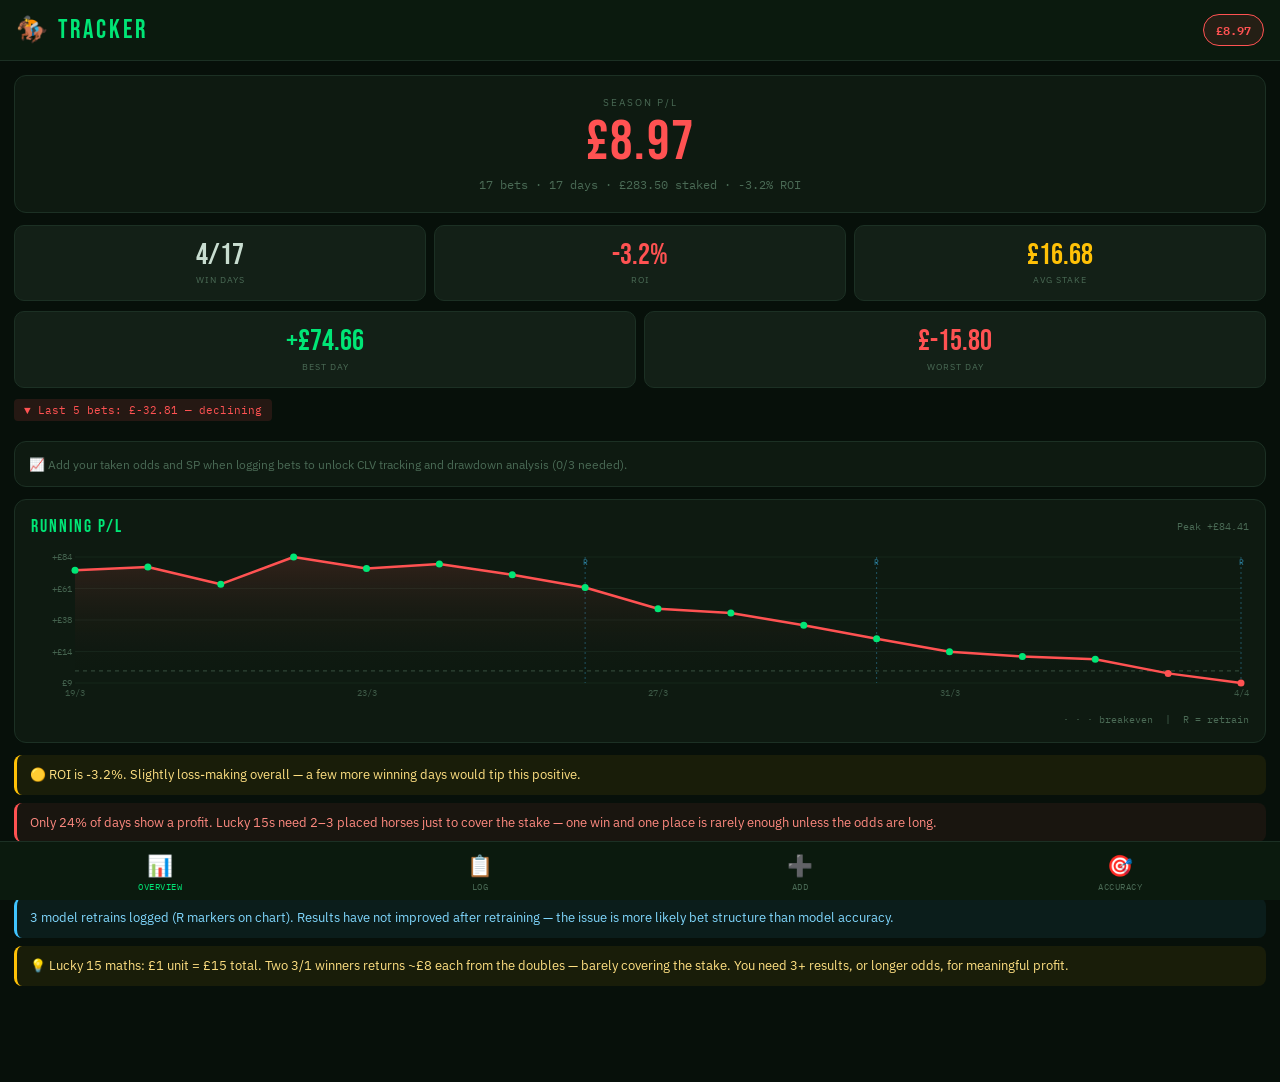
<file: tracker.html>
<!DOCTYPE html>

<html lang="en">
<head>
<meta charset="UTF-8">
<meta name="viewport" content="width=device-width,initial-scale=1,maximum-scale=1,user-scalable=no">
<title>🏇 Bet Tracker</title>
<link rel="apple-touch-icon" href="apple-touch-icon.png">
<style>
@import url('https://fonts.googleapis.com/css2?family=Bebas+Neue&family=IBM+Plex+Mono:wght@400;600&family=IBM+Plex+Sans:wght@300;400;600&display=swap');
:root{--g:#00e676;--gold:#ffc107;--bg:#07100a;--sf:#0e1a11;--sf2:#132017;--bd:#1c3024;--tx:#c8ddd0;--mt:#4a6a55;--bl:#40c4ff;--re:#ff5252}
*{box-sizing:border-box;margin:0;padding:0;-webkit-tap-highlight-color:transparent}
body{font-family:'IBM Plex Sans',sans-serif;background:var(--bg);color:var(--tx);min-height:100vh;padding-bottom:72px}
.hdr{background:#0b1a0e;border-bottom:1px solid var(--bd);padding:14px 16px;display:flex;align-items:center;justify-content:space-between;position:sticky;top:0;z-index:200}
.hdr-title{font-family:'Bebas Neue',sans-serif;font-size:1.6rem;color:var(--g);letter-spacing:3px}
.pl-pill{font-family:'IBM Plex Mono',monospace;font-size:.72rem;font-weight:600;padding:5px 12px;border-radius:20px;border:1px solid var(--bd);color:var(--mt)}
.pl-pill.pos{border-color:var(--g);color:var(--g);background:rgba(0,230,118,.1)}
.pl-pill.neg{border-color:var(--re);color:var(--re);background:rgba(255,82,82,.1)}
.bnav{position:fixed;bottom:0;left:0;right:0;background:#0b1a0e;border-top:1px solid var(--bd);display:flex;z-index:200;padding-bottom:env(safe-area-inset-bottom)}
.bnav-tab{flex:1;padding:10px 4px 8px;text-align:center;cursor:pointer;border:none;background:transparent;color:var(--mt);font-family:'IBM Plex Mono',monospace;font-size:.55rem;letter-spacing:.5px;text-transform:uppercase}
.bnav-tab .ico{font-size:1.3rem;display:block;margin-bottom:2px}
.bnav-tab.on{color:var(--g)}
.scr{display:none;padding:14px 14px 16px}
.scr.on{display:block}
.card{background:var(--sf);border:1px solid var(--bd);border-radius:12px;padding:16px;margin-bottom:12px}
.ct{font-family:'Bebas Neue',sans-serif;font-size:1.1rem;color:var(--g);letter-spacing:2px;margin-bottom:12px;padding-bottom:10px;border-bottom:1px solid var(--bd)}
.sg2{display:grid;grid-template-columns:1fr 1fr;gap:8px;margin-bottom:10px}
.sg3{display:grid;grid-template-columns:1fr 1fr 1fr;gap:8px;margin-bottom:10px}
.sbox{background:var(--sf2);border:1px solid var(--bd);border-radius:10px;padding:14px 10px;text-align:center}
.sval{font-family:'Bebas Neue',sans-serif;font-size:1.9rem;line-height:1;margin-bottom:3px}
.slbl{font-size:.58rem;color:var(--mt);text-transform:uppercase;letter-spacing:1px}
.sval.pos{color:var(--g)}.sval.neg{color:var(--re)}.sval.neu{color:var(--gold)}.sval.wh{color:var(--tx)}
.hero{background:var(--sf);border:1px solid var(--bd);border-radius:12px;padding:20px 16px;margin-bottom:12px;text-align:center}
.hero-lbl{font-size:.62rem;text-transform:uppercase;letter-spacing:2px;color:var(--mt);margin-bottom:6px}
.hero-val{font-family:'Bebas Neue',sans-serif;font-size:3.5rem;line-height:1;letter-spacing:2px}
.hero-val.pos{color:var(--g)}.hero-val.neg{color:var(--re)}
.hero-sub{font-size:.75rem;color:var(--mt);margin-top:6px;font-family:'IBM Plex Mono',monospace}
.chart-wrap{width:100%;height:160px;margin-bottom:6px}
canvas{width:100%!important;height:100%!important}
.chart-note{font-size:.6rem;color:var(--mt);text-align:right;font-family:'IBM Plex Mono',monospace}
.insight{padding:10px 13px;border-radius:8px;font-size:.8rem;margin-bottom:8px;border-left:3px solid;line-height:1.55}
.ig{background:rgba(0,230,118,.07);border-color:var(--g);color:#9ef5c0}
.iw{background:rgba(255,193,7,.07);border-color:var(--gold);color:#ffe082}
.ir{background:rgba(255,82,82,.07);border-color:var(--re);color:#ff8a80}
.ib{background:rgba(64,196,255,.07);border-color:var(--bl);color:#80d8ff}
.trend{display:inline-block;font-family:'IBM Plex Mono',monospace;font-size:.7rem;padding:4px 10px;border-radius:4px;margin-bottom:10px}
.trend.up{background:rgba(0,230,118,.12);color:var(--g)}
.trend.dn{background:rgba(255,82,82,.12);color:var(--re)}
.trend.fl{background:rgba(255,193,7,.1);color:var(--gold)}
.day-card{background:var(--sf2);border:1px solid var(--bd);border-radius:10px;padding:12px 14px;margin-bottom:8px;display:flex;align-items:center;gap:12px}
.day-card.win{border-left:3px solid var(--g)}
.day-card.loss{border-left:3px solid var(--re)}
.day-date{font-size:.7rem;color:var(--mt);font-family:'IBM Plex Mono',monospace;white-space:nowrap}
.day-type{font-size:.62rem;color:var(--mt);text-transform:uppercase;letter-spacing:.5px;margin-top:2px}
.day-notes{font-size:.65rem;color:var(--mt);margin-top:3px;line-height:1.3}
.day-pl{font-family:'Bebas Neue',sans-serif;font-size:1.5rem;text-align:right;white-space:nowrap;flex-shrink:0}
.day-pl.pos{color:var(--g)}.day-pl.neg{color:var(--re)}
.day-stake{font-size:.6rem;color:var(--mt);text-align:right;font-family:'IBM Plex Mono',monospace}
.day-del{background:transparent;border:none;color:var(--bd);font-size:.9rem;cursor:pointer;padding:6px;flex-shrink:0}
.day-del:active{color:var(--re)}
.retrain-dot{display:inline-block;width:6px;height:6px;border-radius:50%;background:var(--bl);margin-left:5px;vertical-align:middle}
.fl{font-size:.62rem;text-transform:uppercase;letter-spacing:1px;color:var(--mt);margin-bottom:5px}
.fi{width:100%;background:#0a0f0d;border:1px solid var(--bd);border-radius:8px;color:var(--tx);font-family:'IBM Plex Mono',monospace;font-size:1rem;padding:12px;outline:none;-webkit-appearance:none;margin-bottom:10px}
.fi:focus{border-color:var(--g)}
.fi.gold{color:var(--gold)}
.fi-row{display:grid;grid-template-columns:1fr 1fr;gap:10px}
.btn{font-family:'IBM Plex Mono',monospace;font-size:.8rem;font-weight:600;letter-spacing:.8px;text-transform:uppercase;padding:14px 16px;border:none;border-radius:10px;cursor:pointer;width:100%;margin-top:4px}
.bg{background:var(--g);color:var(--bg)}
.bo{background:transparent;color:var(--g);border:1px solid var(--g)}
.bt-wrap{display:flex;flex-wrap:wrap;gap:6px;margin-bottom:14px}
.bt{padding:9px 14px;border-radius:20px;border:1px solid var(--bd);cursor:pointer;font-size:.72rem;font-family:'IBM Plex Mono',monospace;color:var(--mt);background:var(--sf2)}
.bt.on{border-color:var(--g);color:var(--g);background:rgba(0,230,118,.1)}
.retrain-row{display:flex;align-items:center;gap:10px;padding:12px;background:var(--sf2);border:1px solid var(--bd);border-radius:8px;margin-bottom:10px}
.retrain-row label{font-size:.8rem;color:var(--mt);flex:1;cursor:pointer}
.toggle{position:relative;width:40px;height:22px;flex-shrink:0}
.toggle input{opacity:0;width:0;height:0;position:absolute}
.toggle-track{position:absolute;inset:0;background:var(--bd);border-radius:11px;cursor:pointer;transition:.2s}
.toggle input:checked+.toggle-track{background:var(--bl)}
.toggle-thumb{position:absolute;top:3px;left:3px;width:16px;height:16px;background:#fff;border-radius:50%;transition:.2s;pointer-events:none}
.toggle input:checked~.toggle-thumb{left:21px}
.add-status{min-height:20px;margin-top:8px;font-family:'IBM Plex Mono',monospace;font-size:.75rem}
.edit-panel{display:none;background:#0a0f0d;border-top:1px solid var(--bd);padding:12px;margin-top:2px;border-radius:0 0 10px 10px}
.edit-panel.open{display:block}
.edit-row{display:grid;grid-template-columns:1fr 1fr;gap:8px;margin-bottom:8px}
.edit-inp{width:100%;background:var(--sf);border:1px solid var(--bd);border-radius:6px;color:var(--tx);font-family:'IBM Plex Mono',monospace;font-size:.9rem;padding:9px 10px;outline:none;-webkit-appearance:none}
.edit-inp:focus{border-color:var(--g)}
.edit-inp.gold{color:var(--gold)}
.edit-btns{display:grid;grid-template-columns:1fr 1fr;gap:8px}
.edit-save{background:var(--g);color:var(--bg);border:none;border-radius:7px;padding:10px;font-family:'IBM Plex Mono',monospace;font-size:.72rem;font-weight:600;letter-spacing:.8px;text-transform:uppercase;cursor:pointer;width:100%}
.edit-cancel{background:transparent;color:var(--mt);border:1px solid var(--bd);border-radius:7px;padding:10px;font-family:'IBM Plex Mono',monospace;font-size:.72rem;font-weight:600;letter-spacing:.8px;text-transform:uppercase;cursor:pointer;width:100%}
.day-edit{background:transparent;border:none;color:var(--mt);font-size:.85rem;cursor:pointer;padding:6px;flex-shrink:0}
</style>
</head>
<body>

<div class="hdr">
  <div class="hdr-title">🏇 Tracker</div>
  <div class="pl-pill" id="plPill">—</div>
</div>

<!-- OVERVIEW -->

<div class="scr on" id="s-overview">
  <div class="hero">
    <div class="hero-lbl">Season P/L</div>
    <div class="hero-val" id="heroVal">—</div>
    <div class="hero-sub" id="heroSub">—</div>
  </div>
  <div class="sg3" id="statsTop"></div>
  <div class="sg2" id="statsBot"></div>
  <div id="trendWrap" style="margin-bottom:10px"></div>
  <div id="clvSection"></div>
  <div class="card">
    <div style="display:flex;align-items:center;justify-content:space-between;margin-bottom:10px">
      <div class="ct" style="margin-bottom:0;padding-bottom:0;border-bottom:none">Running P/L</div>
      <span id="peakNote" style="font-size:.62rem;color:var(--mt);font-family:'IBM Plex Mono',monospace"></span>
    </div>
    <div class="chart-wrap"><canvas id="plChart"></canvas></div>
    <div class="chart-note">· · · breakeven &nbsp;|&nbsp; R = retrain</div>
  </div>
  <div id="insightsBox"></div>
</div>

<!-- LOG -->

<div class="scr" id="s-log">
  <div style="display:flex;align-items:center;justify-content:space-between;margin-bottom:12px">
    <div style="font-family:'Bebas Neue',sans-serif;font-size:1.2rem;color:var(--g);letter-spacing:2px">Full Log</div>
    <button onclick="exportCSV()" style="font-family:'IBM Plex Mono',monospace;font-size:.65rem;font-weight:600;letter-spacing:.8px;text-transform:uppercase;padding:7px 14px;border-radius:8px;background:transparent;color:var(--g);border:1px solid var(--g);cursor:pointer">⬇ CSV</button>
  </div>
  <div id="logCards"></div>
</div>

<!-- ADD -->

<div class="scr" id="s-add">
  <div class="card">
    <div class="ct">Log Today's Bet</div>
    <div class="fl">Bet Type</div>
    <div class="bt-wrap">
      <div class="bt on" onclick="setBetType(this,'Lucky 15')">Lucky 15</div>
      <div class="bt" onclick="setBetType(this,'Placepot')">Placepot</div>
      <div class="bt" onclick="setBetType(this,'Each Way')">Each Way</div>
      <div class="bt" onclick="setBetType(this,'Win')">Win</div>
      <div class="bt" onclick="setBetType(this,'Other')">Other</div>
    </div>
    <div class="fl">Date</div>
    <input class="fi" type="date" id="fDate">
    <div class="fi-row" style="margin-bottom:0">
      <div>
        <div class="fl">Stake £</div>
        <input class="fi gold" type="number" id="fSpent" min="0" step="0.5" placeholder="15.00" inputmode="decimal">
      </div>
      <div>
        <div class="fl">Returned £</div>
        <input class="fi gold" type="number" id="fWon" min="0" step="0.01" placeholder="0.00" inputmode="decimal">
      </div>
    </div>
    <div class="fi-row" style="margin-bottom:0">
      <div>
        <div class="fl">Odds Taken</div>
        <input class="fi gold" type="number" id="fOdds" min="1" step="0.1" placeholder="e.g. 4.5" inputmode="decimal">
      </div>
      <div>
        <div class="fl">Starting Price (SP)</div>
        <input class="fi gold" type="number" id="fSP" min="1" step="0.1" placeholder="e.g. 4.0" inputmode="decimal">
      </div>
    </div>
    <div class="fl">Notes</div>
    <input class="fi" type="text" id="fNotes" placeholder="e.g. 3/6 placepot, 2 wins…">
    <div class="retrain-row" onclick="document.getElementById('fRetrain').click()" style="cursor:pointer">
      <label style="cursor:pointer;pointer-events:none">Model retrained today</label>
      <div class="toggle" style="pointer-events:none">
        <input type="checkbox" id="fRetrain" style="display:none">
        <div class="toggle-track" id="toggleTrack"></div>
        <div class="toggle-thumb" id="toggleThumb"></div>
      </div>
    </div>
    <button class="btn bg" onclick="addEntry()">+ Add Result</button>
    <div class="add-status" id="addStatus"></div>
  </div>
</div>

<!-- ACCURACY TAB -->

<div class="scr" id="s-accuracy">
  <div style="font-size:1.2rem;color:var(--g);letter-spacing:2px;margin-bottom:12px;font-weight:bold">🎯 Prediction Accuracy</div>
  <div id="acc-content">
    <div style="color:var(--mt);font-size:.85rem;padding:20px;text-align:center;line-height:1.6">
      No race results logged yet.<br>After predicting a race, use the<br><strong style="color:var(--tx)">📋 Log the Result</strong> panel<br>in the Predict tab to record outcomes.
    </div>
  </div>
</div>

<!-- Nav -->

<div class="bnav">
  <button class="bnav-tab on" id="nav-overview" onclick="goTab('overview')">
    <span class="ico">📊</span>Overview
  </button>
  <button class="bnav-tab" id="nav-log" onclick="goTab('log')">
    <span class="ico">📋</span>Log
  </button>
  <button class="bnav-tab" id="nav-add" onclick="goTab('add')">
    <span class="ico">➕</span>Add
  </button>
  <button class="bnav-tab" id="nav-accuracy" onclick="goTab('accuracy')">
    <span class="ico">🎯</span>Accuracy
  </button>
</div>

<script src="plog.js?v=6.3"></script>
<script>
var SEED=[
  {date:'2025-03-19',type:'Lucky 15',spent:24,   won:98.66,notes:'',        retrain:false},
  {date:'2025-03-20',type:'Lucky 15',spent:25,   won:27.35,notes:'',        retrain:false},
  {date:'2025-03-21',type:'Lucky 15',spent:21,   won:8.25, notes:'',        retrain:false},
  {date:'2025-03-22',type:'Lucky 15',spent:19,   won:39.15,notes:'',        retrain:false},
  {date:'2025-03-23',type:'Lucky 15',spent:20,   won:11.54,notes:'',        retrain:false},
  {date:'2025-03-24',type:'Lucky 15',spent:16,   won:19.33,notes:'',        retrain:false},
  {date:'2025-03-25',type:'Lucky 15',spent:19.5, won:11.46,notes:'',        retrain:false},
  {date:'2025-03-26',type:'Lucky 15',spent:17,   won:7.60, notes:'Retrained model',retrain:true},
  {date:'2025-03-27',type:'Lucky 15',spent:17,   won:1.20, notes:'',        retrain:false},
  {date:'2025-03-28',type:'Lucky 15',spent:15,   won:11.80,notes:'',        retrain:false},
  {date:'2025-03-29',type:'Lucky 15',spent:9,    won:0,    notes:'',        retrain:false},
  {date:'2025-03-30',type:'Lucky 15',spent:10,   won:0,    notes:'Retrained model',retrain:true},
  {date:'2025-03-31',type:'Lucky 15',spent:15,   won:5.36, notes:'',        retrain:false},
  {date:'2025-04-01',type:'Lucky 15',spent:9,    won:5.50, notes:'',        retrain:false},
  {date:'2025-04-02',type:'Lucky 15',spent:7,    won:4.90, notes:'',        retrain:false},
  {date:'2025-04-03',type:'Lucky 15',spent:21,   won:10.56,notes:'',        retrain:false},
  {date:'2025-04-04',type:'Lucky 15',spent:19,   won:11.87,notes:'1 win 1 place, still lost. Retrained.',retrain:true},
];

var LS_KEY='rp_results_v2';
var DATA=(function(){
  try{var r=localStorage.getItem(LS_KEY);if(r)return JSON.parse(r);}catch(e){}
  localStorage.setItem(LS_KEY,JSON.stringify(SEED));
  return SEED.slice();
})();

function save(){try{localStorage.setItem(LS_KEY,JSON.stringify(DATA));}catch(e){}}
function sortedData(){return DATA.slice().sort(function(a,b){return a.date<b.date?-1:1;});}

function goTab(t){
  ['overview','log','add','accuracy'].forEach(function(id){
    document.getElementById('s-'+id).classList.toggle('on',id===t);
    document.getElementById('nav-'+id).classList.toggle('on',id===t);
  });
  if(t==='log')renderLog();
  if(t==='accuracy')renderAccuracy();
}

var curType='Lucky 15';
function setBetType(el,t){
  curType=t;
  document.querySelectorAll('.bt').forEach(function(b){b.classList.remove('on');});
  el.classList.add('on');
}

(function(){
  var n=new Date();
  document.getElementById('fDate').value=n.getFullYear()+'-'+String(n.getMonth()+1).padStart(2,'0')+'-'+String(n.getDate()).padStart(2,'0');
})();

function calc(data){
  if(!data.length)return{days:0,spent:0,won:0,net:0,roi:0,winDays:0,lossDays:0,running:[],best:0,worst:0,last5:0,avgStake:0,avgReturn:0};
  var spent=0,won=0,winDays=0,lossDays=0,running=[],cum=0,best=-9999,worst=9999;
  data.forEach(function(r){
    var pl=r.won-r.spent;spent+=r.spent;won+=r.won;cum+=pl;
    running.push(Math.round(cum*100)/100);
    if(pl>0){winDays++;if(pl>best)best=pl;}
    if(pl<=0){lossDays++;if(pl<worst)worst=pl;}
  });
  var net=won-spent;
  var last5=data.slice(-5).reduce(function(s,r){return s+(r.won-r.spent);},0);
  var uniqueDays=Object.keys(data.reduce(function(m,r){m[r.date]=1;return m;},{})).length;

  // Closing Line Value: % of bets where your odds > SP
  var clvBets   = data.filter(function(r){ return r.odds>0 && r.sp>0; });
  var clvBeaten = clvBets.filter(function(r){ return r.odds >= r.sp; }).length;
  var clvPct    = clvBets.length > 0 ? Math.round(clvBeaten/clvBets.length*100) : null;
  var avgEdge   = clvBets.length > 0
    ? Math.round(clvBets.reduce(function(s,r){ return s+((r.odds-r.sp)/r.sp*100); },0) / clvBets.length * 10) / 10
    : null;

  // Drawdown: max peak-to-trough, current drawdown from peak
  var peak = 0, maxDD = 0, curDD = 0;
  running.forEach(function(v){
    if (v > peak) peak = v;
    var dd = peak - v;
    if (dd > maxDD) maxDD = dd;
  });
  curDD = peak - (running[running.length-1]||0);

  // Losing streak
  var maxLoseStreak = 0, curStreak = 0;
  data.forEach(function(r){ var pl=r.won-r.spent; if(pl<=0){curStreak++;if(curStreak>maxLoseStreak)maxLoseStreak=curStreak;}else{curStreak=0;} });

  var uniqueDays2=Object.keys(data.reduce(function(m,r){m[r.date]=1;return m;},{})).length;
  return{
    days:data.length, uniqueDays:uniqueDays2,
    spent:Math.round(spent*100)/100, won:Math.round(won*100)/100,
    net:Math.round(net*100)/100, roi:Math.round(net/spent*10000)/100,
    winDays, lossDays, running,
    best:Math.round(best*100)/100, worst:Math.round(worst*100)/100,
    last5:Math.round(last5*100)/100,
    avgStake:Math.round(spent/data.length*100)/100,
    avgReturn:Math.round(won/data.length*100)/100,
    clvPct, avgEdge, clvCount:clvBets.length,
    maxDD:Math.round(maxDD*100)/100,
    curDD:Math.round(curDD*100)/100,
    maxLoseStreak
  };
}

function sbox(v,l,c){return'<div class="sbox"><div class="sval '+c+'">'+v+'</div><div class="slbl">'+l+'</div></div>';}

function render(){
  var d=sortedData();
  var s=calc(d);

  var pill=document.getElementById('plPill');
  var ns=(s.net>=0?'+':'')+'£'+Math.abs(s.net).toFixed(2);
  pill.textContent=ns;
  pill.className='pl-pill '+(s.net>=0?'pos':'neg');

  document.getElementById('heroVal').textContent=(s.net>=0?'+':'')+'£'+Math.abs(s.net).toFixed(2);
  document.getElementById('heroVal').className='hero-val '+(s.net>=0?'pos':'neg');
  document.getElementById('heroSub').textContent=s.days+' bets · '+s.uniqueDays+' days · £'+s.spent.toFixed(2)+' staked · '+s.roi.toFixed(1)+'% ROI';

  document.getElementById('statsTop').innerHTML=
    sbox(s.winDays+'/'+s.uniqueDays,'Win Days','wh')+
    sbox(s.roi.toFixed(1)+'%','ROI',s.roi>=0?'pos':'neg')+
    sbox('£'+s.avgStake.toFixed(2),'Avg Stake','neu');
  document.getElementById('statsBot').innerHTML=
    sbox('+£'+s.best.toFixed(2),'Best Day','pos')+
    sbox('£'+s.worst.toFixed(2),'Worst Day','neg');

  // CLV section
  var clvEl = document.getElementById('clvSection');
  if (clvEl) {
    if (s.clvCount >= 3) {
      var clvColor = s.clvPct >= 50 ? 'var(--g)' : 'var(--re)';
      var edgeColor = s.avgEdge >= 0 ? 'var(--g)' : 'var(--re)';
      clvEl.innerHTML =
        '<div style="background:var(--sf);border:1px solid var(--bd);border-radius:12px;padding:14px;margin-bottom:12px">'
        + '<div style="font-size:.65rem;text-transform:uppercase;letter-spacing:1px;color:var(--mt);margin-bottom:10px">📈 Closing Line Value — beating the market</div>'
        + '<div style="display:grid;grid-template-columns:1fr 1fr 1fr;gap:8px">'
          + '<div style="background:var(--sf2);border:1px solid var(--bd);border-radius:10px;padding:12px;text-align:center">'
            + '<div style="font-size:1.8rem;font-weight:700;color:'+clvColor+';line-height:1">' + s.clvPct + '%</div>'
            + '<div style="font-size:.58rem;color:var(--mt);text-transform:uppercase;letter-spacing:1px;margin-top:3px">CLV Rate</div>'
          + '</div>'
          + '<div style="background:var(--sf2);border:1px solid var(--bd);border-radius:10px;padding:12px;text-align:center">'
            + '<div style="font-size:1.8rem;font-weight:700;color:'+edgeColor+';line-height:1">' + (s.avgEdge>=0?'+':'') + s.avgEdge + '%</div>'
            + '<div style="font-size:.58rem;color:var(--mt);text-transform:uppercase;letter-spacing:1px;margin-top:3px">Avg Edge</div>'
          + '</div>'
          + '<div style="background:var(--sf2);border:1px solid var(--bd);border-radius:10px;padding:12px;text-align:center">'
            + '<div style="font-size:1.8rem;font-weight:700;color:var(--mt);line-height:1">' + s.clvCount + '</div>'
            + '<div style="font-size:.58rem;color:var(--mt);text-transform:uppercase;letter-spacing:1px;margin-top:3px">Tracked</div>'
          + '</div>'
        + '</div>'
        + '<div style="font-size:.68rem;color:var(--mt);margin-top:8px;line-height:1.5">'
          + (s.clvPct >= 55 ? '✅ Beating the market consistently — strong long-term indicator.' :
             s.clvPct >= 45 ? '🟡 Roughly matching the market. Aim to beat SP on 55%+ of bets.' :
             '🔴 Losing to the market on most bets. Shop around for better odds earlier.')
        + '</div></div>'
        + '<div style="background:var(--sf);border:1px solid var(--bd);border-radius:12px;padding:14px;margin-bottom:12px">'
        + '<div style="font-size:.65rem;text-transform:uppercase;letter-spacing:1px;color:var(--mt);margin-bottom:10px">📉 Drawdown & Risk</div>'
        + '<div style="display:grid;grid-template-columns:1fr 1fr 1fr;gap:8px">'
          + '<div style="background:var(--sf2);border:1px solid var(--bd);border-radius:10px;padding:12px;text-align:center">'
            + '<div style="font-size:1.8rem;font-weight:700;color:var(--re);line-height:1">£' + s.maxDD.toFixed(0) + '</div>'
            + '<div style="font-size:.58rem;color:var(--mt);text-transform:uppercase;letter-spacing:1px;margin-top:3px">Max Drawdown</div>'
          + '</div>'
          + '<div style="background:var(--sf2);border:1px solid var(--bd);border-radius:10px;padding:12px;text-align:center">'
            + '<div style="font-size:1.8rem;font-weight:700;color:'+(s.curDD>10?'var(--re)':'var(--mt)')+';line-height:1">£' + s.curDD.toFixed(0) + '</div>'
            + '<div style="font-size:.58rem;color:var(--mt);text-transform:uppercase;letter-spacing:1px;margin-top:3px">Current DD</div>'
          + '</div>'
          + '<div style="background:var(--sf2);border:1px solid var(--bd);border-radius:10px;padding:12px;text-align:center">'
            + '<div style="font-size:1.8rem;font-weight:700;color:'+(s.maxLoseStreak>=5?'var(--re)':'var(--mt)')+';line-height:1">' + s.maxLoseStreak + '</div>'
            + '<div style="font-size:.58rem;color:var(--mt);text-transform:uppercase;letter-spacing:1px;margin-top:3px">Worst Streak</div>'
          + '</div>'
        + '</div></div>';
    } else {
      clvEl.innerHTML = '<div style="background:var(--sf);border:1px solid var(--bd);border-radius:12px;padding:14px;margin-bottom:12px;font-size:.78rem;color:var(--mt)">📈 Add your taken odds and SP when logging bets to unlock CLV tracking and drawdown analysis (' + s.clvCount + '/3 needed).</div>';
    }
  }

  var tEl=document.getElementById('trendWrap');
  if(s.days>=3){
    var tc,tt;
    if(s.last5>2){tc='up';tt='▲ Last 5 bets: +£'+s.last5.toFixed(2)+' — improving';}
    else if(s.last5<-2){tc='dn';tt='▼ Last 5 bets: £'+s.last5.toFixed(2)+' — declining';}
    else{tc='fl';tt='~ Last 5 bets: flat (£'+(s.last5>=0?'+':'')+s.last5.toFixed(2)+')';}
    tEl.innerHTML='<span class="trend '+tc+'">'+tt+'</span>';
  }

  drawChart(d,s);

  if(s.running.length){
    var pk=Math.max.apply(null,s.running);
    document.getElementById('peakNote').textContent='Peak +£'+pk.toFixed(2);
  }

  // Honest insights
  var ins=[];
  var winPct=Math.round(s.winDays/Math.max(s.uniqueDays,1)*100);

  if(s.roi<-10)
    ins.push({c:'ir',t:'🔴 ROI is '+s.roi.toFixed(1)+'% — the app is losing money at a meaningful rate. Worth reconsidering stake size or bet type before continuing.'});
  else if(s.roi<0)
    ins.push({c:'iw',t:'🟡 ROI is '+s.roi.toFixed(1)+'%. Slightly loss-making overall — a few more winning days would tip this positive.'});
  else
    ins.push({c:'ig',t:'🟢 ROI is +'+s.roi.toFixed(1)+'% — currently profitable. Variance is still a factor so keep consistent.'});

  if(winPct<30)
    ins.push({c:'ir',t:'Only '+winPct+'% of days show a profit. Lucky 15s need 2–3 placed horses just to cover the stake — one win and one place is rarely enough unless the odds are long.'});

  if(s.days>=6){
    var early=d.slice(0,Math.floor(d.length/2));
    var late=d.slice(Math.floor(d.length/2));
    var earlyNet=early.reduce(function(s,r){return s+(r.won-r.spent);},0);
    var lateNet=late.reduce(function(s,r){return s+(r.won-r.spent);},0);
    if(lateNet<earlyNet-10)
      ins.push({c:'ir',t:'Performance has got worse over time. First '+early.length+' days: '+(earlyNet>=0?'+':'')+'£'+earlyNet.toFixed(2)+'. Last '+late.length+' days: £'+lateNet.toFixed(2)+'.'});
  }

  var retrains=d.filter(function(r){return r.retrain;});
  if(retrains.length>=2)
    ins.push({c:'ib',t:retrains.length+' model retrains logged (R markers on chart). Results have not improved after retraining — the issue is more likely bet structure than model accuracy.'});

  ins.push({c:'iw',t:'💡 Lucky 15 maths: £1 unit = £15 total. Two 3/1 winners returns ~£8 each from the doubles — barely covering the stake. You need 3+ results, or longer odds, for meaningful profit.'});

  document.getElementById('insightsBox').innerHTML=ins.map(function(i){
    return'<div class="insight '+i.c+'">'+i.t+'</div>';
  }).join('');
}

function drawChart(d,s){
  var cv=document.getElementById('plChart');
  var ctx=cv.getContext('2d');
  var dpr=window.devicePixelRatio||1;
  var W=cv.offsetWidth,H=cv.offsetHeight;
  cv.width=W*dpr;cv.height=H*dpr;ctx.scale(dpr,dpr);
  ctx.clearRect(0,0,W,H);
  var pts=s.running;
  if(!pts.length)return;
  var mn=Math.min(0,Math.min.apply(null,pts));
  var mx=Math.max(0,Math.max.apply(null,pts));
  var pd={t:10,r:8,b:24,l:44};
  var cW=W-pd.l-pd.r,cH=H-pd.t-pd.b,rng=(mx-mn)||1;
  function xp(i){return pd.l+(i/Math.max(pts.length-1,1))*cW;}
  function yp(v){return pd.t+cH-((v-mn)/rng)*cH;}
  ctx.strokeStyle='rgba(28,48,36,.6)';ctx.lineWidth=1;
  for(var g=0;g<=4;g++){
    var gv=mn+(mx-mn)/4*g,gy=yp(gv);
    ctx.beginPath();ctx.moveTo(pd.l,gy);ctx.lineTo(W-pd.r,gy);ctx.stroke();
    ctx.fillStyle='rgba(74,106,85,.9)';ctx.font='9px IBM Plex Mono,monospace';ctx.textAlign='right';
    ctx.fillText((gv>=0?'+':'')+'£'+Math.abs(gv).toFixed(0),pd.l-3,gy+3);
  }
  var y0=yp(0);
  ctx.setLineDash([4,4]);ctx.strokeStyle='rgba(74,106,85,.7)';ctx.lineWidth=1;
  ctx.beginPath();ctx.moveTo(pd.l,y0);ctx.lineTo(W-pd.r,y0);ctx.stroke();
  ctx.setLineDash([]);
  d.forEach(function(r,i){
    if(!r.retrain)return;
    var x=xp(i);
    ctx.setLineDash([2,3]);ctx.strokeStyle='rgba(64,196,255,.35)';ctx.lineWidth=1;
    ctx.beginPath();ctx.moveTo(x,pd.t);ctx.lineTo(x,H-pd.b);ctx.stroke();
    ctx.setLineDash([]);
    ctx.fillStyle='rgba(64,196,255,.65)';ctx.font='8px IBM Plex Mono,monospace';ctx.textAlign='center';
    ctx.fillText('R',x,pd.t+8);
  });
  ctx.beginPath();
  ctx.moveTo(xp(0),yp(pts[0]));
  pts.forEach(function(v,i){ctx.lineTo(xp(i),yp(v));});
  ctx.lineTo(xp(pts.length-1),y0);ctx.lineTo(xp(0),y0);ctx.closePath();
  var grad=ctx.createLinearGradient(0,pd.t,0,H-pd.b);
  grad.addColorStop(0,pts[pts.length-1]>=0?'rgba(0,230,118,.2)':'rgba(255,82,82,.15)');
  grad.addColorStop(1,'rgba(0,0,0,0)');
  ctx.fillStyle=grad;ctx.fill();
  ctx.beginPath();
  pts.forEach(function(v,i){i===0?ctx.moveTo(xp(0),yp(v)):ctx.lineTo(xp(i),yp(v));});
  ctx.strokeStyle=pts[pts.length-1]>=0?'#00e676':'#ff5252';
  ctx.lineWidth=2.5;ctx.lineJoin='round';ctx.stroke();
  pts.forEach(function(v,i){
    ctx.beginPath();ctx.arc(xp(i),yp(v),3.5,0,Math.PI*2);
    ctx.fillStyle=v>=0?'#00e676':'#ff5252';ctx.fill();
  });
  var step=Math.max(1,Math.ceil(pts.length/5));
  d.forEach(function(r,i){
    if(i%step===0||i===pts.length-1){
      var dt=new Date(r.date);
      ctx.fillStyle='rgba(74,106,85,.8)';ctx.font='9px IBM Plex Mono,monospace';ctx.textAlign='center';
      ctx.fillText(dt.getDate()+'/'+(dt.getMonth()+1),xp(i),H-pd.b+13);
    }
  });
}

function renderLog(){
  var d=sortedData().reverse();
  if(!d.length){
    document.getElementById('logCards').innerHTML='<div style="color:var(--mt);font-size:.85rem;padding:20px;text-align:center">No results yet.</div>';
    return;
  }
  // Use index in DATA array as stable key
  var asc=sortedData();
  document.getElementById('logCards').innerHTML=d.map(function(r){
    var idx=DATA.indexOf(r); // original index
    var pl=r.won-r.spent;
    var plStr=(pl>=0?'+':'')+'£'+Math.abs(pl).toFixed(2);
    var dt=new Date(r.date);
    var ds=dt.getDate()+'/'+(dt.getMonth()+1)+'/'+dt.getFullYear();
    var retDot=r.retrain?'<span class="retrain-dot"></span>':'';
    var notes=r.notes?'<div class="day-notes">'+r.notes+'</div>':'';
    // Edit panel pre-filled with current values
    var editPanel=
      '<div class="edit-panel" id="ep_'+idx+'">'
        +'<div class="edit-row">'
          +'<div><div class="fl">Stake £</div>'
            +'<input class="edit-inp gold" id="es_'+idx+'" type="number" min="0" step="0.5" inputmode="decimal" value="'+r.spent.toFixed(2)+'">'
          +'</div>'
          +'<div><div class="fl">Returned £</div>'
            +'<input class="edit-inp gold" id="ew_'+idx+'" type="number" min="0" step="0.01" inputmode="decimal" value="'+r.won.toFixed(2)+'">'
          +'</div>'
        +'</div>'
        +'<div style="margin-bottom:8px"><div class="fl">Notes</div>'
          +'<input class="edit-inp" id="en_'+idx+'" type="text" value="'+((r.notes||'').replace(/'/g,"&#39;"))+'">'
        +'</div>'
        +'<div class="edit-btns">'
          +'<button class="edit-save" onclick="saveEdit('+idx+')">✓ Save</button>'
          +'<button class="edit-cancel" onclick="closeEdit('+idx+')">Cancel</button>'
        +'</div>'
      +'</div>';
    return'<div class="day-card '+(pl>0?'win':'loss')+(r.retrain?' retrain':'')+'" id="dc_'+idx+'" style="flex-wrap:wrap;align-items:flex-start">'
      +'<div style="flex:1;min-width:0">'
        +'<div class="day-date">'+ds+retDot+'</div>'
        +'<div class="day-type">'+r.type+'</div>'
        +notes
      +'</div>'
      +'<div style="text-align:right;flex-shrink:0">'
        +'<div class="day-pl '+(pl>=0?'pos':'neg')+'">'+plStr+'</div>'
        +'<div class="day-stake">Staked £'+r.spent.toFixed(2)+'</div>'
        +'<div class="day-stake">Ret £'+r.won.toFixed(2)+'</div>'
      +'</div>'
      +'<div style="display:flex;flex-direction:column;gap:2px;flex-shrink:0">'
        +'<button class="day-edit" onclick="toggleEdit('+idx+')" title="Edit">✏️</button>'
        +'<button class="day-del"  onclick="delEntry('+idx+')"   title="Delete">✕</button>'
      +'</div>'
      +'<div style="width:100%">'+editPanel+'</div>'
      +'</div>';
  }).join('');
}

function toggleEdit(idx){
  var panel=document.getElementById('ep_'+idx);
  if(!panel)return;
  var isOpen=panel.classList.contains('open');
  // Close all other open panels first
  document.querySelectorAll('.edit-panel.open').forEach(function(p){p.classList.remove('open');});
  if(!isOpen){
    panel.classList.add('open');
    // Focus the returned field since that's most likely what needs fixing
    var ew=document.getElementById('ew_'+idx);
    if(ew){setTimeout(function(){ew.focus();ew.select();},80);}
  }
}

function closeEdit(idx){
  var panel=document.getElementById('ep_'+idx);
  if(panel)panel.classList.remove('open');
}

function saveEdit(idx){
  var r=DATA[idx];
  if(!r)return;
  var newSpent=parseFloat(document.getElementById('es_'+idx).value);
  var newWon  =parseFloat(document.getElementById('ew_'+idx).value)||0;
  var newNotes=document.getElementById('en_'+idx).value.trim();
  if(isNaN(newSpent)||newSpent<=0){alert('Stake must be greater than zero.');return;}
  DATA[idx]=Object.assign({},r,{spent:newSpent,won:newWon,notes:newNotes});
  save();render();renderLog();
}

function delEntry(idx){
  if(!confirm('Delete this entry?'))return;
  DATA.splice(idx,1);
  save();render();renderLog();
}

function addEntry(){
  var date=document.getElementById('fDate').value;
  var spent=parseFloat(document.getElementById('fSpent').value);
  var won=parseFloat(document.getElementById('fWon').value)||0;
  var notes=document.getElementById('fNotes').value.trim();
  var retrain=document.getElementById('fRetrain').checked;
  var oddsIn=parseFloat(document.getElementById('fOdds').value)||0;
  var spIn=parseFloat(document.getElementById('fSP').value)||0;
  if(!date){showStatus('⚠ Select a date.','warn');return;}
  if(isNaN(spent)||spent<=0){showStatus('⚠ Enter your stake.','warn');return;}
  DATA.push({date:date,type:curType,spent:spent,won:won,notes:notes,retrain:retrain,odds:oddsIn,sp:spIn});
  save();
  document.getElementById('fSpent').value='';
  document.getElementById('fWon').value='';
  document.getElementById('fNotes').value='';
  document.getElementById('fOdds').value='';
  document.getElementById('fSP').value='';
  document.getElementById('fRetrain').checked=false;
  var pl=won-spent;
  showStatus('✓ '+(pl>=0?'+':'')+'£'+Math.abs(pl).toFixed(2)+' logged','ok');
  render();
  setTimeout(function(){goTab('overview');},900);
}

function showStatus(msg,type){
  var el=document.getElementById('addStatus');
  el.style.color=type==='ok'?'var(--g)':'var(--gold)';
  el.textContent=msg;
  setTimeout(function(){el.textContent='';},3000);
}

function exportCSV(){
  var d=sortedData();
  var rows=['Date,Type,Stake,Returned,P/L,Retrain,Notes'];
  d.forEach(function(r){
    var pl=(r.won-r.spent).toFixed(2);
    rows.push([r.date,r.type,r.spent.toFixed(2),r.won.toFixed(2),pl,r.retrain?'Yes':'No','"'+(r.notes||'')+'"'].join(','));
  });
  var blob=new Blob([rows.join('\n')],{type:'text/csv'});
  var url=URL.createObjectURL(blob);
  var a=document.createElement('a');a.href=url;a.download='bet_results.csv';
  document.body.appendChild(a);a.click();
  setTimeout(function(){document.body.removeChild(a);URL.revokeObjectURL(url);},200);
}

render();
window.addEventListener('resize',function(){render();});
// Sync toggle visual on change
document.getElementById('fRetrain').addEventListener('change',function(){
  var checked=this.checked;
  var track=document.getElementById('toggleTrack');
  var thumb=document.getElementById('toggleThumb');
  if(track)track.style.background=checked?'var(--bl)':'var(--bd)';
  if(thumb)thumb.style.left=checked?'21px':'3px';
});
// ── Prediction Accuracy ────────────────────────────────────
var PRED_LOG_KEY = 'rq_pred_log_v1';

function getPredLog() {
  try { return FIPlog.read(); } catch(e) { return []; }
}

function sbox(v,l,c){return '<div class="sbox"><div class="sval '+c+'">'+v+'</div><div class="slbl">'+l+'</div></div>';}

function renderAccuracy() {
  var log = getPredLog();
  var el  = document.getElementById('acc-content');
  if (!log.length) {
    el.innerHTML = '<div style="color:var(--mt);font-size:.85rem;padding:20px;text-align:center;line-height:1.6">No race results logged yet.<br>After predicting a race, use the<br><strong style="color:var(--tx)">📋 Log the Result</strong> panel<br>in the Predict tab to record outcomes.</div>';
    return;
  }

  // Calc overall metrics
  var total        = log.length;
  var topWon       = log.filter(function(e){ return e.topPickWon; }).length;
  var topPlaced    = log.filter(function(e){ return e.topPickPlaced; }).length;
  var anyTop3      = log.filter(function(e){ return e.anyTop3Placed > 0; }).length;
  var winnerInTop3 = log.filter(function(e){ return e.winnerRank > 0 && e.winnerRank <= 3; }).length;
  var avgWinRank   = log.filter(function(e){ return e.winnerRank > 0; })
                       .reduce(function(s,e){ return s+e.winnerRank; }, 0) /
                     Math.max(log.filter(function(e){ return e.winnerRank > 0; }).length, 1);

  var winPct    = Math.round(topWon/total*100);
  var placePct  = Math.round(topPlaced/total*100);
  var top3Pct   = Math.round(winnerInTop3/total*100);

  // Calibration: group by confidence bands
  var bands = [
    {label:'5-10%', min:5,  max:10,  correct:0, total:0},
    {label:'11-15%',min:11, max:15,  correct:0, total:0},
    {label:'16-20%',min:16, max:20,  correct:0, total:0},
    {label:'21-25%',min:21, max:25,  correct:0, total:0},
    {label:'26%+',  min:26, max:100, correct:0, total:0},
  ];
  log.forEach(function(e) {
    var conf = e.topPickConf || 0;
    bands.forEach(function(b) {
      if (conf >= b.min && conf <= b.max) {
        b.total++;
        if (e.topPickWon) b.correct++;
      }
    });
  });

  var h = '';

  // Summary stats
  h += '<div style="display:grid;grid-template-columns:1fr 1fr;gap:8px;margin-bottom:10px">'
    + sbox(winPct+'%', 'Top Pick Win Rate', winPct >= 20 ? 'pos' : winPct >= 10 ? 'neu' : 'neg')
    + sbox(placePct+'%', 'Top Pick Place Rate', placePct >= 35 ? 'pos' : 'neu')
    + sbox(top3Pct+'%', 'Winner in Top 3', top3Pct >= 40 ? 'pos' : 'neu')
    + sbox(avgWinRank.toFixed(1), 'Avg Winner Rank', avgWinRank <= 2.5 ? 'pos' : 'neu')
    + '</div>';

  // Context
  h += '<div class="insight '+(winPct>=20?'ig':winPct>=12?'iw':'ir')+'" style="margin-bottom:10px">';
  if (winPct >= 20) {
    h += '✅ Top pick winning ' + winPct + '% of races — above the random benchmark of ~10%. Model is adding value.';
  } else if (winPct >= 12) {
    h += '🟡 Top pick winning ' + winPct + '% — ahead of random but below target. More data needed for a clear picture.';
  } else {
    h += '🔴 Top pick winning ' + winPct + '% — below expected. Check if odds are being entered before predicting, and whether the model surface matches the races.';
  }
  h += '</div>';

  // Calibration chart
  var activeBands = bands.filter(function(b){ return b.total > 0; });
  if (activeBands.length >= 2) {
    h += '<div class="card" style="margin-bottom:10px">';
    h += '<div style="font-size:.65rem;text-transform:uppercase;letter-spacing:1px;color:var(--mt);margin-bottom:10px">Calibration — confidence vs actual win rate</div>';
    activeBands.forEach(function(b) {
      var actual = b.total > 0 ? Math.round(b.correct/b.total*100) : 0;
      var mid    = Math.round((b.min+b.max)/2);
      var diff   = actual - mid;
      var barCol = diff >= -3 ? 'var(--g)' : 'var(--re)';
      h += '<div style="margin-bottom:8px">'
        + '<div style="display:flex;justify-content:space-between;font-size:.7rem;margin-bottom:3px">'
          + '<span style="color:var(--mt)">' + b.label + ' confidence</span>'
          + '<span style="color:var(--tx)">' + actual + '% actual'
          + '<span style="color:var(--mt)"> (' + b.total + ' races)</span></span>'
        + '</div>'
        + '<div style="position:relative;height:10px;background:var(--sf2);border-radius:3px">'
          + '<div style="position:absolute;left:0;top:0;height:100%;width:'+Math.min(actual,100)+'%;background:'+barCol+';border-radius:3px;opacity:.8"></div>'
          + '<div style="position:absolute;top:-1px;height:12px;width:2px;background:rgba(255,255,255,.3);left:'+mid+'%"></div>'
        + '</div>'
      + '</div>';
    });
    h += '<div style="font-size:.6rem;color:var(--mt);margin-top:4px">White line = expected win rate for that confidence band</div>';
    h += '</div>';
  }

  // Recent race log
  h += '<div style="font-size:1rem;color:var(--g);letter-spacing:2px;margin-bottom:8px;font-weight:bold">Recent Races</div>';
  var recent = log.slice().reverse().slice(0, 15);
  recent.forEach(function(e) {
    var icon = e.topPickWon ? '🥇' : e.topPickPlaced ? '🏅' : e.anyTop3Placed > 0 ? '📍' : '❌';
    var topName = e.predictions && e.predictions[0] ? e.predictions[0].name.split(' ')[0] : '?';
    var winner  = e.actual && e.actual[0] ? e.actual[0].split(' ')[0] : '?';
    var conf    = e.topPickConf || 0;
    h += '<div class="day-card '+(e.topPickWon?'win':'loss')+'" style="margin-bottom:6px">'
      + '<div style="flex:1;min-width:0">'
        + '<div class="day-date">' + e.date + ' · ' + (e.time||'') + ' ' + (e.course||'') + '</div>'
        + '<div style="font-size:.72rem;color:var(--tx);margin-top:2px">' + icon + ' Picked: <strong>' + topName + '</strong> (' + conf + '%)</div>'
        + '<div style="font-size:.68rem;color:var(--mt);margin-top:1px">Winner: ' + winner
          + (e.winnerRank > 0 ? ' (was ranked #' + e.winnerRank + ')' : '') + '</div>'
      + '</div>'
      + '<div style="text-align:right;flex-shrink:0;font-size:.7rem;color:var(--mt)">'
        + (e.going||'') + '<br>' + (e.dist||'')
      + '</div>'
    + '</div>';
  });

  h += '<div style="font-size:.65rem;color:var(--mt);text-align:center;padding:8px 0">Based on ' + total + ' logged races · Log results in the Predict tab after each race</div>';

  el.innerHTML = h;
}

</script>

</body>
</html>
</file>
<file: theme.css>
/* ══════════════════════════════════════════════════════════════════════════
   FORMINTEL THEME — light and dark. Shared by the predictor and results app.
   Follows the phone's setting unless a theme is chosen (html[data-theme]).
   ══════════════════════════════════════════════════════════════════════════ */
:root {
  color-scheme: dark;
  --sans: 'Inter', -apple-system, BlinkMacSystemFont, 'Segoe UI', Roboto, sans-serif;
  --mono: 'JetBrains Mono', ui-monospace, SFMono-Regular, Menlo, monospace;
  --radius: 14px;

  --bg:#0b100e; --sf:#121a17; --sf2:#19231f; --inp:#0f1613; --hdr:rgba(11,16,14,.94);
  --bd:#24332c; --bd2:#33463d; --bd-rgb:36,51,44;
  --tx:#e3ece6; --white:#f5f9f6; --mt:#8a9d93;
  --g:#34e08c; --g-rgb:52,224,140; --g-ink:#04200f; --g-tx:#93f1bf;
  --gold:#ffc53d; --gold-rgb:255,197,61; --gold-tx:#ffe08a;
  --re:#ff6b6b; --re-rgb:255,107,107; --re-tx:#ff9d97;
  --bl:#5cb8ff; --bl-rgb:92,184,255; --bl-tx:#a3d6ff; --bl2-rgb:116,152,255;
  --pu:#ab8dff; --pu-rgb:171,141,255; --pu-tx:#d0bdff;
  --or:#ff9147; --or-rgb:255,145,71; --or-tx:#ffc08f;
  --ov-rgb:255,255,255;
  --shadow:0 1px 2px rgba(0,0,0,.35), 0 6px 18px rgba(0,0,0,.22);
  --shadow-sm:0 1px 2px rgba(0,0,0,.3);

  /* names the two apps already use */
  --text:var(--tx); --card:var(--sf); --green:var(--g); --red:var(--re); --blue:var(--bl);
  --orange:var(--or); --pace:var(--or); --closer:var(--pu);
}
@media (prefers-color-scheme: light) {
  :root:not([data-theme="dark"]) {
    color-scheme: light;
    --bg:#f2f5f3; --sf:#ffffff; --sf2:#f3f7f4; --inp:#ffffff; --hdr:rgba(255,255,255,.94);
    --bd:#dce5df; --bd2:#c5d2ca; --bd-rgb:220,229,223;
    --tx:#15221c; --white:#0c1812; --mt:#5c7066;
    --g:#0b8a4c; --g-rgb:11,138,76; --g-ink:#ffffff; --g-tx:#096e3c;
    --gold:#b5730b; --gold-rgb:214,150,20; --gold-tx:#875600;
    --re:#d43f3f; --re-rgb:212,63,63; --re-tx:#b5302d;
    --bl:#1f66d1; --bl-rgb:31,102,209; --bl-tx:#1a55ad; --bl2-rgb:40,92,222;
    --pu:#6a45d6; --pu-rgb:106,69,214; --pu-tx:#5434b6;
    --or:#d1620d; --or-rgb:209,98,13; --or-tx:#a24c07;
    --ov-rgb:0,0,0;
    --shadow:0 1px 2px rgba(16,40,28,.06), 0 6px 18px rgba(16,40,28,.07);
    --shadow-sm:0 1px 2px rgba(16,40,28,.08);
  }
}
:root[data-theme="light"] {
  color-scheme: light;
  --bg:#f2f5f3; --sf:#ffffff; --sf2:#f3f7f4; --inp:#ffffff; --hdr:rgba(255,255,255,.94);
  --bd:#dce5df; --bd2:#c5d2ca; --bd-rgb:220,229,223;
  --tx:#15221c; --white:#0c1812; --mt:#5c7066;
  --g:#0b8a4c; --g-rgb:11,138,76; --g-ink:#ffffff; --g-tx:#096e3c;
  --gold:#b5730b; --gold-rgb:214,150,20; --gold-tx:#875600;
  --re:#d43f3f; --re-rgb:212,63,63; --re-tx:#b5302d;
  --bl:#1f66d1; --bl-rgb:31,102,209; --bl-tx:#1a55ad; --bl2-rgb:40,92,222;
  --pu:#6a45d6; --pu-rgb:106,69,214; --pu-tx:#5434b6;
  --or:#d1620d; --or-rgb:209,98,13; --or-tx:#a24c07;
  --ov-rgb:0,0,0;
  --shadow:0 1px 2px rgba(16,40,28,.06), 0 6px 18px rgba(16,40,28,.07);
  --shadow-sm:0 1px 2px rgba(16,40,28,.08);
}

/* ── Shared pieces ───────────────────────────────────────────────────────── */
html, body { background: var(--bg); }
body { font-family: var(--sans); color: var(--tx); -webkit-font-smoothing: antialiased; font-feature-settings: 'cv11', 'ss01'; }
.theme-btn {
  width: 34px; height: 34px; border-radius: 10px; border: 1px solid var(--bd); background: var(--sf2);
  color: var(--tx); font-size: .95rem; line-height: 1; cursor: pointer; display: inline-flex;
  align-items: center; justify-content: center; padding: 0; flex-shrink: 0;
}
.theme-btn:active { transform: scale(.94); }
.seg { display: inline-flex; border: 1px solid var(--bd); border-radius: 10px; overflow: hidden; background: var(--sf2); }
.seg button { border: none; background: transparent; color: var(--mt); font: 600 .74rem var(--sans); padding: 8px 14px; cursor: pointer; }
.seg button.on { background: var(--g); color: var(--g-ink); }

/* Weather */
.wx-strip { background: var(--sf2); border: 1px solid var(--bd); border-radius: 12px; padding: 10px 12px; margin-bottom: 12px; }
.wx-strip:empty { display: none; }
.wx-main { display: flex; align-items: center; gap: 10px; }
.wx-ico { font-size: 1.6rem; line-height: 1; }
.wx-ttl { font-size: .86rem; font-weight: 700; color: var(--tx); }
.wx-sub { font-size: .72rem; color: var(--mt); line-height: 1.45; }
.wx-notes { margin-top: 8px; padding-top: 8px; border-top: 1px solid var(--bd); font-size: .74rem; line-height: 1.5; color: var(--tx); display: flex; flex-direction: column; gap: 4px; }
.wx-chip { font-size: .66rem; font-weight: 600; color: var(--mt); background: var(--sf2); border: 1px solid var(--bd); border-radius: 999px; padding: 2px 8px; margin-top: 4px; white-space: nowrap; }
.mk-value { background: rgba(var(--gold-rgb), .14); color: var(--gold); border: 1px solid rgba(var(--gold-rgb), .4); font-weight: 700; }

/* Results Weather tab */
.pad { padding: 16px; }
.muted { color: var(--mt); }
.good { color: var(--g); font-weight: 700; }
.bad { color: var(--re); font-weight: 700; }
.wx-intro { font-size: .76rem; color: var(--mt); line-height: 1.55; margin-bottom: 10px; }
.wx-status { font-family: var(--mono); font-size: .64rem; color: var(--mt); margin-bottom: 10px; }
.wx-verdict { background: var(--sf); border: 1px solid var(--bd); border-left: 4px solid var(--g); border-radius: 12px; padding: 12px 14px; font-size: .8rem; line-height: 1.55; margin-bottom: 12px; box-shadow: var(--shadow-sm); }
.wx-card { background: var(--sf); border: 1px solid var(--bd); border-radius: var(--radius); padding: 12px 12px 6px; margin-bottom: 12px; box-shadow: var(--shadow-sm); overflow-x: auto; }
.wx-card-ttl { font-size: .86rem; font-weight: 700; color: var(--tx); margin-bottom: 2px; }
.wx-card-sub { font-size: .68rem; color: var(--mt); margin-bottom: 8px; }
.wx-tbl { width: 100%; border-collapse: collapse; font-size: .72rem; }
.wx-tbl th { font-size: .58rem; font-weight: 600; text-transform: uppercase; letter-spacing: .5px; color: var(--mt); text-align: right; padding: 4px 5px; border-bottom: 1px solid var(--bd); white-space: nowrap; }
.wx-tbl th:first-child, .wx-tbl td:first-child { text-align: left; white-space: normal; min-width: 92px; }
.wx-tbl td { padding: 7px 4px; border-bottom: 1px solid var(--bd); text-align: right; white-space: nowrap; font-variant-numeric: tabular-nums; }
.wx-tbl tr:last-child td { border-bottom: none; }
.wx-mt { display: flex; justify-content: space-between; gap: 10px; padding: 8px 0; border-top: 1px solid var(--bd); font-size: .74rem; flex-wrap: wrap; }
.wx-mt-r { color: var(--mt); font-size: .7rem; }
.wx-foot { font-size: .62rem; color: var(--mt); margin-top: 6px; line-height: 1.5; }
</file>
